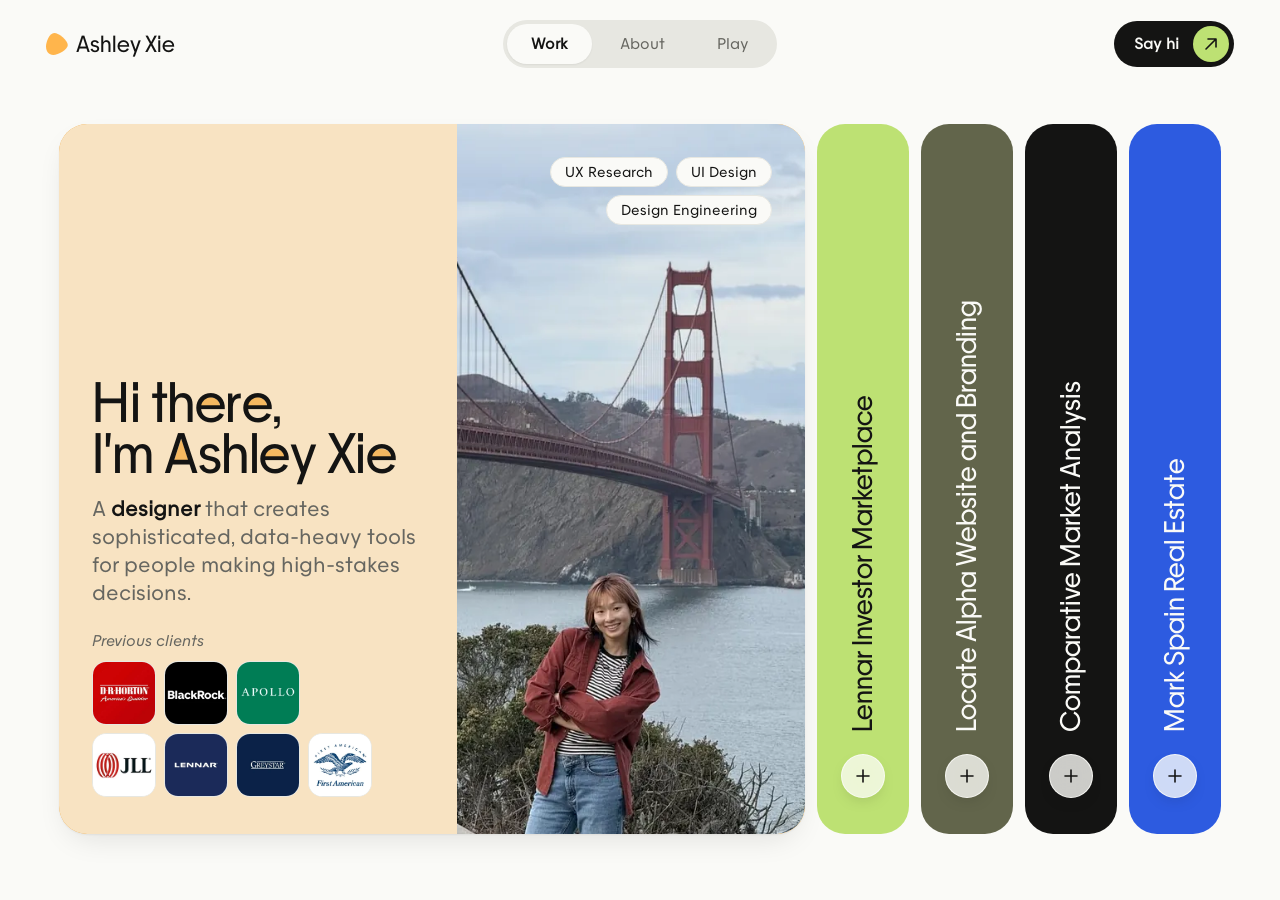
<file: index.html>
<!doctype html>
<html lang="en">
<head>
  <meta charset="utf-8" />
  <meta name="viewport" content="width=device-width, initial-scale=1" />
  <title>Ashley Xie, Designer</title>
  <meta name="description" content="Ashley Xie designs sophisticated, data-heavy tools for people making high-stakes decisions." />
  <link rel="preload" href="fonts/PPFrama-Regular.woff2" as="font" type="font/woff2" crossorigin />
  <link rel="preload" href="fonts/PPFramaText-Regular.woff2" as="font" type="font/woff2" crossorigin />
  <link rel="icon" type="image/svg+xml" href="images/blob.svg" />
  <link rel="icon" type="image/png" sizes="32x32" href="images/favicon-32.png" />
  <link rel="apple-touch-icon" href="images/apple-touch-icon.png" />
  <link rel="stylesheet" href="css/style.css?v=20261125035320" />
  <!-- The loading screen shows once per visit; later page changes skip it so the tab pill can slide -->
  <script>try{if(sessionStorage.getItem('p26-loaded'))document.documentElement.classList.add('no-loader')}catch(e){}</script>
</head>
<body>
  <div class="loader" id="loader" role="status" aria-label="Loading">
    <div class="loader__mark"><img class="loader__blob" src="images/blob.svg" alt="" aria-hidden="true" /><span class="loader__name">Ashley Xie</span></div>
  </div>
  <header class="nav">
    <a class="nav__name" href="./"><img class="nav__star" src="images/blob.svg" alt="" aria-hidden="true" />Ashley Xie</a>
    <nav class="nav__tabs" aria-label="Main">
      <a class="nav__tab is-active" href="./" aria-current="page"><span class="nav__pill" aria-hidden="true"></span><span class="nav__label" style="view-transition-name:nav-work">Work</span></a>
      <a class="nav__tab" href="about/"><span class="nav__label" style="view-transition-name:nav-about">About</span></a>
      <a class="nav__tab" href="play/"><span class="nav__label" style="view-transition-name:nav-play">Play</span></a>
    </nav>
    <a class="nav__cta" href="https://www.linkedin.com/in/ashley-xie/" target="_blank" rel="noopener noreferrer">
      <span>Say hi</span>
      <span class="nav__cta-icon" aria-hidden="true">
        <svg width="18" height="18" viewBox="0 0 18 18" fill="none"><path d="M4 14L14 4M6 4h8v8" stroke="currentColor" stroke-width="1.6" stroke-linecap="round" stroke-linejoin="round"/></svg>
      </span>
    </a>
    <button class="nav__burger" aria-expanded="false" aria-controls="menu" aria-label="Menu">
      <span></span><span></span>
    </button>
    <div class="menu" id="menu" hidden>
      <nav class="menu__links" aria-label="Main">
        <a class="menu__link is-active" href="./" aria-current="page">Work</a>
        <a class="menu__link" href="about/">About</a>
        <a class="menu__link" href="play/">Play</a>
      </nav>
      <a class="menu__cta" href="https://www.linkedin.com/in/ashley-xie/" target="_blank" rel="noopener noreferrer">
        <span>Say hi</span>
        <span class="nav__cta-icon" aria-hidden="true">
          <svg width="18" height="18" viewBox="0 0 18 18" fill="none"><path d="M4 14L14 4M6 4h8v8" stroke="currentColor" stroke-width="1.6" stroke-linecap="round" stroke-linejoin="round"/></svg>
        </span>
      </a>
    </div>
  </header>

  <main>
    <section class="acc" id="work" aria-label="Work">
      <div class="acc__track">

        <article class="strip strip--intro strip--portrait" data-open style="--accent:#F4B860;--on-accent:#141413;--tint:#F8E3C2;--edge:#141413">
          <div class="strip__media"><img class="strip__img" src="images/intro-me-1048.webp" srcset="images/intro-me-700.webp 700w, images/intro-me-1048.webp 1048w" sizes="(max-width: 760px) 100vw, 560px" width="1048" height="1280" fetchpriority="high" alt="Ashley Xie in front of the Golden Gate Bridge" /></div>
          <div class="strip__closed">
            <span class="strip__vt" aria-hidden="true"><span class="strip__vtitle">Introduction</span></span>
            <button class="strip__plus" aria-expanded="true" aria-label="Open 01, Introduction"><span class="strip__pf"></span><svg class="strip__pi" width="16" height="16" viewBox="0 0 16 16"><path d="M8 2v12M2 8h12" stroke="currentColor" stroke-width="1.6" stroke-linecap="round"/></svg></button>
          </div>
          <div class="strip__open">
            <div class="strip__top">
              <ul class="strip__tags">
                <li class="tag" style="--i:0">UX Research</li>
                <li class="tag" style="--i:1">UI Design</li>
                <li class="tag" style="--i:2">Design Engineering</li>
              </ul>
            </div>
            <div class="strip__content">
              <h1 class="strip__title" aria-label="Hi there, I'm Ashley Xie">Hi <span class="nw">th<span class="fill-e">e</span>r<span class="fill-e">e</span>,</span><br>I'm <span class="nw"><span class="fill-A">A</span>shl<span class="fill-e">e</span>y</span> <span class="nw">Xi<span class="fill-e">e</span></span></h1>
              <p class="strip__desc">A <strong>designer</strong> that creates sophisticated, data-heavy tools for people making high-stakes decisions.</p>
              <div class="logos">
                <p class="logos__label">Previous clients</p>
                <ul class="logos__grid" aria-label="Client companies">
                  <li class="logo"><img src="images/logos/drhorton.webp" alt="DR Horton" width="64" height="64" decoding="async" /></li>
                  <li class="logo"><img src="images/logos/blackrock.webp" alt="BlackRock" width="64" height="64" decoding="async" /></li>
                  <li class="logo"><img src="images/logos/apollo.webp" alt="Apollo" width="64" height="64" decoding="async" /></li>
                  <li class="logo"><img src="images/logos/jll.webp" alt="JLL" width="64" height="64" decoding="async" /></li>
                  <li class="logo"><img src="images/logos/lennar.webp" alt="Lennar" width="64" height="64" decoding="async" /></li>
                  <li class="logo"><img src="images/logos/greystar.webp" alt="Greystar" width="64" height="64" decoding="async" /></li>
                  <li class="logo"><img src="images/logos/firstamerican.webp" alt="First American" width="64" height="64" decoding="async" /></li>
                </ul>
              </div>
            </div>
          </div>
        </article>

        <article class="strip strip--shot" id="lennar" style="--accent:#BDE173;--on-accent:#141413;--tint:#E2F0C2;--edge:#141413">
          <div class="strip__media"><div class="strip__frame strip__frame--whole" style="--pos:0% 0%;--zoom:1.45"><video class="strip__img" poster="images/cards/lennar-poster.webp" data-card-mp4="images/cards/lennar.mp4" data-card-mp4-sm="images/cards/lennar-sm.mp4" muted loop playsinline preload="none" aria-hidden="true"></video></div></div>
          <div class="strip__closed">
            <span class="strip__vt" aria-hidden="true"><span class="strip__vtitle">Lennar Investor Marketplace</span></span>
            <button class="strip__plus" aria-expanded="false" aria-label="Open 02, Lennar Investor Marketplace"><span class="strip__pf"></span><svg class="strip__pi" width="16" height="16" viewBox="0 0 16 16"><path d="M8 2v12M2 8h12" stroke="currentColor" stroke-width="1.6" stroke-linecap="round"/></svg></button>
          </div>
          <div class="strip__open">
            <div class="strip__top">
              <ul class="strip__tags">
                <li class="tag" style="--i:0">B2C</li>
                <li class="tag" style="--i:1">Live</li>
              </ul>
            </div>
            <div class="strip__content">
              <h2 class="strip__title">Lennar Investor Marketplace</h2>
              <p class="strip__desc">6,500+ users and about $300M in accumulated offer value on a marketplace for real estate investors.</p>
              <a class="cta" href="lennar/">
                <span>View case study</span>
                <svg width="20" height="20" viewBox="0 0 20 20" fill="none"><path d="M3 10h14M11 4l6 6-6 6" stroke="currentColor" stroke-width="1.7" stroke-linecap="round" stroke-linejoin="round"/></svg>
              </a>
            </div>
          </div>
        </article>

        <article class="strip strip--shot" style="--accent:#62654B;--on-accent:#FAFAF7;--tint:#E2E8CF;--edge:#62654B">
          <div class="strip__media"><div class="strip__frame strip__frame--whole" style="--pos:45% 12%;--zoom:1.25"><video class="strip__img" poster="images/cards/locate-alpha-poster.webp" data-card-mp4="images/cards/locate-alpha.mp4" data-card-mp4-sm="images/cards/locate-alpha-sm.mp4" muted loop playsinline preload="none" aria-hidden="true"></video></div></div>
          <div class="strip__closed">
            <span class="strip__vt" aria-hidden="true"><span class="strip__vtitle">Locate Alpha Website and Branding</span></span>
            <button class="strip__plus" aria-expanded="false" aria-label="Open 03, Locate Alpha Website and Branding"><span class="strip__pf"></span><svg class="strip__pi" width="16" height="16" viewBox="0 0 16 16"><path d="M8 2v12M2 8h12" stroke="currentColor" stroke-width="1.6" stroke-linecap="round"/></svg></button>
          </div>
          <div class="strip__open">
            <div class="strip__top">
              <ul class="strip__tags">
                <li class="tag" style="--i:0">Branding</li>
                <li class="tag" style="--i:1">Web design</li>
              </ul>
            </div>
            <div class="strip__content">
              <h2 class="strip__title">Locate Alpha Website and Branding</h2>
              <p class="strip__desc">Brand storytelling for a real estate analytics startup, now drawing 1,100+ monthly visitors.</p>
              <a class="cta" href="locate-alpha/">
                <span>View case study</span>
                <svg width="20" height="20" viewBox="0 0 20 20" fill="none"><path d="M3 10h14M11 4l6 6-6 6" stroke="currentColor" stroke-width="1.7" stroke-linecap="round" stroke-linejoin="round"/></svg>
              </a>
            </div>
          </div>
        </article>

        <article class="strip strip--shot" style="--accent:#141413;--on-accent:#FAFAF7;--tint:#E8E8E5;--edge:#141413;--fill:#2D5BE0">
          <div class="strip__media"><div class="strip__frame strip__frame--whole" style="--pos:0% 0%;--zoom:1.4"><video class="strip__img" poster="images/cards/cma-poster.webp" data-card-mp4="images/cards/cma.mp4" data-card-mp4-sm="images/cards/cma-sm.mp4" muted loop playsinline preload="none" aria-hidden="true"></video></div></div>
          <div class="strip__closed">
            <span class="strip__vt" aria-hidden="true"><span class="strip__vtitle">Comparative Market Analysis</span></span>
            <button class="strip__plus" aria-expanded="false" aria-label="Open 04, Comparative Market Analysis"><span class="strip__pf"></span><svg class="strip__pi" width="16" height="16" viewBox="0 0 16 16"><path d="M8 2v12M2 8h12" stroke="currentColor" stroke-width="1.6" stroke-linecap="round"/></svg></button>
          </div>
          <div class="strip__open">
            <div class="strip__top">
              <ul class="strip__tags">
                <li class="tag" style="--i:0">B2B</li>
                <li class="tag" style="--i:1">Live</li>
              </ul>
            </div>
            <div class="strip__content">
              <h2 class="strip__title">Comparative Market Analysis</h2>
              <p class="strip__desc">Cleaning up a bloated B2B platform without breaking power users’ muscle memory.</p>
              <a class="cta" href="cma/">
                <span>View case study</span>
                <svg width="20" height="20" viewBox="0 0 20 20" fill="none"><path d="M3 10h14M11 4l6 6-6 6" stroke="currentColor" stroke-width="1.7" stroke-linecap="round" stroke-linejoin="round"/></svg>
              </a>
            </div>
          </div>
        </article>

        <article class="strip strip--shot" style="--accent:#2D5BE0;--on-accent:#FAFAF7;--tint:#DCE6FC;--edge:#2D5BE0">
          <div class="strip__media"><div class="strip__frame strip__frame--whole" style="--pos:0% 0%;--zoom:1.4"><video class="strip__img" poster="images/cards/mark-spain-poster.webp" data-card-mp4="images/cards/mark-spain.mp4" data-card-mp4-sm="images/cards/mark-spain-sm.mp4" muted loop playsinline preload="none" aria-hidden="true"></video></div></div>
          <div class="strip__closed">
            <span class="strip__vt" aria-hidden="true"><span class="strip__vtitle">Mark Spain Real Estate</span></span>
            <button class="strip__plus" aria-expanded="false" aria-label="Open 05, Mark Spain Real Estate"><span class="strip__pf"></span><svg class="strip__pi" width="16" height="16" viewBox="0 0 16 16"><path d="M8 2v12M2 8h12" stroke="currentColor" stroke-width="1.6" stroke-linecap="round"/></svg></button>
          </div>
          <div class="strip__open">
            <div class="strip__top">
              <ul class="strip__tags">
                <li class="tag" style="--i:0">B2B</li>
              </ul>
            </div>
            <div class="strip__content">
              <h2 class="strip__title">Mark Spain Real Estate</h2>
              <p class="strip__desc">A closed B2B marketplace built to carry 50,000+ listings.</p>
              <a class="cta" href="mark-spain/">
                <span>View case study</span>
                <svg width="20" height="20" viewBox="0 0 20 20" fill="none"><path d="M3 10h14M11 4l6 6-6 6" stroke="currentColor" stroke-width="1.7" stroke-linecap="round" stroke-linejoin="round"/></svg>
              </a>
            </div>
          </div>
        </article>

      </div>
    </section>
  </main>

  <script src="js/main.js?v=20261125035320"></script>
</body>
</html>
</file>
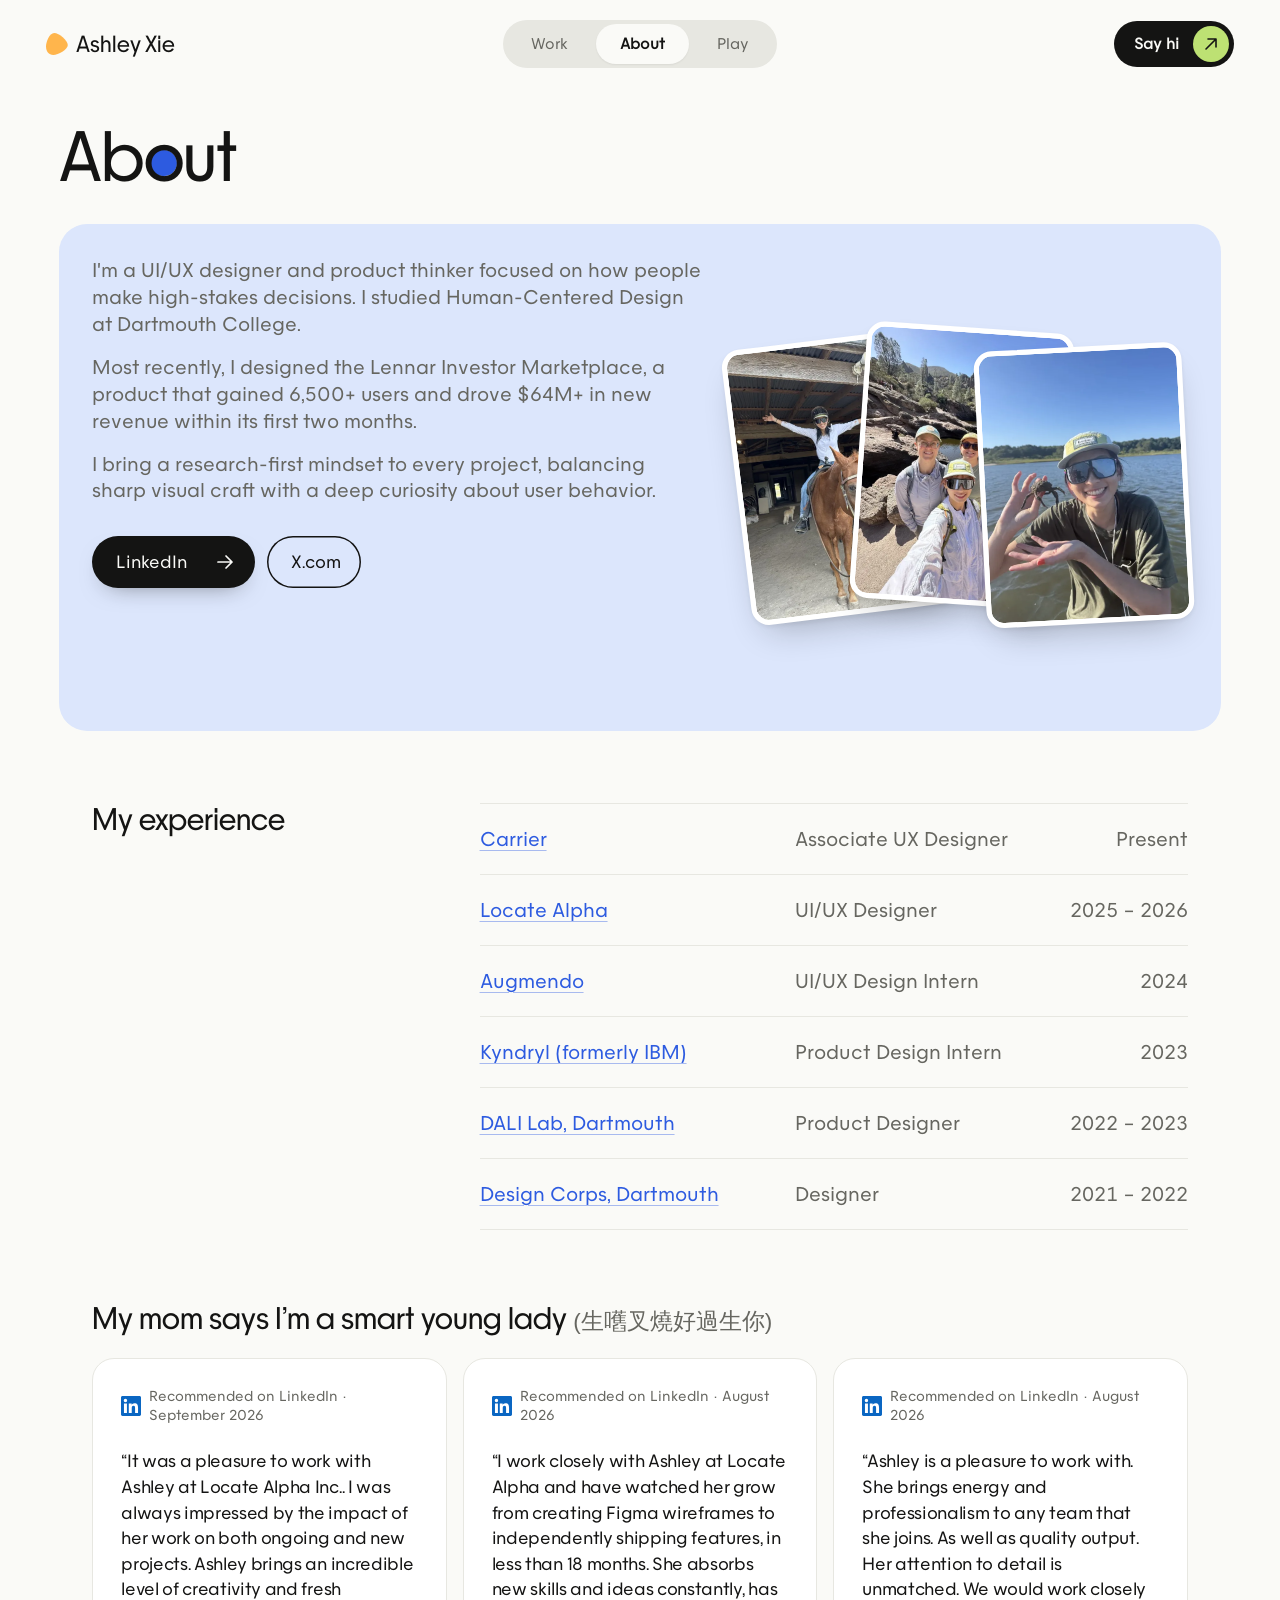
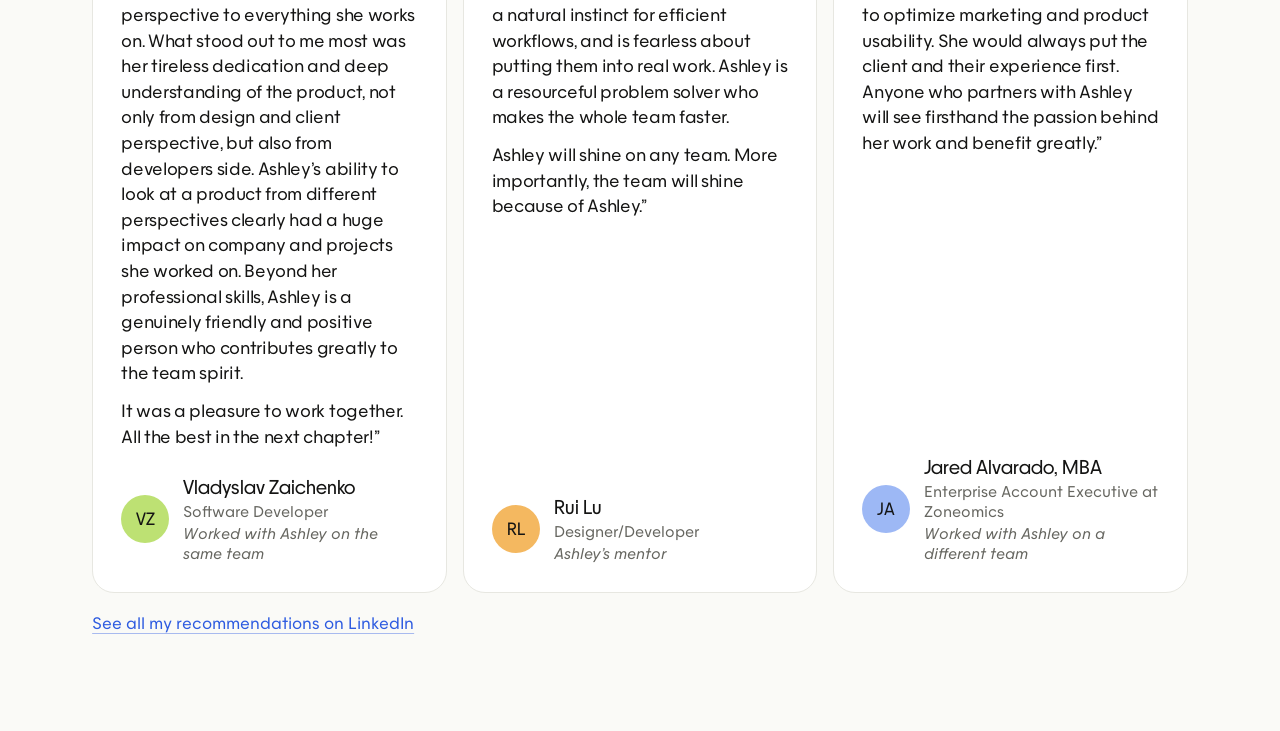
<file: about/index.html>
<!doctype html>
<html lang="en">
<head>
  <meta charset="utf-8" />
  <meta name="viewport" content="width=device-width, initial-scale=1" />
  <title>About, Ashley Xie</title>
  <meta name="description" content="Ashley Xie is a UI/UX designer and product thinker focused on how people make high-stakes decisions." />
  <link rel="preload" href="../fonts/PPFrama-Regular.woff2" as="font" type="font/woff2" crossorigin />
  <link rel="preload" href="../fonts/PPFramaText-Regular.woff2" as="font" type="font/woff2" crossorigin />
  <link rel="icon" type="image/svg+xml" href="../images/blob.svg" />
  <link rel="icon" type="image/png" sizes="32x32" href="../images/favicon-32.png" />
  <link rel="apple-touch-icon" href="../images/apple-touch-icon.png" />
  <link rel="stylesheet" href="../css/style.css?v=20261125035320" />
  <!-- The loading screen shows once per visit; later page changes skip it so the tab pill can slide -->
  <script>try{if(sessionStorage.getItem('p26-loaded'))document.documentElement.classList.add('no-loader')}catch(e){}</script>
</head>
<body>
  <div class="loader" id="loader" role="status" aria-label="Loading">
    <div class="loader__mark"><img class="loader__blob" src="../images/blob.svg" alt="" aria-hidden="true" /><span class="loader__name">Ashley Xie</span></div>
  </div>
  <header class="nav">
    <a class="nav__name" href="../"><img class="nav__star" src="../images/blob.svg" alt="" aria-hidden="true" />Ashley Xie</a>
    <nav class="nav__tabs" aria-label="Main">
      <a class="nav__tab" href="../"><span class="nav__label" style="view-transition-name:nav-work">Work</span></a>
      <a class="nav__tab is-active" href="./" aria-current="page"><span class="nav__pill" aria-hidden="true"></span><span class="nav__label" style="view-transition-name:nav-about">About</span></a>
      <a class="nav__tab" href="../play/"><span class="nav__label" style="view-transition-name:nav-play">Play</span></a>
    </nav>
    <a class="nav__cta" href="https://www.linkedin.com/in/ashley-xie/" target="_blank" rel="noopener noreferrer">
      <span>Say hi</span>
      <span class="nav__cta-icon" aria-hidden="true">
        <svg width="18" height="18" viewBox="0 0 18 18" fill="none"><path d="M4 14L14 4M6 4h8v8" stroke="currentColor" stroke-width="1.6" stroke-linecap="round" stroke-linejoin="round"/></svg>
      </span>
    </a>
    <button class="nav__burger" aria-expanded="false" aria-controls="menu" aria-label="Menu">
      <span></span><span></span>
    </button>
    <div class="menu" id="menu" hidden>
      <nav class="menu__links" aria-label="Main">
        <a class="menu__link" href="../">Work</a>
        <a class="menu__link is-active" href="./" aria-current="page">About</a>
        <a class="menu__link" href="../play/">Play</a>
      </nav>
      <a class="menu__cta" href="https://www.linkedin.com/in/ashley-xie/" target="_blank" rel="noopener noreferrer">
        <span>Say hi</span>
        <span class="nav__cta-icon" aria-hidden="true">
          <svg width="18" height="18" viewBox="0 0 18 18" fill="none"><path d="M4 14L14 4M6 4h8v8" stroke="currentColor" stroke-width="1.6" stroke-linecap="round" stroke-linejoin="round"/></svg>
        </span>
      </a>
    </div>
  </header>

  <main class="about">
    <h1 class="about__title" aria-label="About">Ab<span class="fill-o">o</span>ut</h1>
    <section class="about__card" aria-label="Bio">
      <div class="about__bio">
        <p class="about__text">I'm a UI/UX designer and product thinker focused on how people make high-stakes decisions. I studied Human-Centered Design at Dartmouth College.</p>
        <p class="about__text">Most recently, I designed the Lennar Investor Marketplace, a product that gained 6,500+ users and drove $64M+ in new revenue within its first two months.</p>
        <p class="about__text">I bring a research-first mindset to every project, balancing sharp visual craft with a deep curiosity about user behavior.</p>
        <div class="about__actions">
          <a class="cta" href="https://www.linkedin.com/in/ashley-xie/" target="_blank" rel="noopener noreferrer">
            <span>LinkedIn</span>
            <svg width="20" height="20" viewBox="0 0 20 20" fill="none"><path d="M3 10h14M11 4l6 6-6 6" stroke="currentColor" stroke-width="1.7" stroke-linecap="round" stroke-linejoin="round"/></svg>
          </a>
          <a class="cta cta--ghost" href="https://x.com/ashleyjxie" target="_blank" rel="noopener noreferrer"><span>X.com</span></a>
        </div>
      </div>
      <div class="about__fan">
        <figure class="about__snap about__snap--1"><img src="../images/about/photo1.webp" width="600" height="800" fetchpriority="high" alt="Ashley on horseback in a barn, arms out" /></figure>
        <figure class="about__snap about__snap--2"><img src="../images/about/photo3.webp" width="600" height="800" decoding="async" alt="Ashley taking a hiking selfie with two friends" /></figure>
        <figure class="about__snap about__snap--3"><img src="../images/about/photo4.webp" width="600" height="800" decoding="async" alt="Ashley in sunglasses holding up a small crab by a lake" /></figure>
      </div>
    </section>


    <section class="exp" aria-label="My experience">
      <div class="exp__intro">
        <h2 class="exp__blurb">My experience</h2>
      </div>
      <ul class="exp__list">
        <li class="exp__row"><a class="exp__company" href="https://www.carrier.com/" target="_blank" rel="noopener noreferrer">Carrier</a><span class="exp__role">Associate UX Designer</span><span class="exp__date">Present</span></li>
        <li class="exp__row"><a class="exp__company" href="https://locatealpha.com/" target="_blank" rel="noopener noreferrer">Locate Alpha</a><span class="exp__role">UI/UX Designer</span><span class="exp__date">2025 – 2026</span></li>
        <li class="exp__row"><a class="exp__company" href="https://augmendo.com/" target="_blank" rel="noopener noreferrer">Augmendo</a><span class="exp__role">UI/UX Design Intern</span><span class="exp__date">2024</span></li>
        <li class="exp__row"><a class="exp__company" href="https://www.kyndryl.com/" target="_blank" rel="noopener noreferrer">Kyndryl (formerly IBM)</a><span class="exp__role">Product Design Intern</span><span class="exp__date">2023</span></li>
        <li class="exp__row"><a class="exp__company" href="https://dali.dartmouth.edu/" target="_blank" rel="noopener noreferrer">DALI Lab, Dartmouth</a><span class="exp__role">Product Designer</span><span class="exp__date">2022 – 2023</span></li>
        <li class="exp__row"><a class="exp__company" href="https://home.dartmouth.edu/news/2024/03/design-corps-teams-tackle-dartmouth-projects" target="_blank" rel="noopener noreferrer">Design Corps, Dartmouth</a><span class="exp__role">Designer</span><span class="exp__date">2021 – 2022</span></li>
      </ul>
    </section>
    <section class="recs" aria-labelledby="recs-h">
      <h2 class="recs__h" id="recs-h">My mom says I’m a smart young lady <span class="recs__yue" lang="yue-Hant">(生嚿叉燒好過生你)</span></h2>
      <ul class="recs__list">
        <li class="recs__card">
          <p class="recs__src"><svg class="recs__li" viewBox="0 0 24 24" width="20" height="20" aria-hidden="true"><path fill="#0A66C2" d="M20.45 20.45h-3.56v-5.57c0-1.33-.02-3.04-1.85-3.04-1.85 0-2.14 1.45-2.14 2.94v5.67H9.35V9h3.41v1.56h.05c.48-.9 1.64-1.85 3.37-1.85 3.6 0 4.27 2.37 4.27 5.46v6.28zM5.34 7.43a2.06 2.06 0 1 1 0-4.13 2.06 2.06 0 0 1 0 4.13zM7.12 20.45H3.56V9h3.56v11.45zM22.22 0H1.77C.79 0 0 .77 0 1.73v20.54C0 23.23.79 24 1.77 24h20.45c.98 0 1.78-.77 1.78-1.73V1.73C24 .77 23.2 0 22.22 0z"/></svg><span>Recommended on LinkedIn · September 2026</span></p>
          <blockquote class="recs__quote"><p>It was a pleasure to work with Ashley at Locate Alpha Inc.. I was always impressed by the impact of her work on both ongoing and new projects. Ashley brings an incredible level of creativity and fresh perspective to everything she works on. What stood out to me most was her tireless dedication and deep understanding of the product, not only from design and client perspective, but also from developers side. Ashley’s ability to look at a product from different perspectives clearly had a huge impact on company and projects she worked on. Beyond her professional skills, Ashley is a genuinely friendly and positive person who contributes greatly to the team spirit.</p><p>It was a pleasure to work together. All the best in the next chapter!</p></blockquote>
          <div class="recs__who"><span class="recs__avatar" style="--av:#BDE173" aria-hidden="true">VZ</span><span><strong class="recs__name">Vladyslav Zaichenko</strong><span class="recs__role">Software Developer</span><span class="recs__rel">Worked with Ashley on the same team</span></span></div>
        </li>
        <li class="recs__card">
          <p class="recs__src"><svg class="recs__li" viewBox="0 0 24 24" width="20" height="20" aria-hidden="true"><path fill="#0A66C2" d="M20.45 20.45h-3.56v-5.57c0-1.33-.02-3.04-1.85-3.04-1.85 0-2.14 1.45-2.14 2.94v5.67H9.35V9h3.41v1.56h.05c.48-.9 1.64-1.85 3.37-1.85 3.6 0 4.27 2.37 4.27 5.46v6.28zM5.34 7.43a2.06 2.06 0 1 1 0-4.13 2.06 2.06 0 0 1 0 4.13zM7.12 20.45H3.56V9h3.56v11.45zM22.22 0H1.77C.79 0 0 .77 0 1.73v20.54C0 23.23.79 24 1.77 24h20.45c.98 0 1.78-.77 1.78-1.73V1.73C24 .77 23.2 0 22.22 0z"/></svg><span>Recommended on LinkedIn · August 2026</span></p>
          <blockquote class="recs__quote"><p>I work closely with Ashley at Locate Alpha and have watched her grow from creating Figma wireframes to independently shipping features, in less than 18 months. She absorbs new skills and ideas constantly, has a natural instinct for efficient workflows, and is fearless about putting them into real work. Ashley is a resourceful problem solver who makes the whole team faster.</p><p>Ashley will shine on any team. More importantly, the team will shine because of Ashley.</p></blockquote>
          <div class="recs__who"><span class="recs__avatar" style="--av:#F4B860" aria-hidden="true">RL</span><span><strong class="recs__name">Rui Lu</strong><span class="recs__role">Designer/Developer</span><span class="recs__rel">Ashley’s mentor</span></span></div>
        </li>
        <li class="recs__card">
          <p class="recs__src"><svg class="recs__li" viewBox="0 0 24 24" width="20" height="20" aria-hidden="true"><path fill="#0A66C2" d="M20.45 20.45h-3.56v-5.57c0-1.33-.02-3.04-1.85-3.04-1.85 0-2.14 1.45-2.14 2.94v5.67H9.35V9h3.41v1.56h.05c.48-.9 1.64-1.85 3.37-1.85 3.6 0 4.27 2.37 4.27 5.46v6.28zM5.34 7.43a2.06 2.06 0 1 1 0-4.13 2.06 2.06 0 0 1 0 4.13zM7.12 20.45H3.56V9h3.56v11.45zM22.22 0H1.77C.79 0 0 .77 0 1.73v20.54C0 23.23.79 24 1.77 24h20.45c.98 0 1.78-.77 1.78-1.73V1.73C24 .77 23.2 0 22.22 0z"/></svg><span>Recommended on LinkedIn · August 2026</span></p>
          <blockquote class="recs__quote"><p>Ashley is a pleasure to work with. She brings energy and professionalism to any team that she joins. As well as quality output. Her attention to detail is unmatched. We would work closely to optimize marketing and product usability. She would always put the client and their experience first. Anyone who partners with Ashley will see firsthand the passion behind her work and benefit greatly.</p></blockquote>
          <div class="recs__who"><span class="recs__avatar" style="--av:#9DB8F5" aria-hidden="true">JA</span><span><strong class="recs__name">Jared Alvarado, MBA</strong><span class="recs__role">Enterprise Account Executive at Zoneomics</span><span class="recs__rel">Worked with Ashley on a different team</span></span></div>
        </li>
      </ul>
      <a class="recs__more" href="https://www.linkedin.com/in/ashley-xie/details/recommendations/" target="_blank" rel="noopener noreferrer">See all my recommendations on LinkedIn</a>
    </section>
  </main>

  <script src="../js/main.js?v=20261125035320"></script>
</body>
</html>
</file>
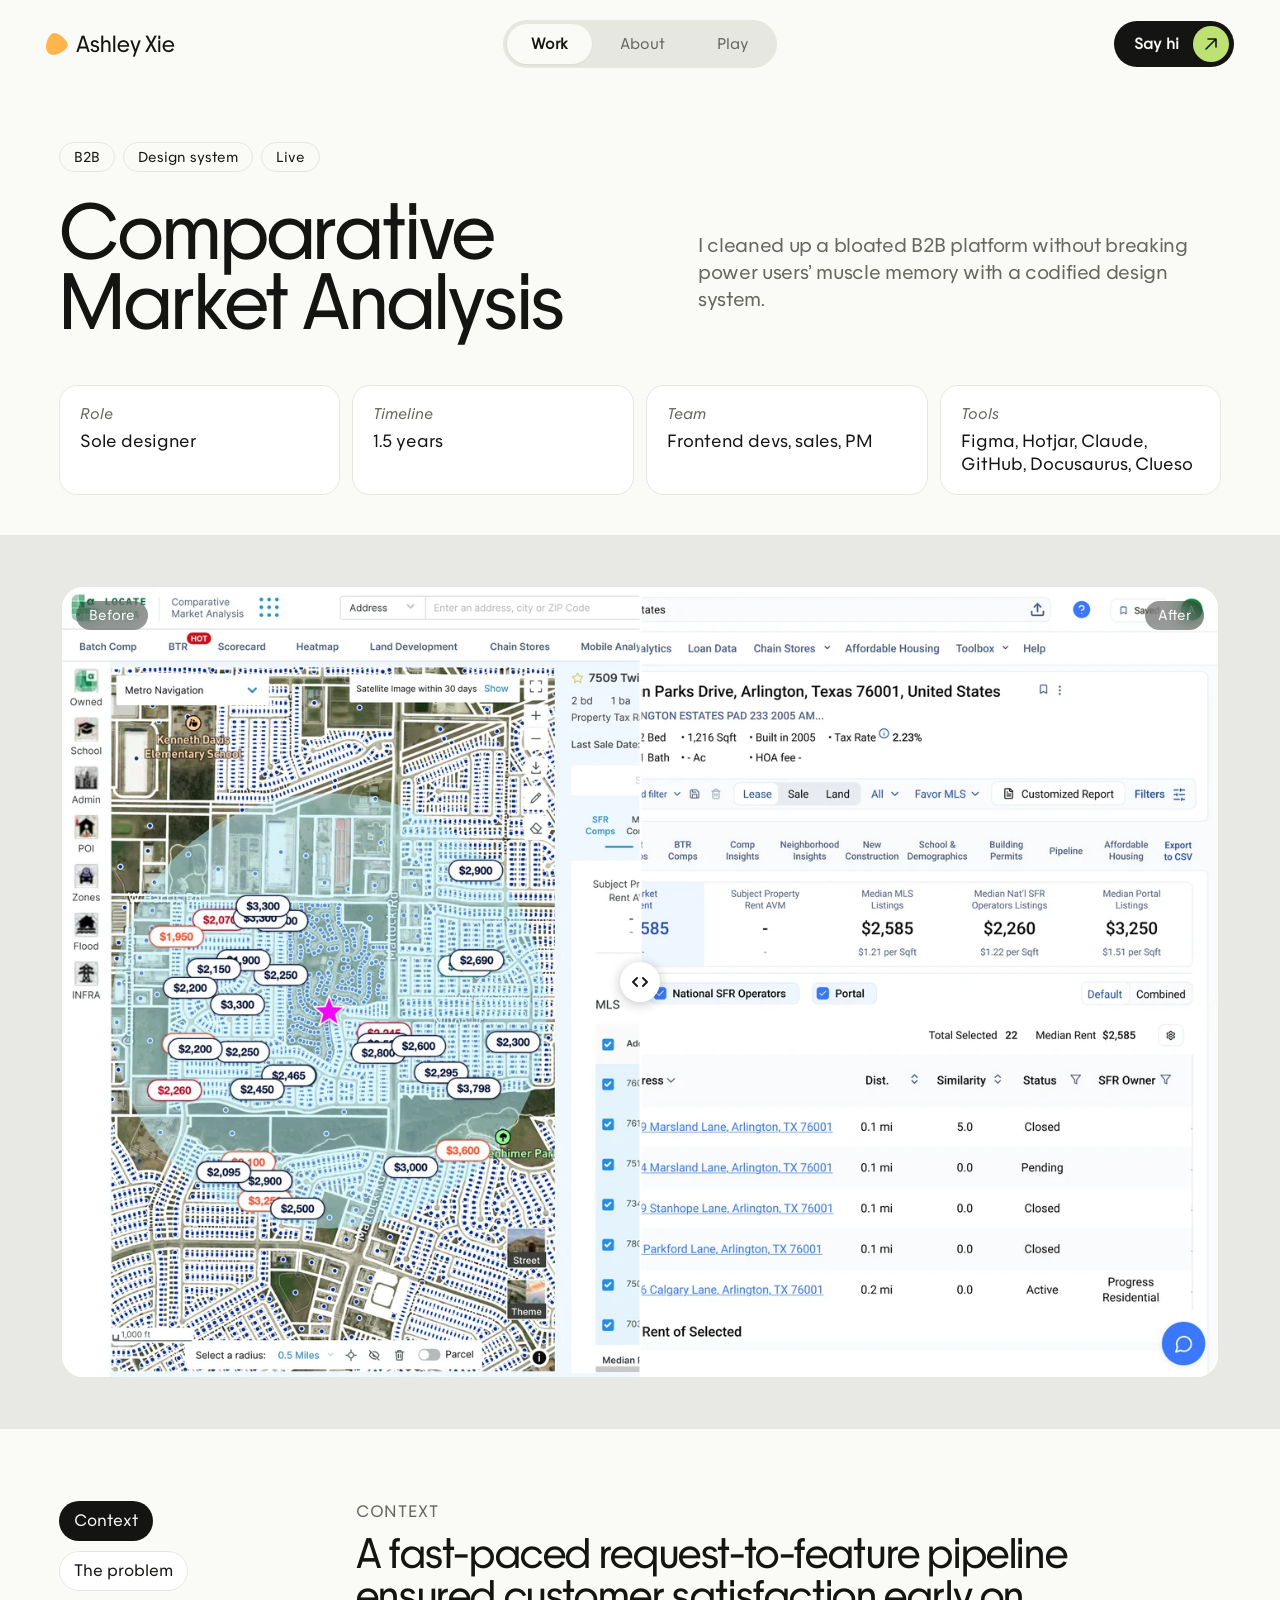
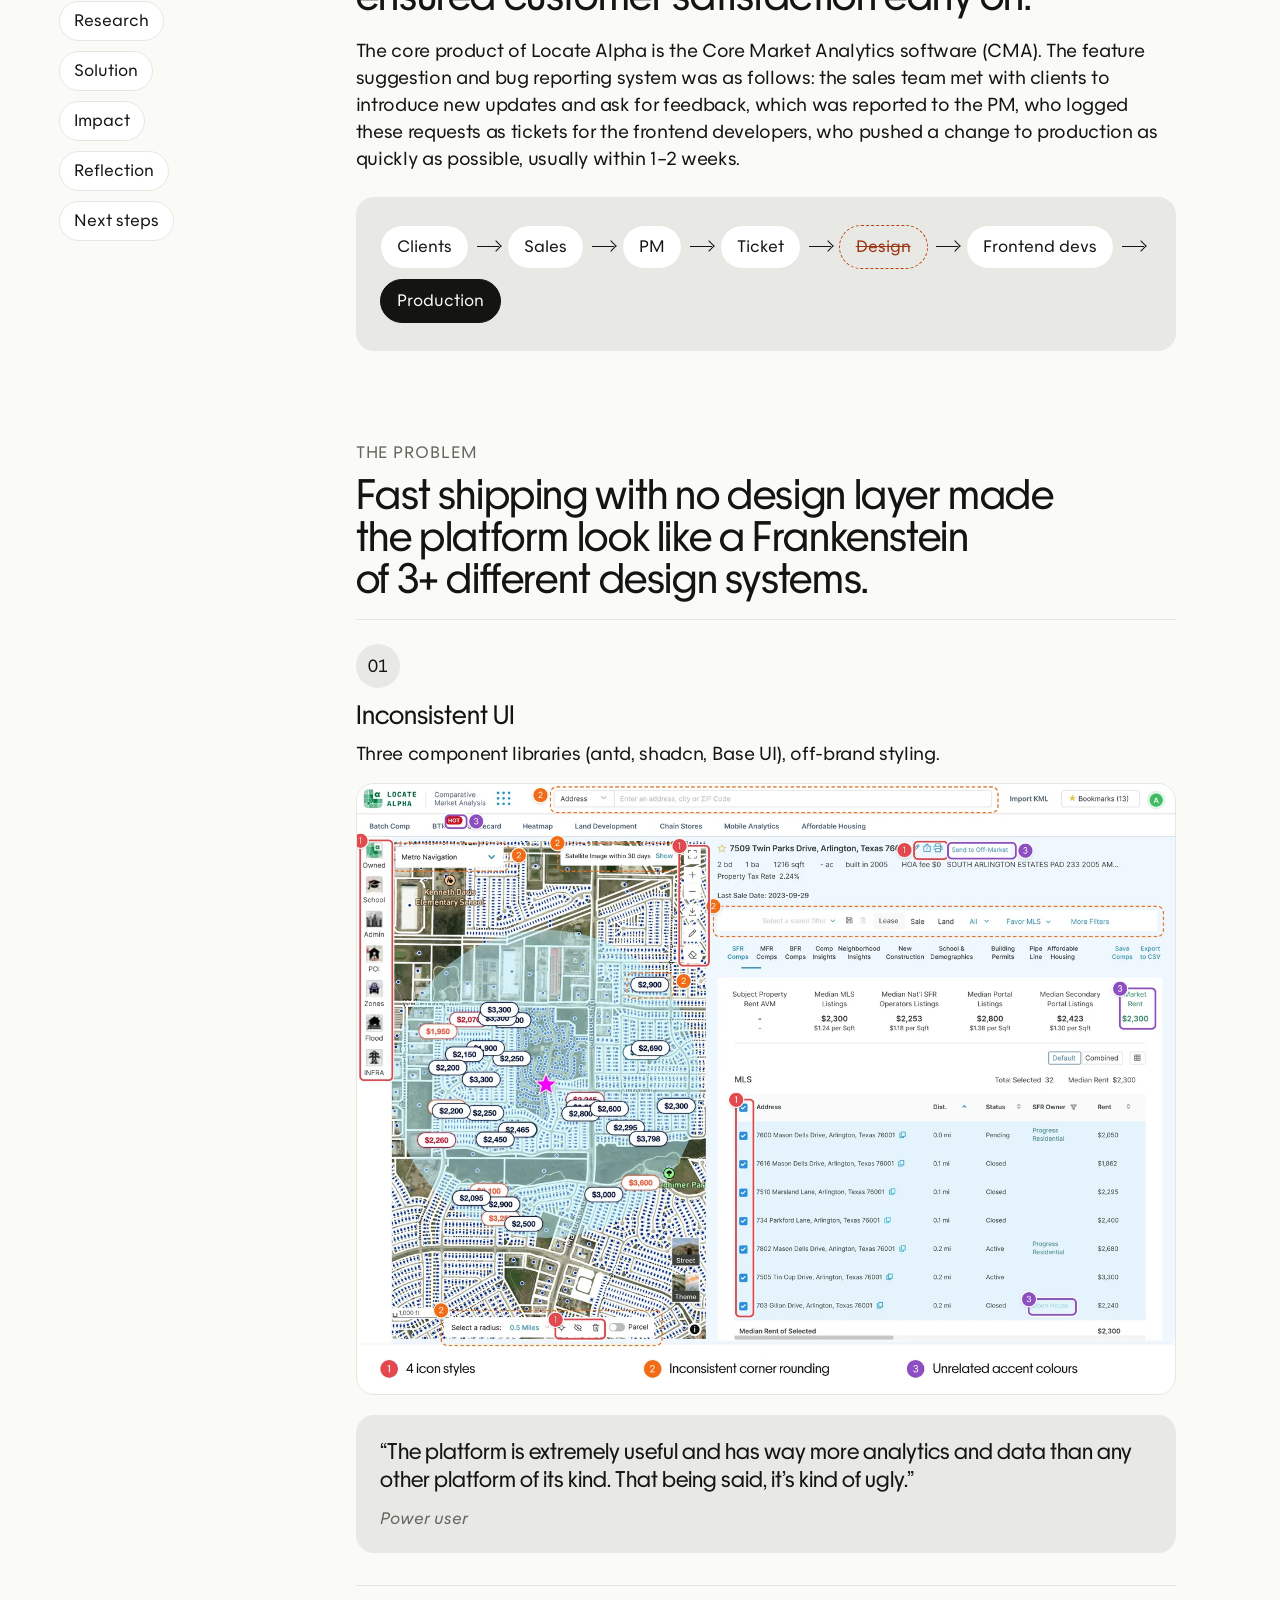
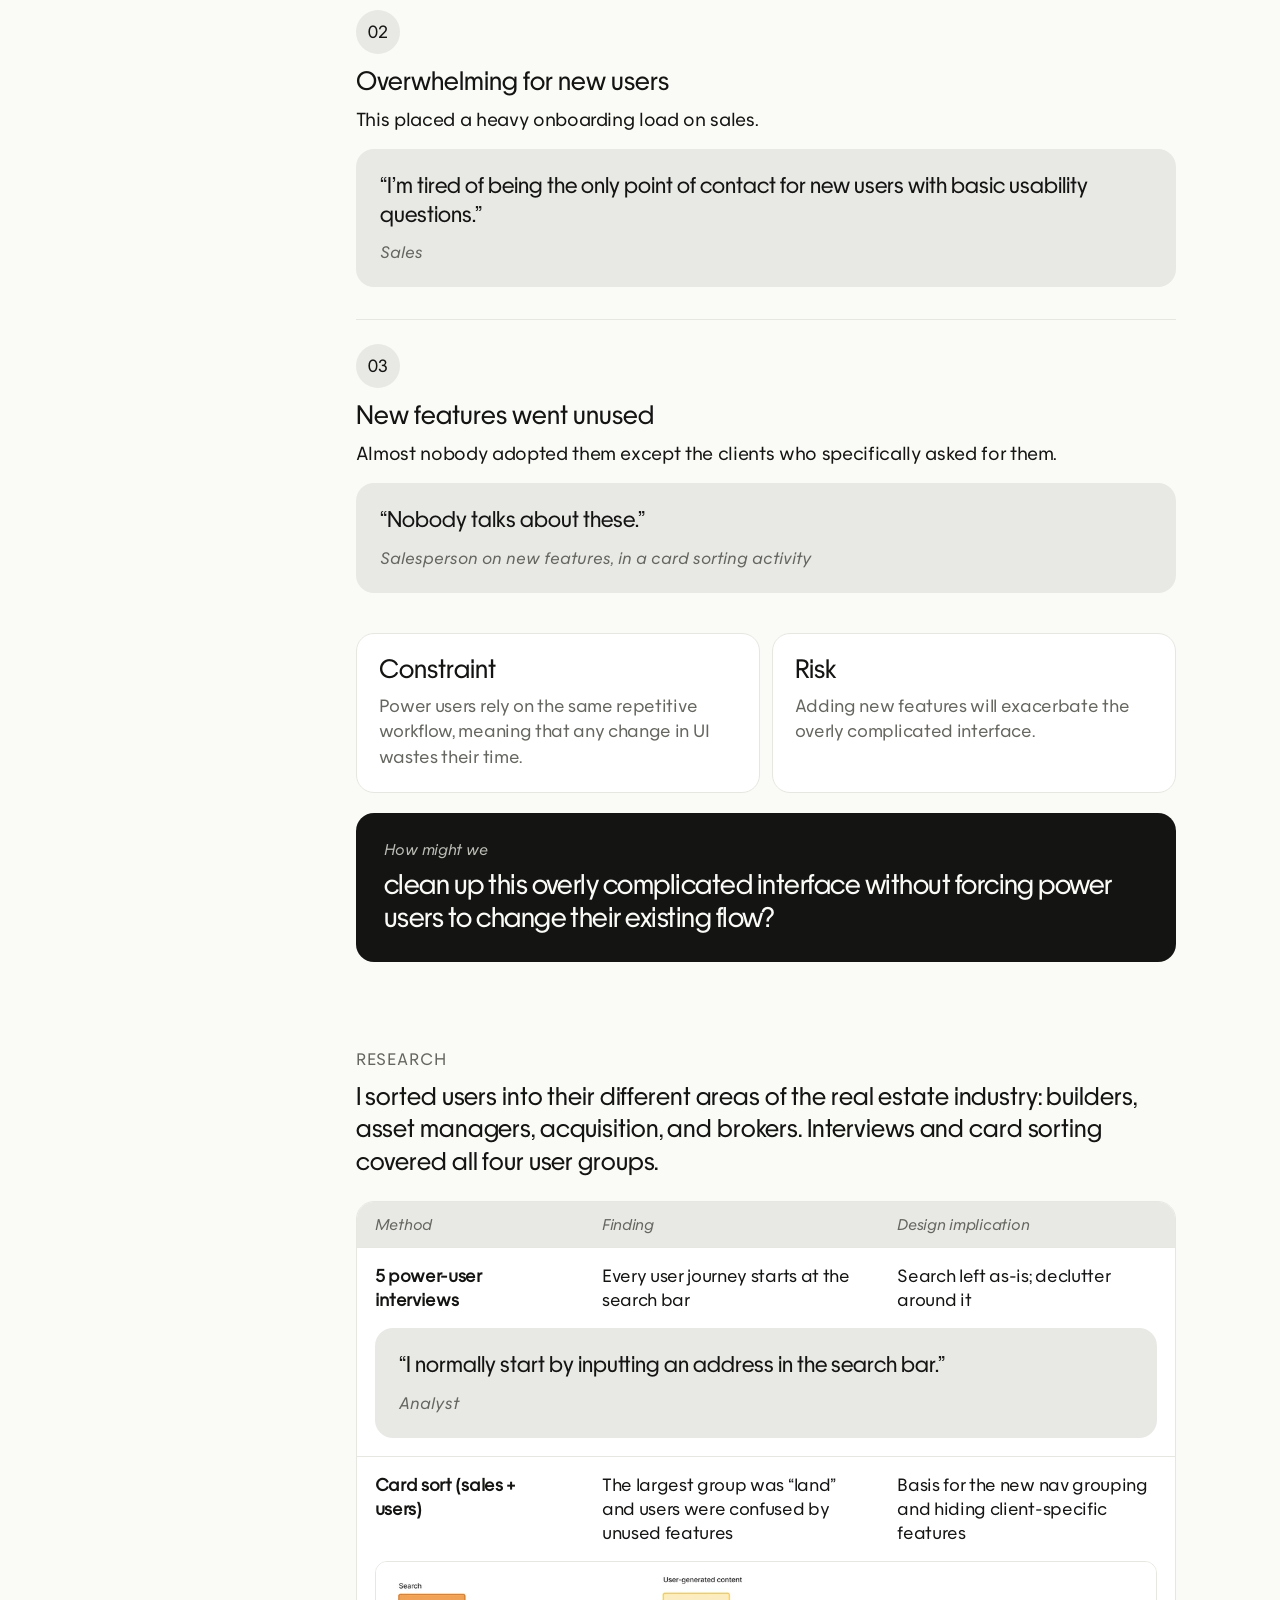
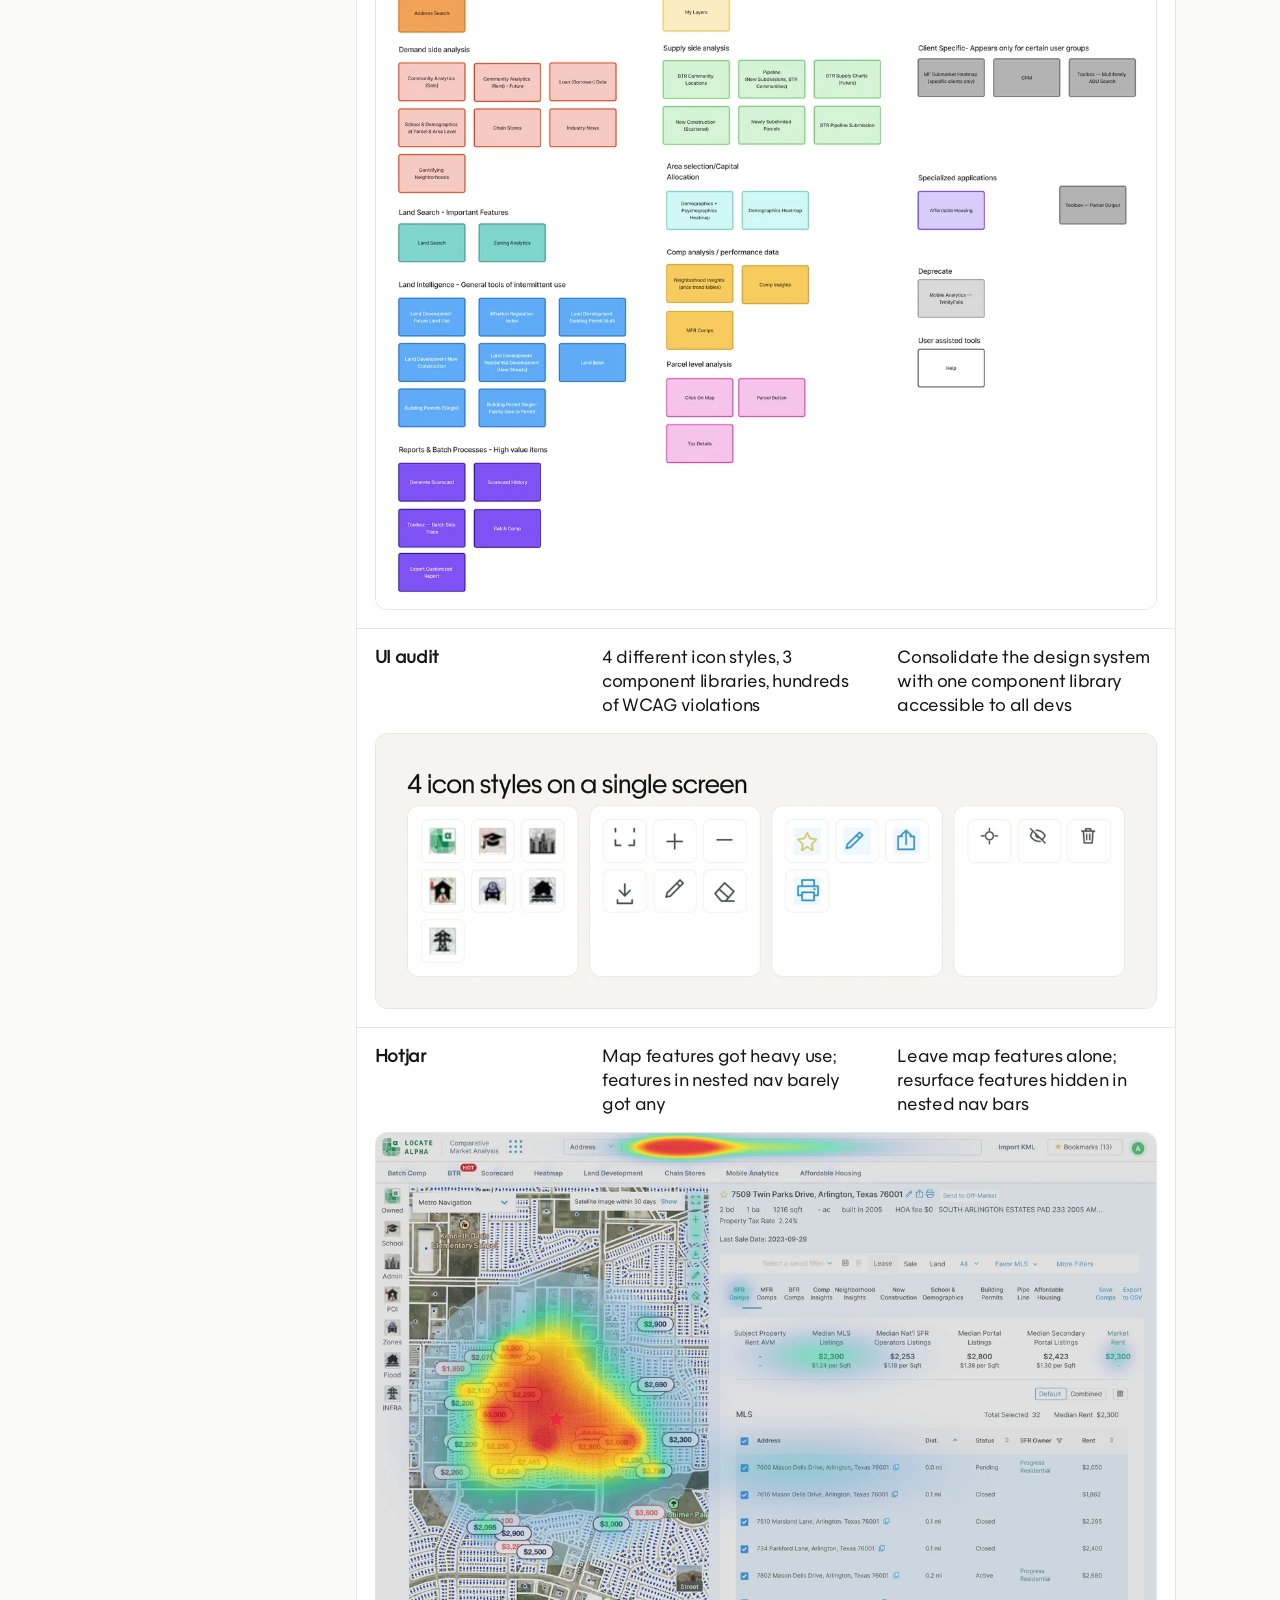
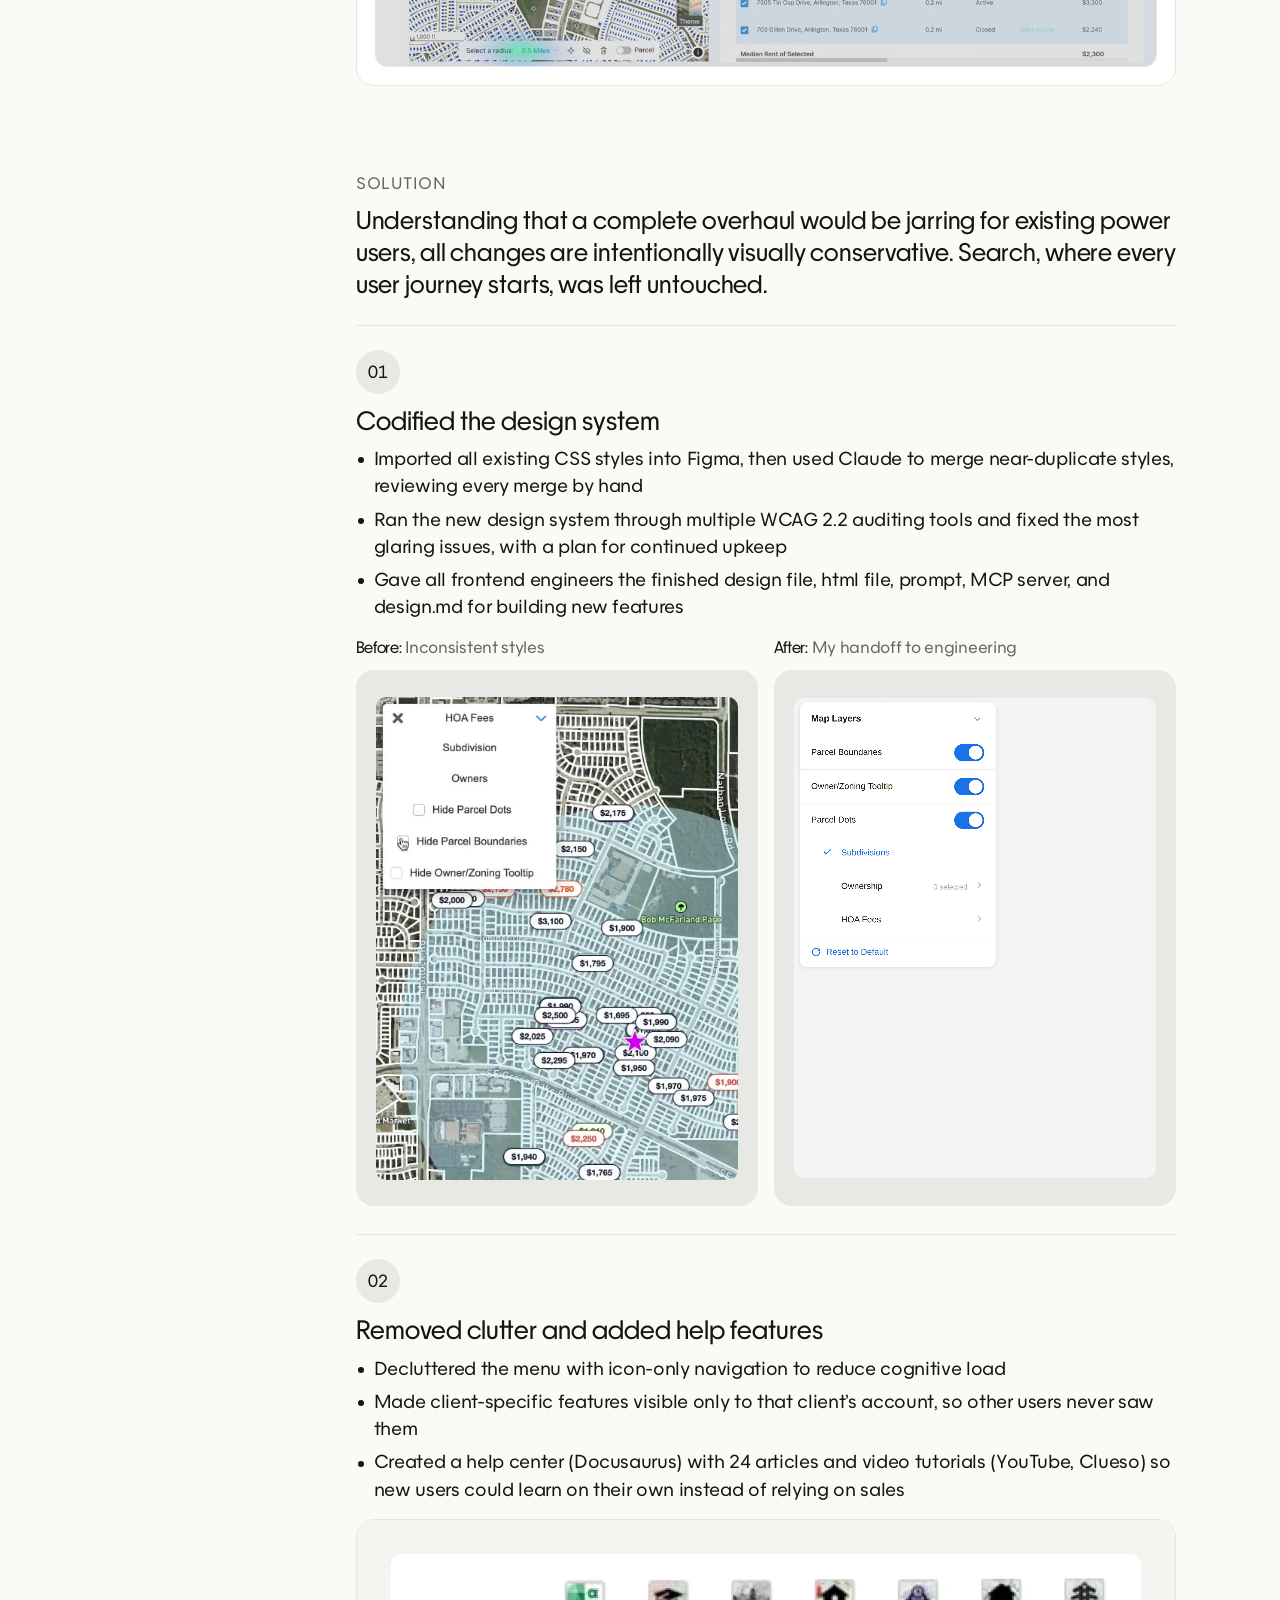
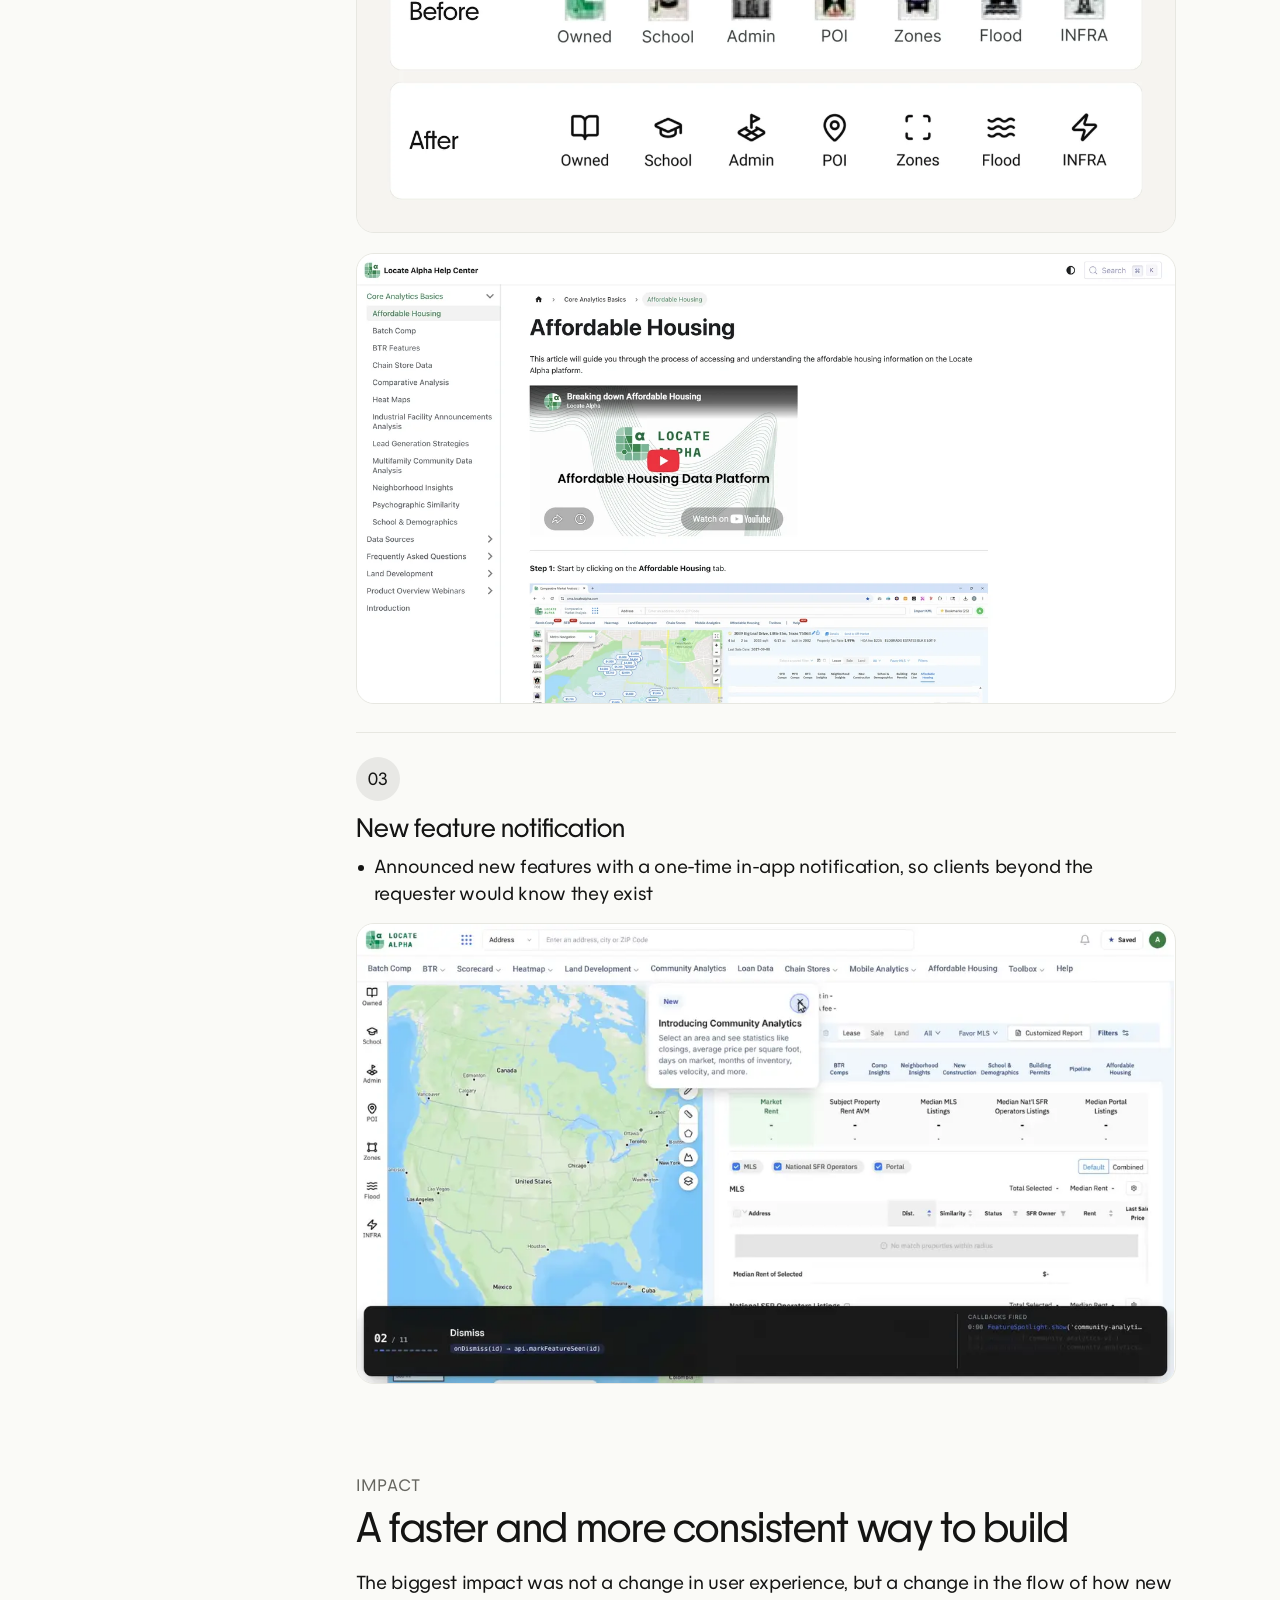
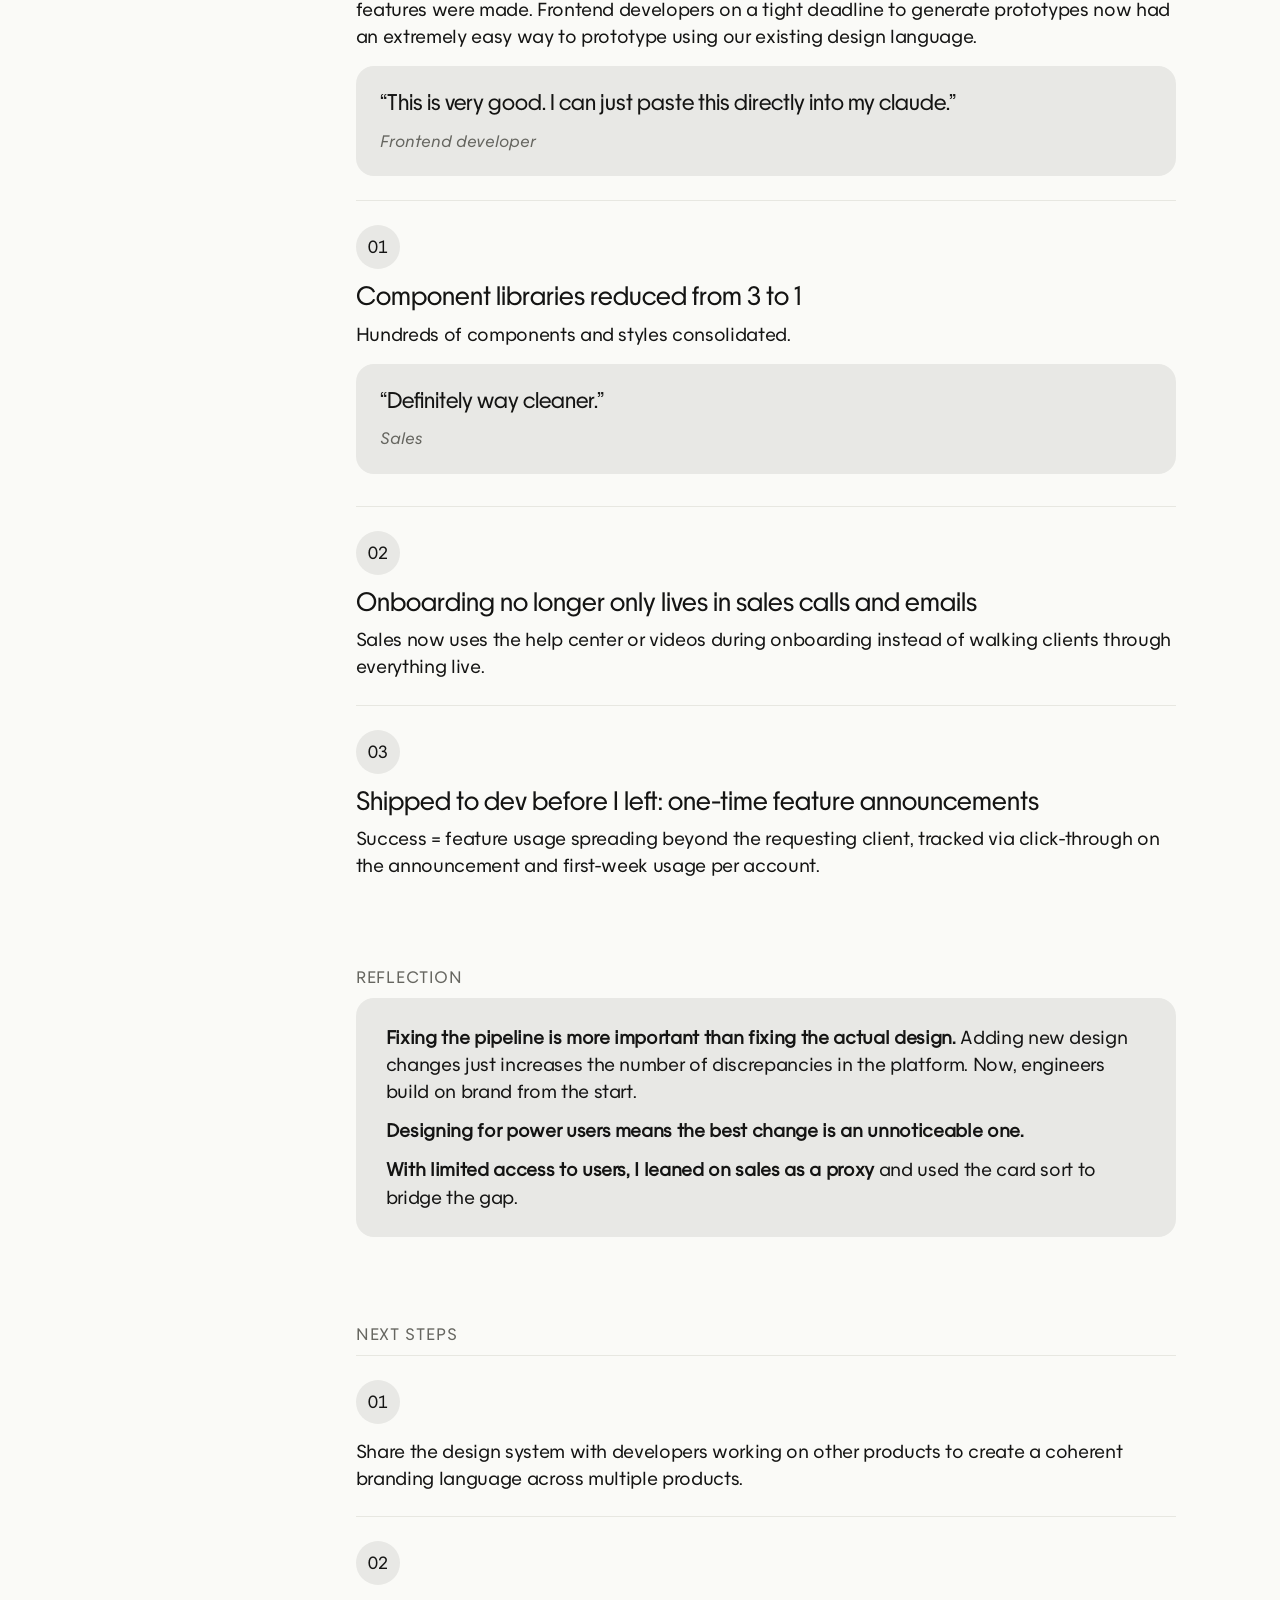
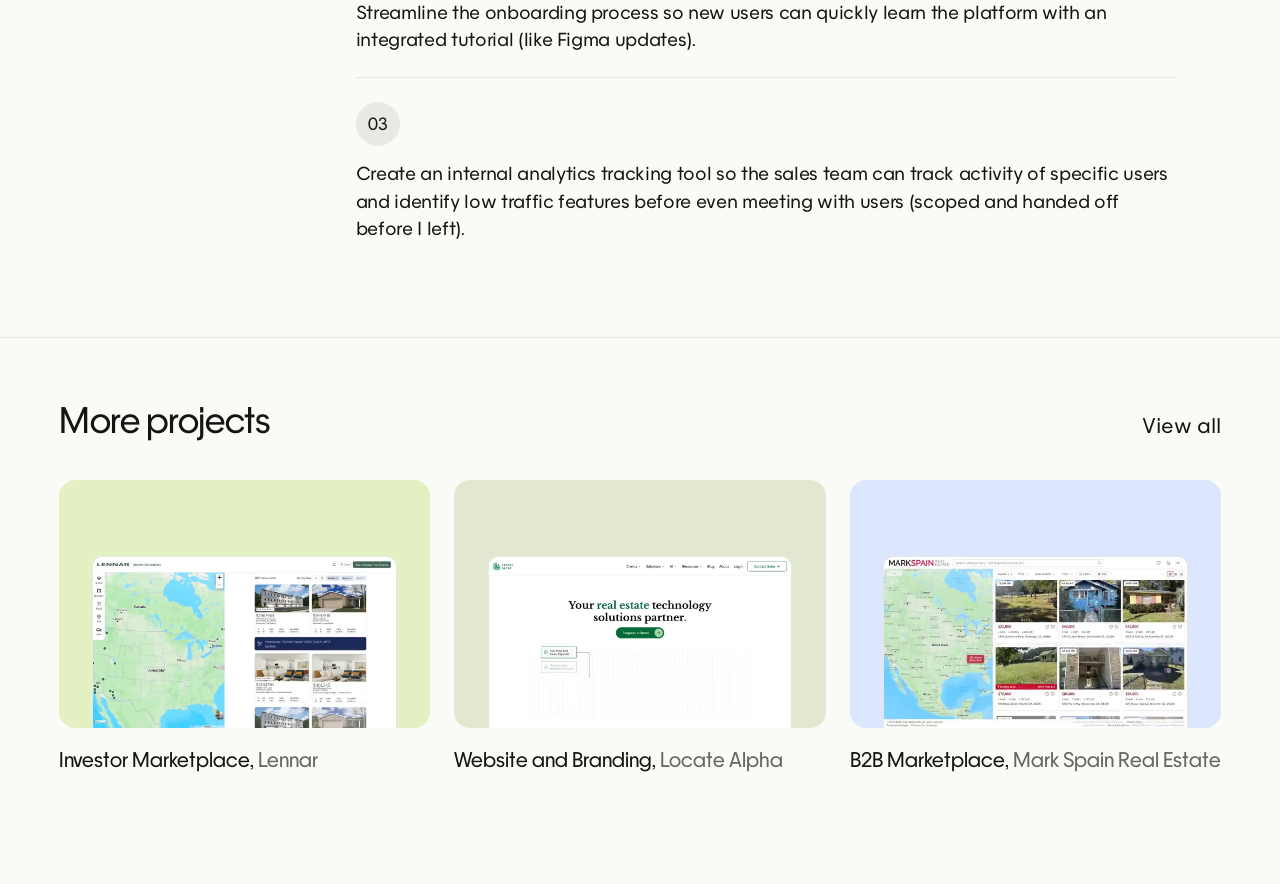
<file: cma/index.html>
<!doctype html>
<html lang="en">
<head>
  <meta charset="utf-8" />
  <meta name="viewport" content="width=device-width, initial-scale=1" />
  <title>Comparative Market Analysis, Ashley Xie</title>
  <meta name="description" content="Case study: cleaning up a bloated B2B real estate analytics platform without breaking power users' muscle memory. Three component libraries cut to one." />
  <link rel="preload" href="../fonts/PPFrama-Regular.woff2" as="font" type="font/woff2" crossorigin />
  <link rel="preload" href="../fonts/PPFramaText-Regular.woff2" as="font" type="font/woff2" crossorigin />
  <link rel="icon" type="image/svg+xml" href="../images/blob.svg" />
  <link rel="icon" type="image/png" sizes="32x32" href="../images/favicon-32.png" />
  <link rel="apple-touch-icon" href="../images/apple-touch-icon.png" />
  <link rel="stylesheet" href="../css/style.css?v=20261125035320" />
  <!-- The loading screen shows once per visit; later page changes skip it so the tab pill can slide -->
  <script>try{if(sessionStorage.getItem('p26-loaded'))document.documentElement.classList.add('no-loader')}catch(e){}</script>
</head>
<body class="cs-page" style="--cs-accent:#141413;--cs-tint:#E8E8E5;--cs-on:#FAFAF7">
  <div class="loader" id="loader" role="status" aria-label="Loading">
    <div class="loader__mark"><img class="loader__blob" src="../images/blob.svg" alt="" aria-hidden="true" /><span class="loader__name">Ashley Xie</span></div>
  </div>
  <header class="nav">
    <a class="nav__name" href="../"><img class="nav__star" src="../images/blob.svg" alt="" aria-hidden="true" />Ashley Xie</a>
    <nav class="nav__tabs" aria-label="Main">
      <a class="nav__tab is-active" href="../"><span class="nav__pill" aria-hidden="true"></span><span class="nav__label" style="view-transition-name:nav-work">Work</span></a>
      <a class="nav__tab" href="../about/"><span class="nav__label" style="view-transition-name:nav-about">About</span></a>
      <a class="nav__tab" href="../play/"><span class="nav__label" style="view-transition-name:nav-play">Play</span></a>
    </nav>
    <a class="nav__cta" href="https://www.linkedin.com/in/ashley-xie/" target="_blank" rel="noopener noreferrer">
      <span>Say hi</span>
      <span class="nav__cta-icon" aria-hidden="true">
        <svg width="18" height="18" viewBox="0 0 18 18" fill="none"><path d="M4 14L14 4M6 4h8v8" stroke="currentColor" stroke-width="1.6" stroke-linecap="round" stroke-linejoin="round"/></svg>
      </span>
    </a>
    <button class="nav__burger" aria-expanded="false" aria-controls="menu" aria-label="Menu">
      <span></span><span></span>
    </button>
    <div class="menu" id="menu" hidden>
      <nav class="menu__links" aria-label="Main">
        <a class="menu__link is-active" href="../">Work</a>
        <a class="menu__link" href="../about/">About</a>
        <a class="menu__link" href="../play/">Play</a>
      </nav>
      <a class="menu__cta" href="https://www.linkedin.com/in/ashley-xie/" target="_blank" rel="noopener noreferrer">
        <span>Say hi</span>
        <span class="nav__cta-icon" aria-hidden="true">
          <svg width="18" height="18" viewBox="0 0 18 18" fill="none"><path d="M4 14L14 4M6 4h8v8" stroke="currentColor" stroke-width="1.6" stroke-linecap="round" stroke-linejoin="round"/></svg>
        </span>
      </a>
    </div>
  </header>

  <main class="cs">
    <section class="cs-hero" aria-labelledby="cs-title">
      <div class="cs-hero__left">
        <ul class="strip__tags cs-tags"><li class="tag">B2B</li><li class="tag">Design system</li><li class="tag">Live</li></ul>
        <h1 class="cs-hero__title" id="cs-title">Comparative Market Analysis</h1>
      </div>
      <div class="cs-hero__right">
        <p>I cleaned up a bloated B2B platform without breaking power users’ muscle memory with a codified design system.</p>
      </div>
    </section>

    <dl class="cs-meta">
      <div><dt>Role</dt><dd>Sole designer</dd></div>
      <div><dt>Timeline</dt><dd>1.5 years</dd></div>
      <div><dt>Team</dt><dd>Frontend devs, sales, PM</dd></div>
      <div><dt>Tools</dt><dd>Figma, Hotjar, Claude, GitHub, Docusaurus, Clueso</dd></div>
    </dl>
  </main>

  <figure class="cs-bleed cs-bleed--frame">
    <div class="cmp" style="aspect-ratio: 2800 / 1914" role="slider" tabindex="0" aria-label="Before and after: drag to compare" aria-valuemin="0" aria-valuemax="100" aria-valuenow="50">
      <img class="cmp-img" src="../images/cma-case/after-1400.webp?v=791e8a06" srcset="../images/cma-case/after-1400.webp?v=791e8a06 1400w, ../images/cma-case/after-2800.webp?v=52279c0a 2800w" sizes="(max-width: 1528px) calc(100vw - 9.2vw), 1400px" width="2800" height="1914" alt="After: the cleaned up Comparative Market Analysis screen, with an icon sidebar, consistent controls and a clearer results table" draggable="false" fetchpriority="high" />
      <div class="cmp-before"><img class="cmp-img" src="../images/cma-case/before-1400.webp?v=384f05e3" srcset="../images/cma-case/before-1400.webp?v=384f05e3 1400w, ../images/cma-case/before-2800.webp?v=a7648245 2800w" sizes="(max-width: 1528px) calc(100vw - 9.2vw), 1400px" width="2800" height="1914" alt="Before: the original Comparative Market Analysis screen, with a satellite map of rent comps beside a dense table of listings" draggable="false" fetchpriority="high" /></div>
      <span class="cmp-tag">Before</span><span class="cmp-tag cmp-right">After</span>
      <svg class="cmp-line" aria-hidden="true"><path d=""></path></svg>
      <span class="cmp-grip"><span class="cmp-knob"><svg width="16" height="10" viewBox="0 0 16 10" aria-hidden="true"><path d="M5 1 1 5l4 4M11 1l4 4-4 4" fill="none" stroke="currentColor" stroke-width="1.8" stroke-linecap="round" stroke-linejoin="round"></path></svg></span></span>
    </div>
  </figure>

  <div class="cs cs-body">
    <nav class="cs-nav" aria-label="Sections">
      <ul>
          <li><a class="cs-nav__link" href="#context">Context</a></li>
          <li><a class="cs-nav__link" href="#problem">The problem</a></li>
          <li><a class="cs-nav__link" href="#research">Research</a></li>
          <li><a class="cs-nav__link" href="#solution">Solution</a></li>
          <li><a class="cs-nav__link" href="#impact">Impact</a></li>
          <li><a class="cs-nav__link" href="#reflection">Reflection</a></li>
          <li><a class="cs-nav__link" href="#next-steps">Next steps</a></li>
      </ul>
    </nav>
    <div class="cs-sections">

        <section class="cs-section" id="context">
          <h2>Context</h2>
          <h3>A fast-paced request-to-feature pipeline ensured customer satisfaction early on.</h3>
          <p>The core product of Locate Alpha is the Core Market Analytics software (CMA). The feature suggestion and bug reporting system was as follows: the sales team met with clients to introduce new updates and ask for feedback, which was reported to the PM, who logged these requests as tickets for the frontend developers, who pushed a change to production as quickly as possible, usually within 1–2 weeks.</p>
          <figure class="cs-fig">
            <div class="cs-flow" role="img" aria-label="Flow: client feedback goes to sales, then the PM, then a ticket, then frontend developers, then production. There is no design step between ticket and production.">
              <div class="cs-flow__step">Clients</div><span class="cs-flow__arrow" aria-hidden="true"></span>
              <div class="cs-flow__step">Sales</div><span class="cs-flow__arrow" aria-hidden="true"></span>
              <div class="cs-flow__step">PM</div><span class="cs-flow__arrow" aria-hidden="true"></span>
              <div class="cs-flow__step">Ticket</div><span class="cs-flow__arrow" aria-hidden="true"></span>
              <div class="cs-flow__step cs-flow__step--missing">Design</div><span class="cs-flow__arrow" aria-hidden="true"></span>
              <div class="cs-flow__step">Frontend devs</div><span class="cs-flow__arrow" aria-hidden="true"></span>
              <div class="cs-flow__step cs-flow__step--end">Production</div>
            </div>
          </figure>
        </section>

        <section class="cs-section" id="problem">
          <h2>The problem</h2>
          <h3>Fast shipping with no design layer made the platform look like a Frankenstein of 3+ different design systems.</h3>
          <div class="cs-point">
            <p class="cs-step__num">01</p>
            <h4>Inconsistent UI</h4>
            <p>Three component libraries (antd, shadcn, Base UI), off-brand styling.</p>
          <figure class="cs-fig"><img src="../images/cma-case/annotated-1400.webp?v=fb94ae91" srcset="../images/cma-case/annotated-1400.webp?v=fb94ae91 1400w, ../images/cma-case/annotated-2800.webp?v=62d03b24 2800w" sizes="(max-width: 900px) 100vw, 860px" width="2800" height="2086" loading="lazy" alt="The original screen with numbered callouts: 1, four different icon styles; 2, inconsistent corner rounding; 3, unrelated accent colours"></figure>
          <blockquote class="cs-quote cs-quote--voice"><p>The platform is extremely useful and has way more analytics and data than any other platform of its kind. That being said, it’s kind of ugly.</p><cite>Power user</cite></blockquote>
          </div>
          <div class="cs-point">
            <p class="cs-step__num">02</p>
            <h4>Overwhelming for new users</h4>
            <p>This placed a heavy onboarding load on sales.</p>
          <blockquote class="cs-quote cs-quote--voice"><p>I’m tired of being the only point of contact for new users with basic usability questions.</p><cite>Sales</cite></blockquote>
          </div>
          <div class="cs-point">
            <p class="cs-step__num">03</p>
            <h4>New features went unused</h4>
            <p>Almost nobody adopted them except the clients who specifically asked for them.</p>
          <blockquote class="cs-quote cs-quote--voice"><p>Nobody talks about these.</p><cite>Salesperson on new features, in a card sorting activity</cite></blockquote>
          </div>
          <div class="cs-cards">
            <div class="cs-card"><h4>Constraint</h4><p>Power users rely on the same repetitive workflow, meaning that any change in UI wastes their time.</p></div>
            <div class="cs-card"><h4>Risk</h4><p>Adding new features will exacerbate the overly complicated interface.</p></div>
          </div>
          <blockquote class="cs-quote cs-hmw"><p class="cs-hmw__label">How might we</p><p>clean up this overly complicated interface without forcing power users to change their existing flow?</p></blockquote>
        </section>

        <section class="cs-section" id="research">
          <h2>Research</h2>
          <p class="cs-lead">I sorted users into their different areas of the real estate industry: builders, asset managers, acquisition, and brokers. Interviews and card sorting covered all four user groups.</p>
          <div class="cs-table" role="table" aria-label="Research methods, findings and design implications">
            <div class="cs-table__row cs-table__head" role="row"><span role="columnheader">Method</span><span role="columnheader">Finding</span><span role="columnheader">Design implication</span></div>
            <div class="cs-table__row" role="row"><span role="cell" data-h="Method"><strong>5 power-user interviews</strong></span><span role="cell" data-h="Finding">Every user journey starts at the search bar</span><span role="cell" data-h="Design implication">Search left as-is; declutter around it</span><blockquote class="cs-quote cs-quote--voice cs-table__voice"><p>I normally start by inputting an address in the search bar.</p><cite>Analyst</cite></blockquote></div>
            <div class="cs-table__row" role="row"><span role="cell" data-h="Method"><strong>Card sort (sales + users)</strong></span><span role="cell" data-h="Finding">The largest group was “land” and users were confused by unused features</span><span role="cell" data-h="Design implication">Basis for the new nav grouping and hiding client-specific features</span><a class="cs-table__media" href="../images/cma-case/card-sort-2190.webp?v=26cd4503" target="_blank" rel="noopener"><img src="../images/cma-case/card-sort-1200.webp?v=865bfb9e" srcset="../images/cma-case/card-sort-1200.webp?v=865bfb9e 1200w, ../images/cma-case/card-sort-2190.webp?v=26cd4503 2190w" sizes="(max-width: 900px) 100vw, 860px" width="2190" height="1818" loading="lazy" alt="Card sort result: platform features grouped into categories such as search, demand side analysis, land search, supply side analysis, reports, and client specific tools"></a></div>
            <div class="cs-table__row" role="row"><span role="cell" data-h="Method"><strong>UI audit</strong></span><span role="cell" data-h="Finding">4 different icon styles, 3 component libraries, hundreds of WCAG violations</span><span role="cell" data-h="Design implication">Consolidate the design system with one component library accessible to all devs</span><figure class="cs-table__media cs-table__fig"><a href="../images/cma-case/ui-audit-2800.webp?v=a8b66f51" target="_blank" rel="noopener"><img src="../images/cma-case/ui-audit-1200.webp?v=fc8dfb17" srcset="../images/cma-case/ui-audit-1200.webp?v=fc8dfb17 1200w, ../images/cma-case/ui-audit-2800.webp?v=a8b66f51 2800w" sizes="(max-width: 900px) 100vw, 860px" width="2800" height="982" loading="lazy" alt="Four groups of icons cropped from the original screen: raster illustrations, thin grey outline, coloured outline and heavy dark outline"></a></figure></div>
            <div class="cs-table__row" role="row"><span role="cell" data-h="Method"><strong>Hotjar</strong></span><span role="cell" data-h="Finding">Map features got heavy use; features in nested nav barely got any</span><span role="cell" data-h="Design implication">Leave map features alone; resurface features hidden in nested nav bars</span><figure class="cs-table__media cs-table__fig"><a href="../images/cma-case/hotjar-2800.webp?v=2792bcba" target="_blank" rel="noopener"><img src="../images/cma-case/hotjar-1200.webp?v=3c0ffce2" srcset="../images/cma-case/hotjar-1200.webp?v=3c0ffce2 1200w, ../images/cma-case/hotjar-2800.webp?v=2792bcba 2800w" sizes="(max-width: 900px) 100vw, 860px" width="2800" height="1914" loading="lazy" alt="Heatmap over the original screen: hottest on the search bar and the map around the property, cold on the top navigation menus"></a></figure></div>
          </div>
        </section>

        <section class="cs-section" id="solution">
          <h2>Solution</h2>
          <p class="cs-lead">Understanding that a complete overhaul would be jarring for existing power users, all changes are intentionally visually conservative. Search, where every user journey starts, was left untouched.</p>
          <div class="cs-point">
            <p class="cs-step__num">01</p>
            <h4>Codified the design system</h4>
            <ul class="cs-list cs-list--plain">
              <li>Imported all existing CSS styles into Figma, then used Claude to merge near-duplicate styles, reviewing every merge by hand</li>
              <li>Ran the new design system through multiple WCAG 2.2 auditing tools and fixed the most glaring issues, with a plan for continued upkeep</li>
              <li>Gave all frontend engineers the finished design file, html file, prompt, MCP server, and design.md for building new features</li>
            </ul>
          <figure class="cs-fig cs-ba">
            <div class="cs-ba__item"><p class="cs-ba__label"><strong>Before:</strong> Inconsistent styles</p><div class="cs-ba__media"><video muted loop playsinline preload="none" poster="../images/cma-case/before-poster.webp?v=86face38" data-src-mp4="../images/cma-case/before.mp4?v=6871dec3" width="962" height="1284" aria-label="Screen recording of the original map menu"></video></div></div>
            <div class="cs-ba__item"><p class="cs-ba__label"><strong>After:</strong> My handoff to engineering</p><div class="cs-ba__media"><video muted loop playsinline preload="none" poster="../images/cma-case/after-poster.webp?v=ae72334c" data-src-webm="../images/cma-case/after.webm?v=c92e36d2" data-src-mp4="../images/cma-case/after.mp4?v=2ab817da" width="1882" height="2494" aria-label="Screen recording of the redesigned Map Layers menu"></video></div></div>
          </figure>
          </div>
          <div class="cs-point">
            <p class="cs-step__num">02</p>
            <h4>Removed clutter and added help features</h4>
            <ul class="cs-list cs-list--plain">
              <li>Decluttered the menu with icon-only navigation to reduce cognitive load</li>
              <li>Made client-specific features visible only to that client’s account, so other users never saw them</li>
              <li>Created a help center (Docusaurus) with 24 articles and video tutorials (YouTube, Clueso) so new users could learn on their own instead of relying on sales</li>
            </ul>
          <figure class="cs-fig"><img src="../images/cma-case/menu-icons-1400.webp?v=95313a49" srcset="../images/cma-case/menu-icons-1400.webp?v=95313a49 1400w, ../images/cma-case/menu-icons-2800.webp?v=72084b68 2800w" sizes="(max-width: 900px) 100vw, 860px" width="2800" height="1068" loading="lazy" alt="Side menu before and after: seven raster illustration icons in mixed colours replaced by one matching set of line icons for Owned, School, Admin, POI, Zones, Flood and INFRA"></figure>
          <figure class="cs-fig"><img src="../images/cma-case/help-center-1400.webp?v=0fae0405" srcset="../images/cma-case/help-center-1400.webp?v=0fae0405 1400w, ../images/cma-case/help-center-2800.webp?v=14747b08 2800w" sizes="(max-width: 900px) 100vw, 860px" width="3420" height="1878" loading="lazy" alt="Locate Alpha Help Center article on Affordable Housing, with a sidebar of feature guides, an embedded video tutorial and step by step instructions"></figure>
          </div>
          <div class="cs-point">
            <p class="cs-step__num">03</p>
            <h4>New feature notification</h4>
            <ul class="cs-list cs-list--plain">
              <li>Announced new features with a one-time in-app notification, so clients beyond the requester would know they exist</li>
            </ul>
          <figure class="cs-fig"><div class="cs-video"><video muted loop playsinline preload="none" poster="../images/cma-case/feature-announce-poster.webp?v=c4132412" data-src-mp4="../images/cma-case/feature-announce.mp4?v=e6367426" width="1120" height="630" aria-label="Screen recording of a one-time in-app announcement introducing a new feature"></video></div></figure>
          </div>
        </section>

        <section class="cs-section" id="impact">
          <h2>Impact</h2>
          <h3>A faster and more consistent way to build</h3>
          <p>The biggest impact was not a change in user experience, but a change in the flow of how new features were made. Frontend developers on a tight deadline to generate prototypes now had an extremely easy way to prototype using our existing design language.</p>
          <blockquote class="cs-quote cs-quote--voice"><p>This is very good. I can just paste this directly into my claude.</p><cite>Frontend developer</cite></blockquote>
          <div class="cs-point">
            <p class="cs-step__num">01</p>
            <h4>Component libraries reduced from 3 to 1</h4>
            <p>Hundreds of components and styles consolidated.</p>
          <blockquote class="cs-quote cs-quote--voice"><p>Definitely way cleaner.</p><cite>Sales</cite></blockquote>
          </div>
          <div class="cs-point">
            <p class="cs-step__num">02</p>
            <h4>Onboarding no longer only lives in sales calls and emails</h4>
            <p>Sales now uses the help center or videos during onboarding instead of walking clients through everything live.</p>
          </div>
          <div class="cs-point">
            <p class="cs-step__num">03</p>
            <h4>Shipped to dev before I left: one-time feature announcements</h4>
            <p>Success = feature usage spreading beyond the requesting client, tracked via click-through on the announcement and first-week usage per account.</p>
          </div>
        </section>

        <section class="cs-section" id="reflection">
          <h2>Reflection</h2>
          <div class="cs-box"><ul class="cs-list">
            <li><strong>Fixing the pipeline is more important than fixing the actual design.</strong> Adding new design changes just increases the number of discrepancies in the platform. Now, engineers build on brand from the start.</li>
            <li><strong>Designing for power users means the best change is an unnoticeable one.</strong></li>
            <li><strong>With limited access to users, I leaned on sales as a proxy</strong> and used the card sort to bridge the gap.</li>
          </ul></div>
        </section>

        <section class="cs-section" id="next-steps">
          <h2>Next steps</h2>
          <div class="cs-point">
            <p class="cs-step__num">01</p>
            <p>Share the design system with developers working on other products to create a coherent branding language across multiple products.</p>
          </div>
          <div class="cs-point">
            <p class="cs-step__num">02</p>
            <p>Streamline the onboarding process so new users can quickly learn the platform with an integrated tutorial (like Figma updates).</p>
          </div>
          <div class="cs-point">
            <p class="cs-step__num">03</p>
            <p>Create an internal analytics tracking tool so the sales team can track activity of specific users and identify low traffic features before even meeting with users (scoped and handed off before I left).</p>
          </div>
        </section>

    </div>
  </div>

  <section class="cs cs-more" aria-labelledby="more-h">
    <div class="cs-more__head">
      <h2 class="cs-more__h" id="more-h">More projects</h2>
      <a class="cs-more__all" href="../#work">View all</a>
    </div>
    <div class="cs-more__grid">
      <a class="cs-more__card" href="../lennar/">
        <span class="cs-more__img" style="--tint:#E2F0C2"><img src="../images/cards/lennar-poster.webp" loading="lazy" alt="" /></span>
        <span class="cs-more__title">Investor Marketplace, <span class="cs-more__client">Lennar</span></span>
      </a>
      <a class="cs-more__card" href="../locate-alpha/">
        <span class="cs-more__img" style="--tint:#E2E8CF"><img src="../images/cards/locate-alpha-poster.webp" loading="lazy" alt="" /></span>
        <span class="cs-more__title">Website and Branding, <span class="cs-more__client">Locate Alpha</span></span>
      </a>
      <a class="cs-more__card" href="../mark-spain/">
        <span class="cs-more__img" style="--tint:#DCE6FC"><img src="../images/cards/mark-spain-poster.webp" loading="lazy" alt="" /></span>
        <span class="cs-more__title">B2B Marketplace, <span class="cs-more__client">Mark Spain Real Estate</span></span>
      </a>
    </div>
  </section>

  <script src="../js/main.js?v=20261125035320"></script>
</body>
</html>
</file>
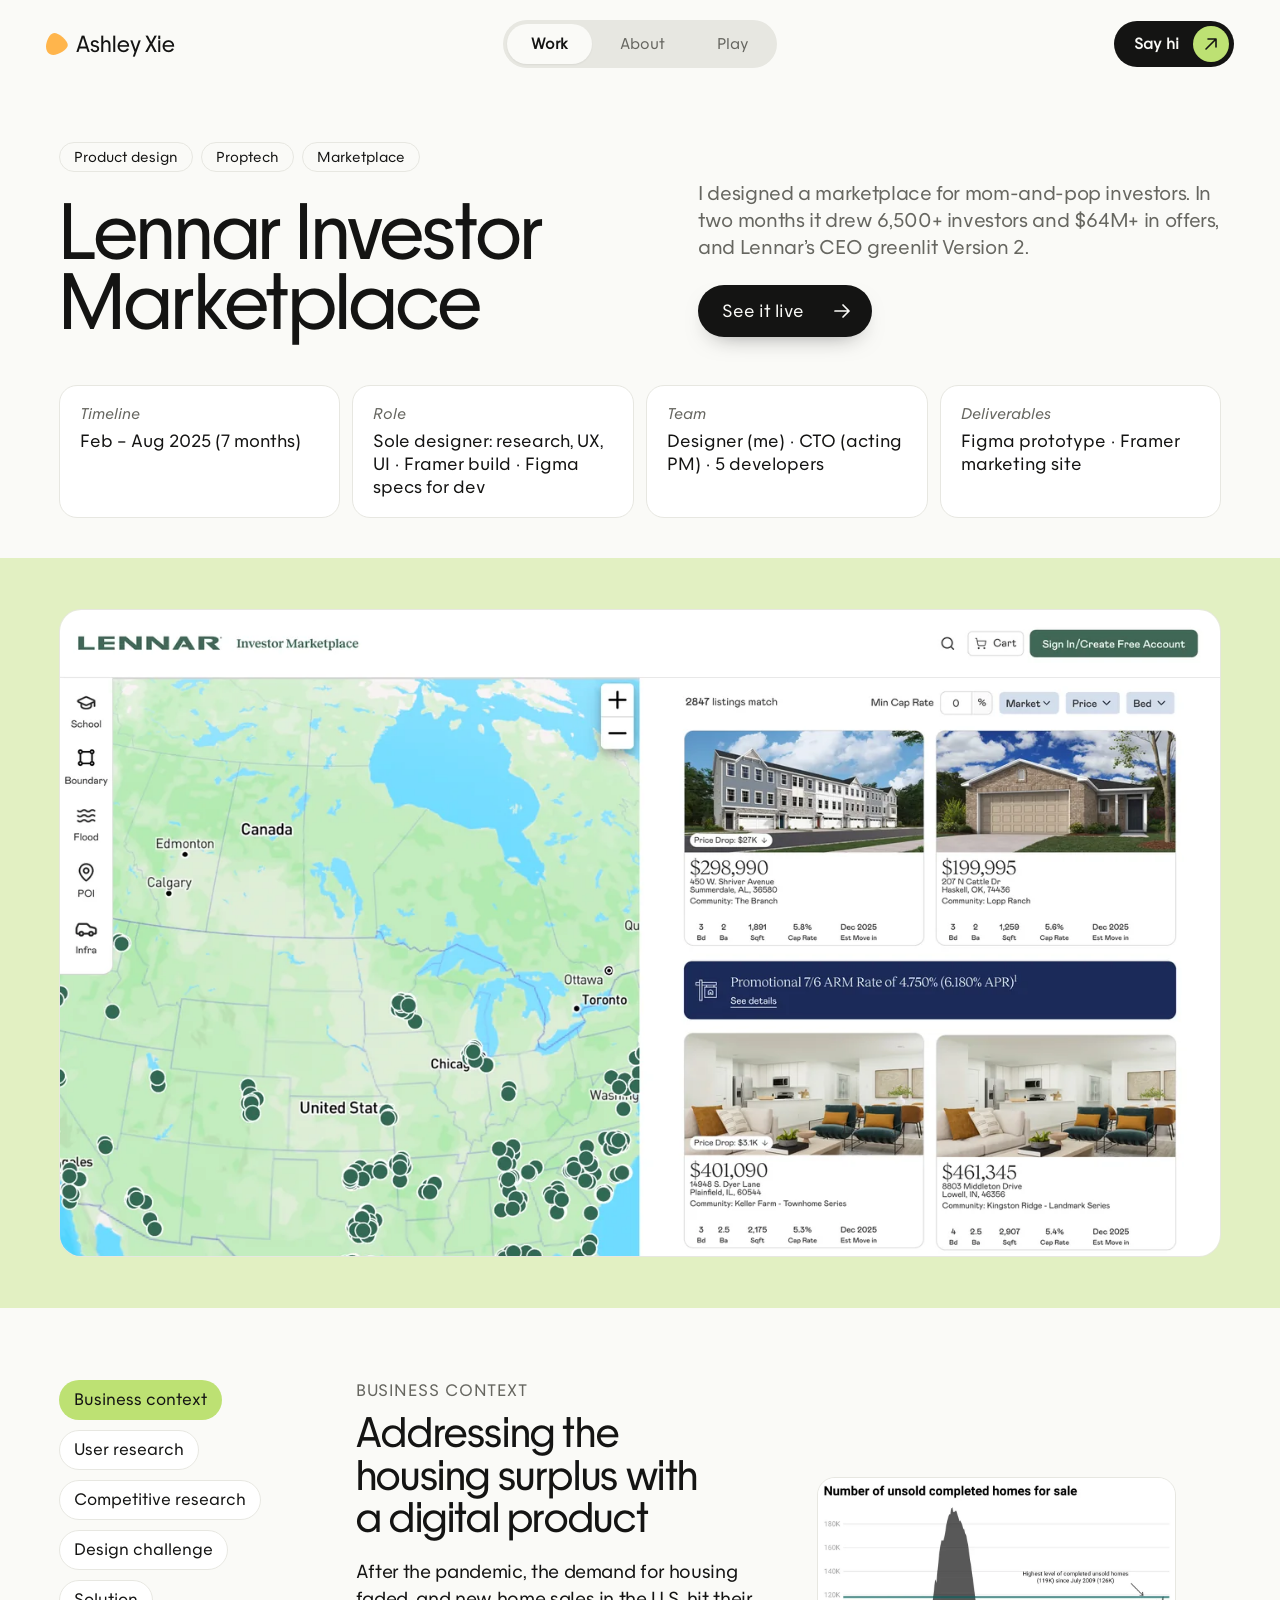
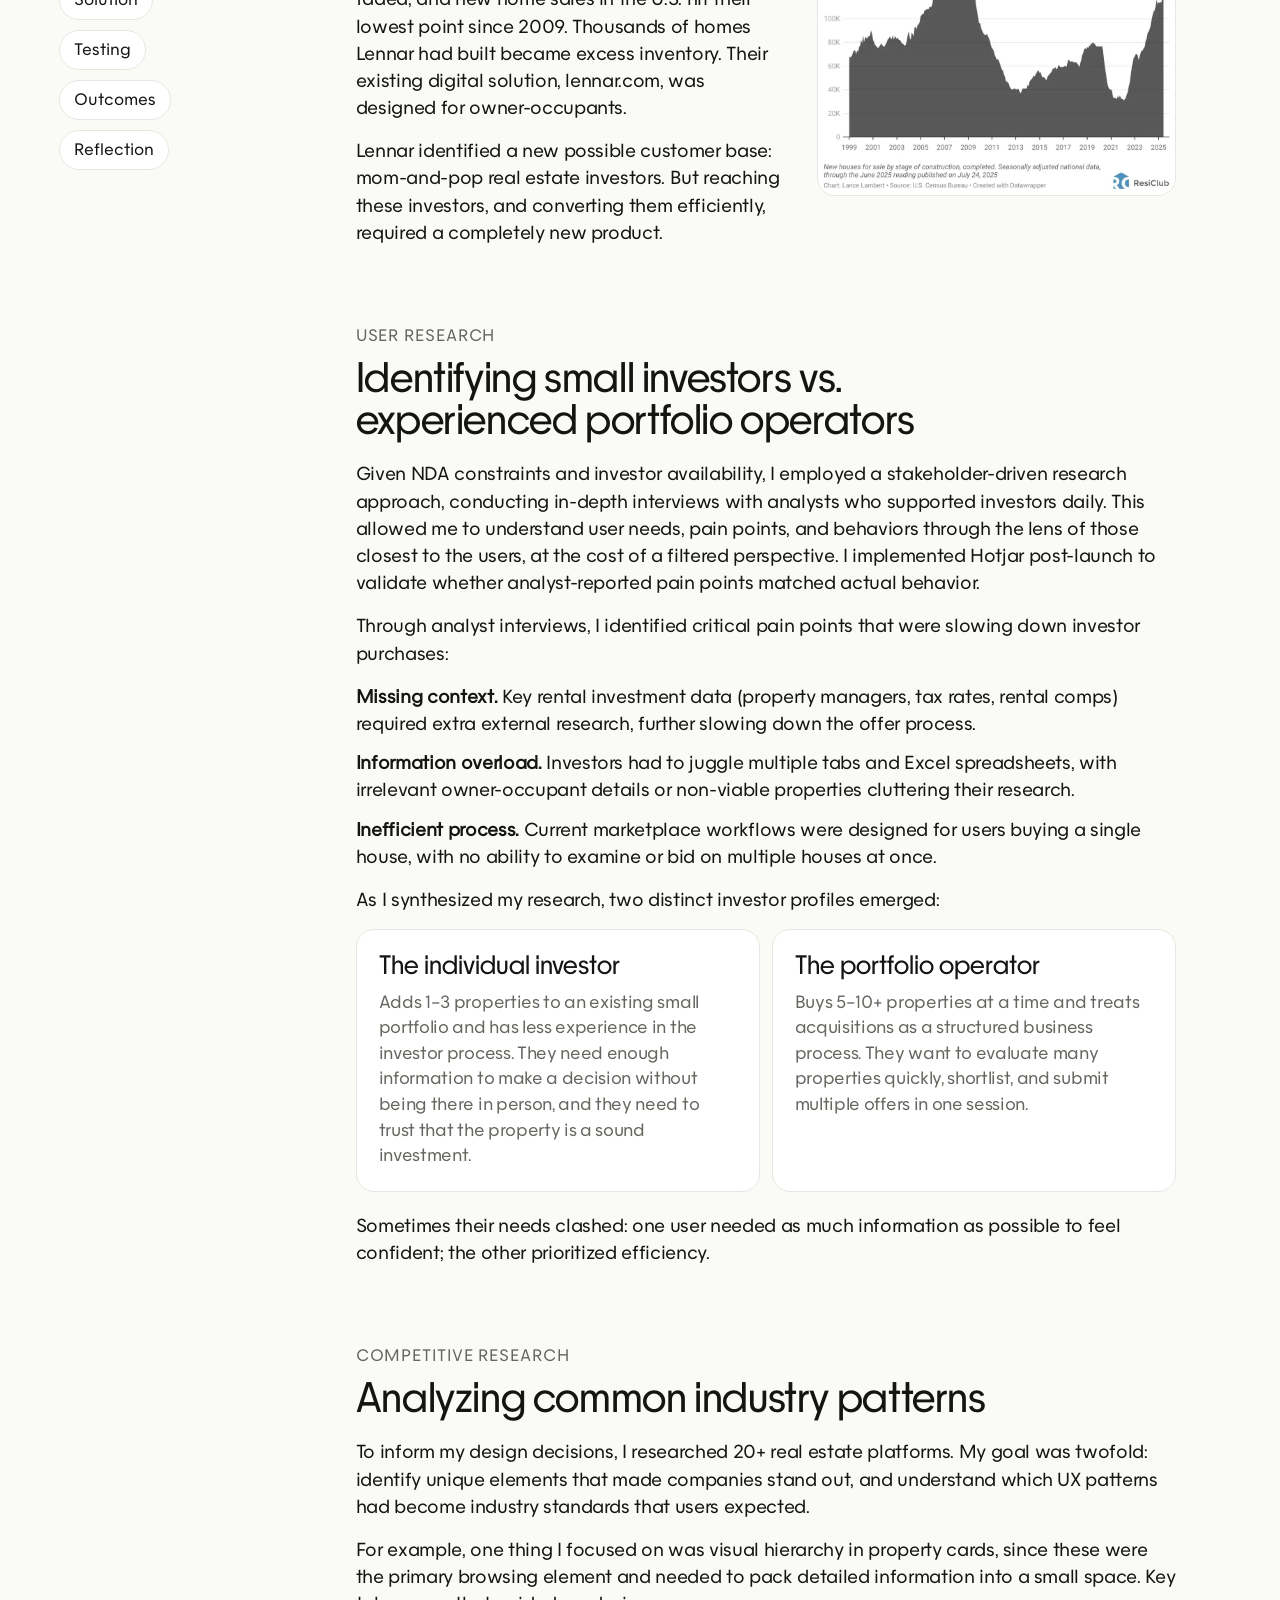
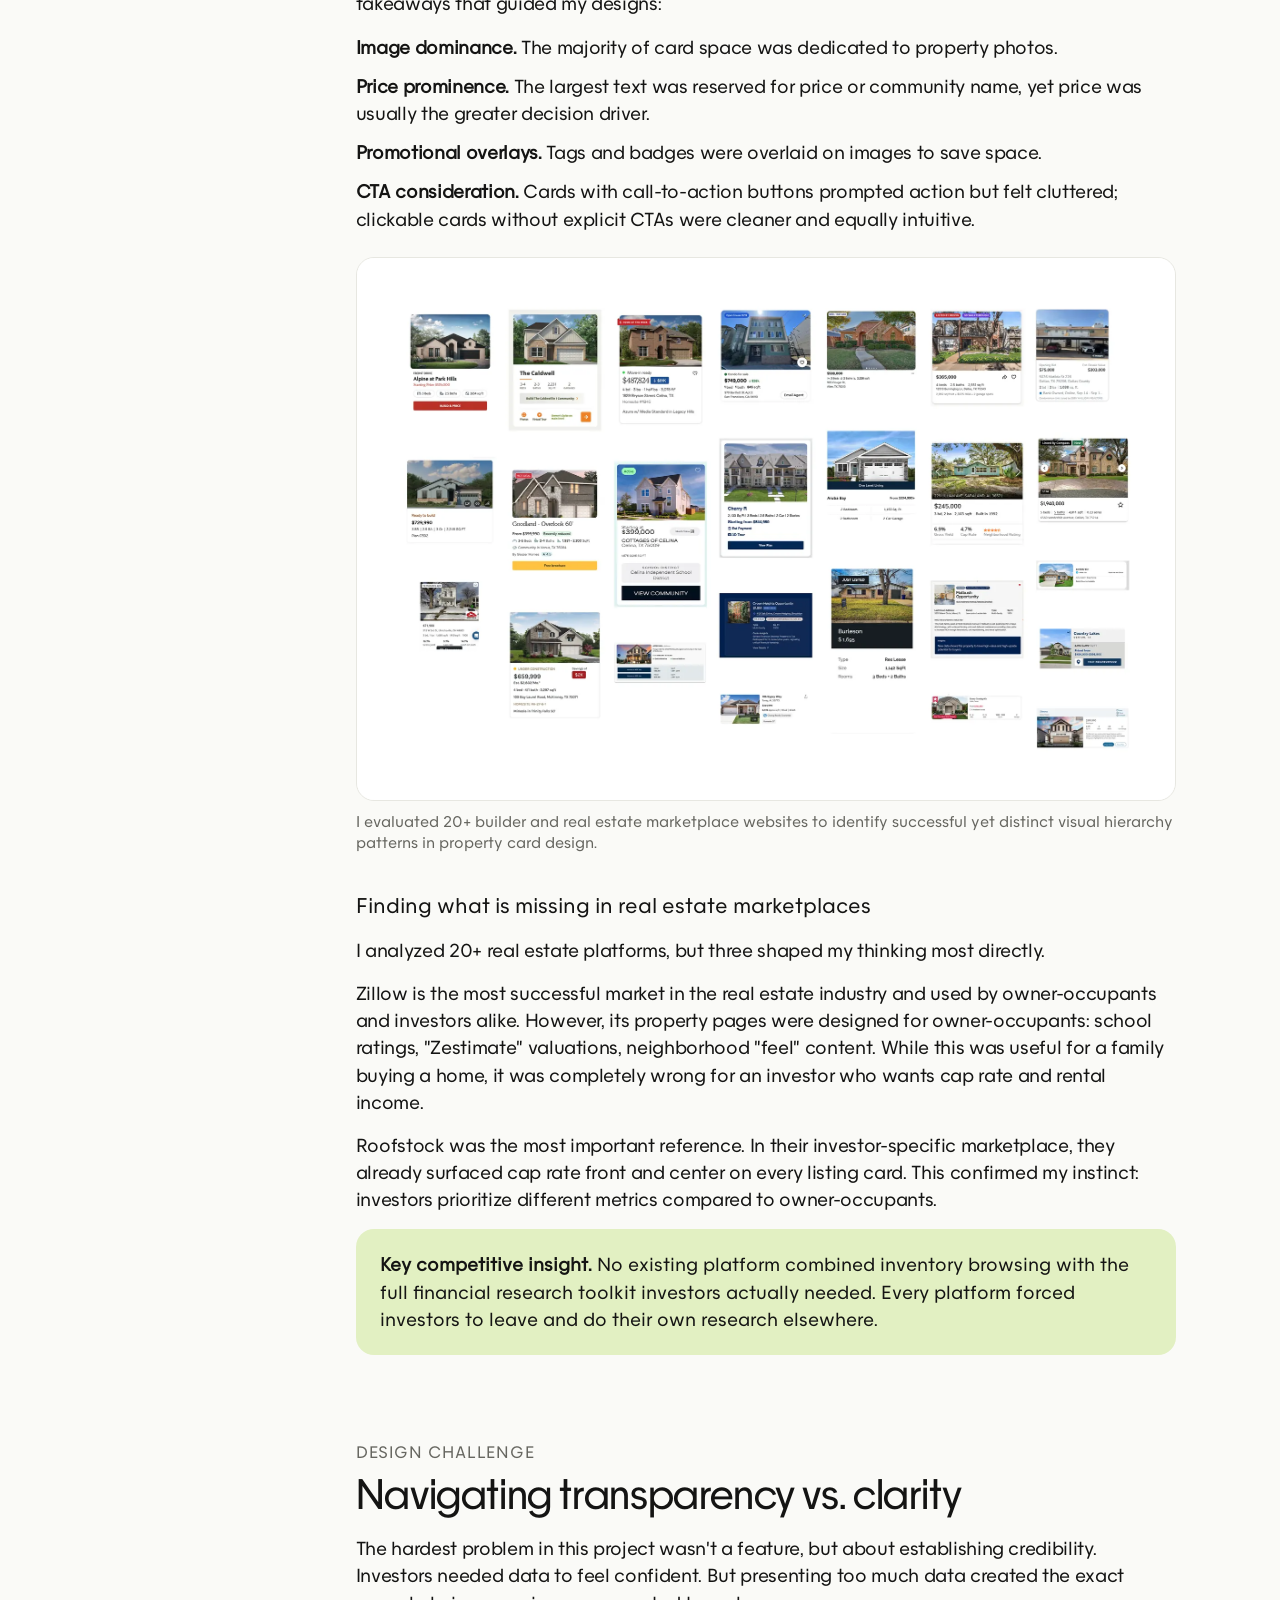
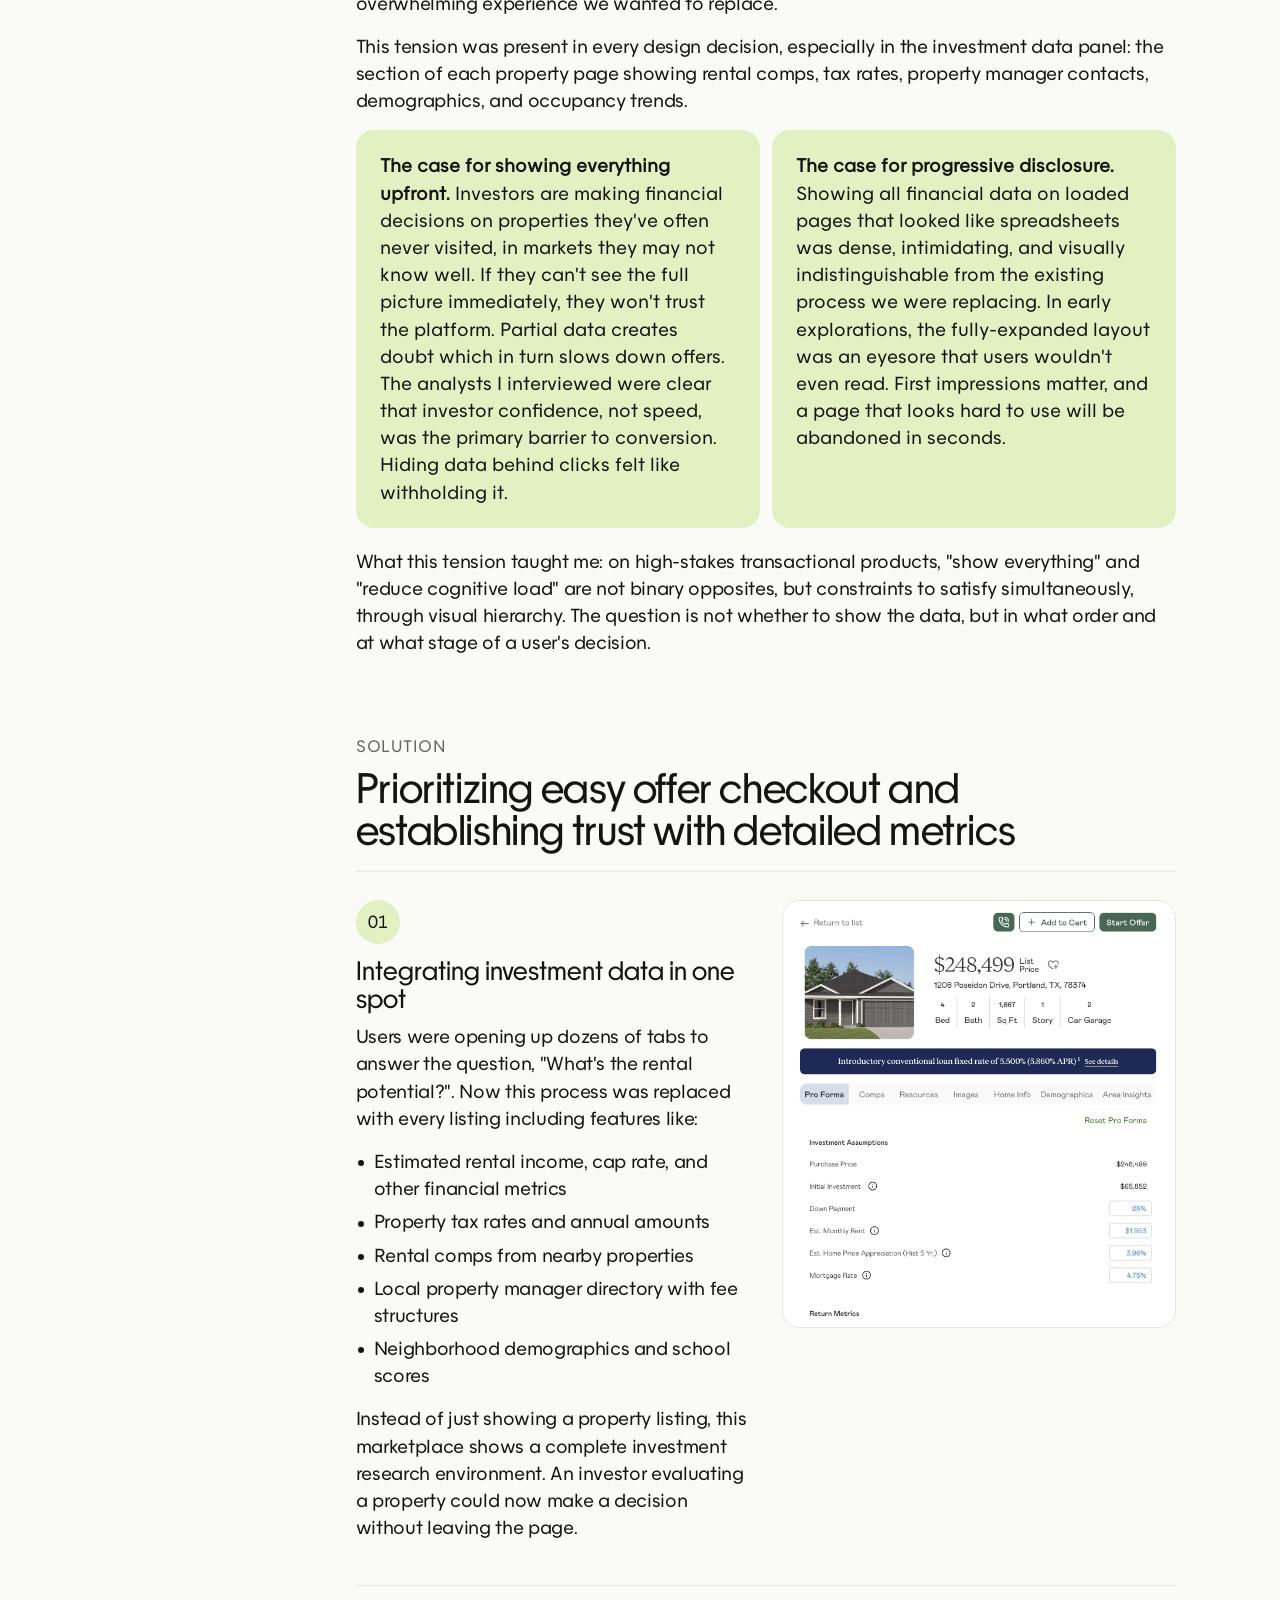
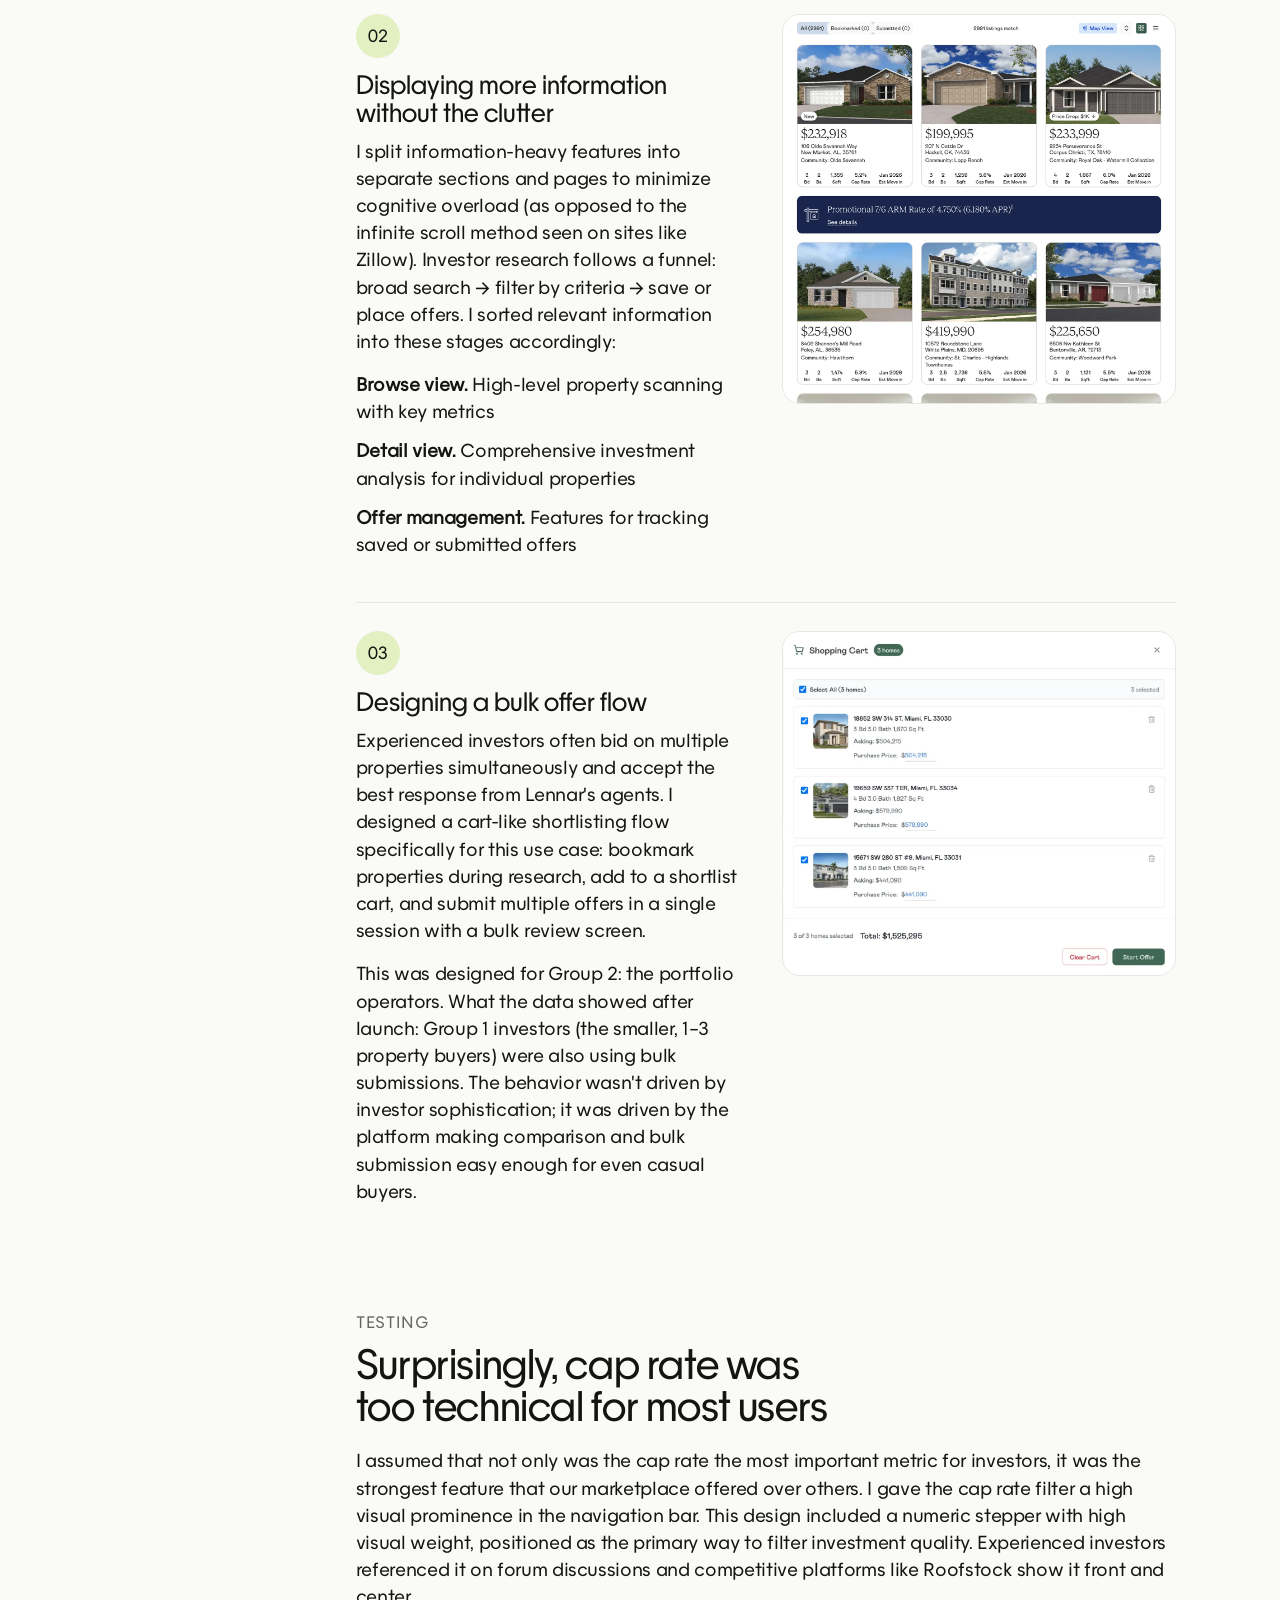
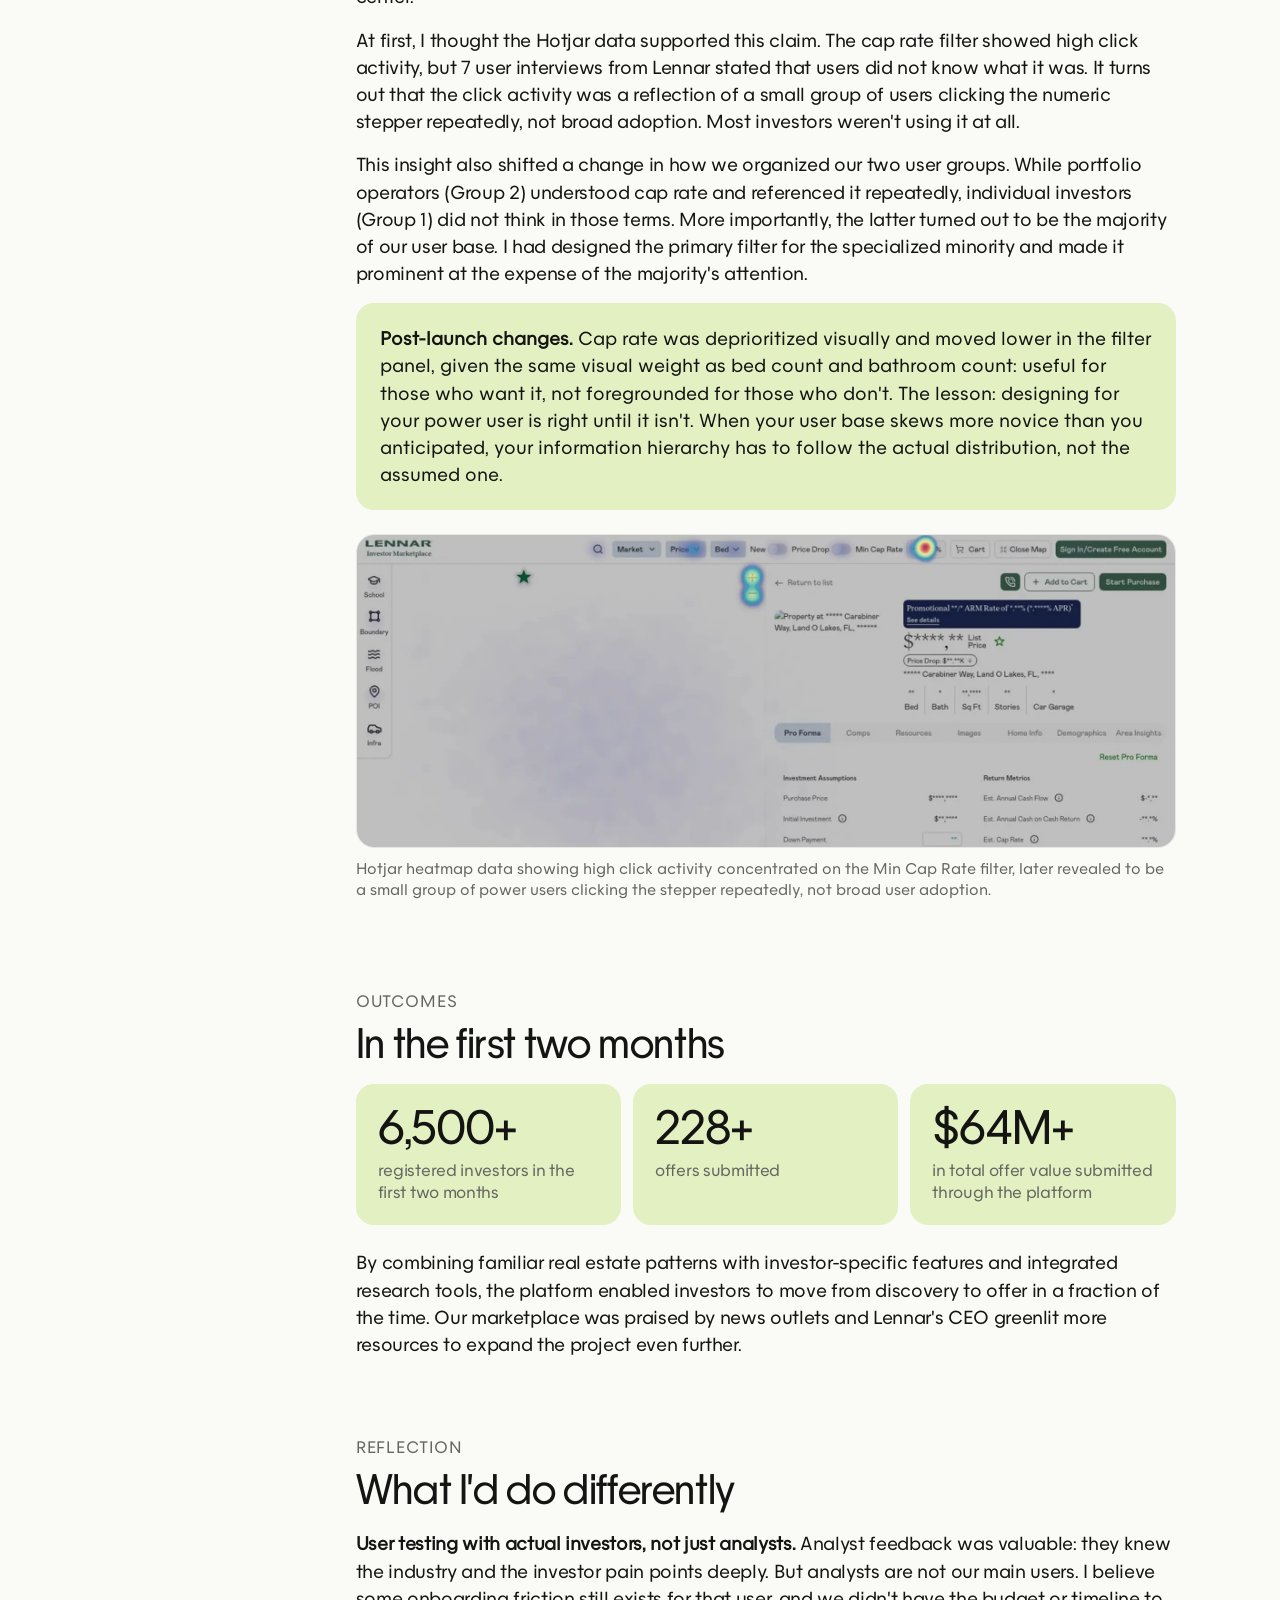
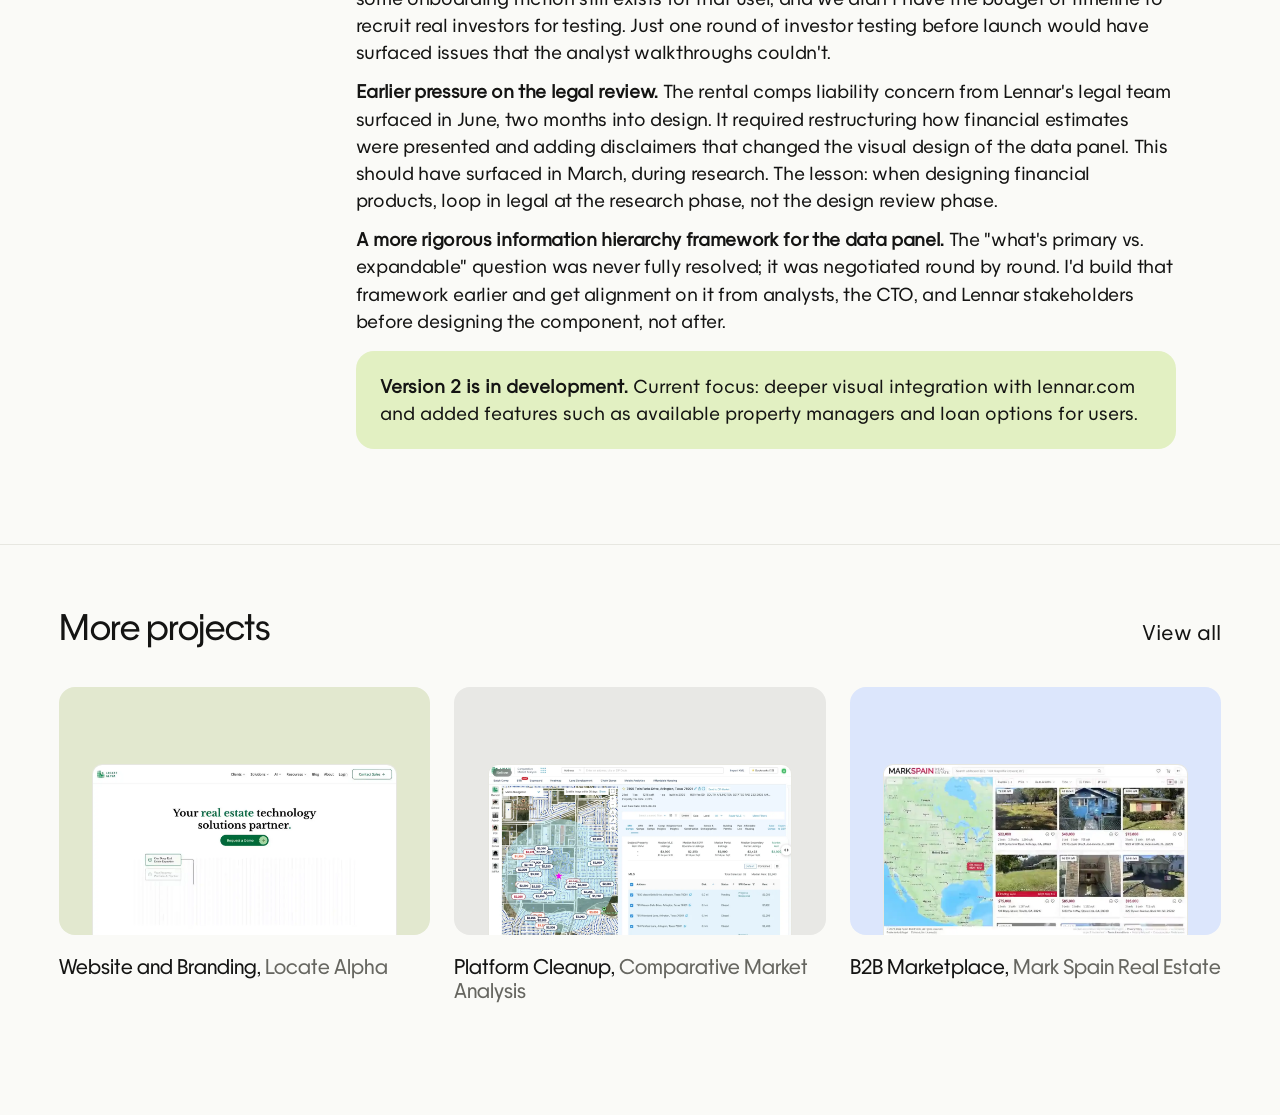
<file: lennar/index.html>
<!doctype html>
<html lang="en">
<head>
  <meta charset="utf-8" />
  <meta name="viewport" content="width=device-width, initial-scale=1" />
  <title>Lennar Investor Marketplace, Ashley Xie</title>
  <meta name="description" content="Case study: designing a marketplace for real estate investors for Lennar. 6,500+ registered investors in two months." />
  <link rel="preload" href="../fonts/PPFrama-Regular.woff2" as="font" type="font/woff2" crossorigin />
  <link rel="preload" href="../fonts/PPFramaText-Regular.woff2" as="font" type="font/woff2" crossorigin />
  <link rel="icon" type="image/svg+xml" href="../images/blob.svg" />
  <link rel="icon" type="image/png" sizes="32x32" href="../images/favicon-32.png" />
  <link rel="apple-touch-icon" href="../images/apple-touch-icon.png" />
  <link rel="stylesheet" href="../css/style.css?v=20261125035320" />
  <!-- The loading screen shows once per visit; later page changes skip it so the tab pill can slide -->
  <script>try{if(sessionStorage.getItem('p26-loaded'))document.documentElement.classList.add('no-loader')}catch(e){}</script>
</head>
<body class="cs-page" style="--cs-accent:#BDE173;--cs-tint:#E2F0C2">
  <div class="loader" id="loader" role="status" aria-label="Loading">
    <div class="loader__mark"><img class="loader__blob" src="../images/blob.svg" alt="" aria-hidden="true" /><span class="loader__name">Ashley Xie</span></div>
  </div>
  <header class="nav">
    <a class="nav__name" href="../"><img class="nav__star" src="../images/blob.svg" alt="" aria-hidden="true" />Ashley Xie</a>
    <nav class="nav__tabs" aria-label="Main">
      <a class="nav__tab is-active" href="../"><span class="nav__pill" aria-hidden="true"></span><span class="nav__label" style="view-transition-name:nav-work">Work</span></a>
      <a class="nav__tab" href="../about/"><span class="nav__label" style="view-transition-name:nav-about">About</span></a>
      <a class="nav__tab" href="../play/"><span class="nav__label" style="view-transition-name:nav-play">Play</span></a>
    </nav>
    <a class="nav__cta" href="https://www.linkedin.com/in/ashley-xie/" target="_blank" rel="noopener noreferrer">
      <span>Say hi</span>
      <span class="nav__cta-icon" aria-hidden="true">
        <svg width="18" height="18" viewBox="0 0 18 18" fill="none"><path d="M4 14L14 4M6 4h8v8" stroke="currentColor" stroke-width="1.6" stroke-linecap="round" stroke-linejoin="round"/></svg>
      </span>
    </a>
    <button class="nav__burger" aria-expanded="false" aria-controls="menu" aria-label="Menu">
      <span></span><span></span>
    </button>
    <div class="menu" id="menu" hidden>
      <nav class="menu__links" aria-label="Main">
        <a class="menu__link is-active" href="../">Work</a>
        <a class="menu__link" href="../about/">About</a>
        <a class="menu__link" href="../play/">Play</a>
      </nav>
      <a class="menu__cta" href="https://www.linkedin.com/in/ashley-xie/" target="_blank" rel="noopener noreferrer">
        <span>Say hi</span>
        <span class="nav__cta-icon" aria-hidden="true">
          <svg width="18" height="18" viewBox="0 0 18 18" fill="none"><path d="M4 14L14 4M6 4h8v8" stroke="currentColor" stroke-width="1.6" stroke-linecap="round" stroke-linejoin="round"/></svg>
        </span>
      </a>
    </div>
  </header>

  <main class="cs">
    <section class="cs-hero" aria-labelledby="cs-title">
      <div class="cs-hero__left">
        <ul class="strip__tags cs-tags"><li class="tag">Product design</li><li class="tag">Proptech</li><li class="tag">Marketplace</li></ul>
        <h1 class="cs-hero__title" id="cs-title">Lennar Investor Marketplace</h1>
      </div>
      <div class="cs-hero__right">
        <p>I designed a marketplace for mom-and-pop investors. In two months it drew 6,500+ investors and $64M+ in offers, and Lennar’s CEO greenlit Version 2.</p>
        <a class="cta" href="https://investor-marketplace.lennar.com/portal/" target="_blank" rel="noopener noreferrer"><span>See it live</span><svg width="20" height="20" viewBox="0 0 20 20" fill="none"><path d="M3 10h14M11 4l6 6-6 6" stroke="currentColor" stroke-width="1.7" stroke-linecap="round" stroke-linejoin="round"/></svg></a>
      </div>
    </section>

    <dl class="cs-meta">
      <div><dt>Timeline</dt><dd>Feb – Aug 2025 (7 months)</dd></div>
      <div><dt>Role</dt><dd>Sole designer: research, UX, UI · Framer build · Figma specs for dev</dd></div>
      <div><dt>Team</dt><dd>Designer (me) · CTO (acting PM) · 5 developers</dd></div>
      <div><dt>Deliverables</dt><dd>Figma prototype · Framer marketing site</dd></div>
    </dl>
  </main>

  <figure class="cs-bleed cs-bleed--frame">
    <img src="../images/lennar/hero-1400.webp" srcset="../images/lennar/hero-1400.webp 1400w, ../images/lennar/hero-2800.webp 2800w" sizes="(max-width: 1528px) calc(100vw - 9.2vw), 1400px" width="2800" height="1812" style="aspect-ratio: 2800 / 1812" fetchpriority="high" alt="Lennar Investor Marketplace browse view: a map of listings across the U.S. beside property cards with price, cap rate and move-in date" />
  </figure>

  <div class="cs cs-body">
    <nav class="cs-nav" aria-label="Sections">
      <ul>
          <li><a class="cs-nav__link" href="#business-context">Business context</a></li>
          <li><a class="cs-nav__link" href="#user-research">User research</a></li>
          <li><a class="cs-nav__link" href="#competitive-research">Competitive research</a></li>
          <li><a class="cs-nav__link" href="#design-challenge">Design challenge</a></li>
          <li><a class="cs-nav__link" href="#solution">Solution</a></li>
          <li><a class="cs-nav__link" href="#testing">Testing</a></li>
          <li><a class="cs-nav__link" href="#outcomes">Outcomes</a></li>
          <li><a class="cs-nav__link" href="#reflection">Reflection</a></li>
      </ul>
    </nav>
    <div class="cs-sections">

        <section class="cs-section" id="business-context">
          <h2>Business context</h2>
          <div class="cs-split">
            <div>
              <h3>Addressing the housing surplus with a digital product</h3>
              <p>After the pandemic, the demand for housing faded, and new home sales in the U.S. hit their lowest point since 2009. Thousands of homes Lennar had built became excess inventory. Their existing digital solution, lennar.com, was designed for owner-occupants.</p>
              <p>Lennar identified a new possible customer base: mom-and-pop real estate investors. But reaching these investors, and converting them efficiently, required a completely new product.</p>
            </div>
          <figure class="cs-fig ">
            <img src="../images/lennar/housing-chart.webp" width="1024" height="912" loading="lazy" decoding="async" alt="Chart showing number of unsold completed homes for sale reaching highest level since 2009" />
          </figure>
          </div>
        </section>

        <section class="cs-section" id="user-research">
          <h2>User research</h2>
          <h3>Identifying small investors vs. experienced portfolio operators</h3>
          <p>Given NDA constraints and investor availability, I employed a stakeholder-driven research approach, conducting in-depth interviews with analysts who supported investors daily. This allowed me to understand user needs, pain points, and behaviors through the lens of those closest to the users, at the cost of a filtered perspective. I implemented Hotjar post-launch to validate whether analyst-reported pain points matched actual behavior.</p>
          <p>Through analyst interviews, I identified critical pain points that were slowing down investor purchases:</p>
          <ul class="cs-list">
            <li><strong>Missing context.</strong> Key rental investment data (property managers, tax rates, rental comps) required extra external research, further slowing down the offer process.</li>
            <li><strong>Information overload.</strong> Investors had to juggle multiple tabs and Excel spreadsheets, with irrelevant owner-occupant details or non-viable properties cluttering their research.</li>
            <li><strong>Inefficient process.</strong> Current marketplace workflows were designed for users buying a single house, with no ability to examine or bid on multiple houses at once.</li>
          </ul>
          <p>As I synthesized my research, two distinct investor profiles emerged:</p>
          <div class="cs-cards">
            <div class="cs-card"><h4>The individual investor</h4><p>Adds 1–3 properties to an existing small portfolio and has less experience in the investor process. They need enough information to make a decision without being there in person, and they need to trust that the property is a sound investment.</p></div>
            <div class="cs-card"><h4>The portfolio operator</h4><p>Buys 5–10+ properties at a time and treats acquisitions as a structured business process. They want to evaluate many properties quickly, shortlist, and submit multiple offers in one session.</p></div>
          </div>
          <p>Sometimes their needs clashed: one user needed as much information as possible to feel confident; the other prioritized efficiency.</p>
        </section>

        <section class="cs-section" id="competitive-research">
          <h2>Competitive research</h2>
          <h3>Analyzing common industry patterns</h3>
          <p>To inform my design decisions, I researched 20+ real estate platforms. My goal was twofold: identify unique elements that made companies stand out, and understand which UX patterns had become industry standards that users expected.</p>
          <p>For example, one thing I focused on was visual hierarchy in property cards, since these were the primary browsing element and needed to pack detailed information into a small space. Key takeaways that guided my designs:</p>
          <ul class="cs-list">
            <li><strong>Image dominance.</strong> The majority of card space was dedicated to property photos.</li>
            <li><strong>Price prominence.</strong> The largest text was reserved for price or community name, yet price was usually the greater decision driver.</li>
            <li><strong>Promotional overlays.</strong> Tags and badges were overlaid on images to save space.</li>
            <li><strong>CTA consideration.</strong> Cards with call-to-action buttons prompted action but felt cluttered; clickable cards without explicit CTAs were cleaner and equally intuitive.</li>
          </ul>
          <figure class="cs-fig ">
            <img src="../images/lennar/competitive.webp" width="1800" height="1193" loading="lazy" decoding="async" alt="Competitive research across 20+ builder and real estate marketplace websites" />
            <figcaption>I evaluated 20+ builder and real estate marketplace websites to identify successful yet distinct visual hierarchy patterns in property card design.</figcaption>
          </figure>
          <h3>Finding what is missing in real estate marketplaces</h3>
          <p>I analyzed 20+ real estate platforms, but three shaped my thinking most directly.</p>
          <p>Zillow is the most successful market in the real estate industry and used by owner-occupants and investors alike. However, its property pages were designed for owner-occupants: school ratings, "Zestimate" valuations, neighborhood "feel" content. While this was useful for a family buying a home, it was completely wrong for an investor who wants cap rate and rental income.</p>
          <p>Roofstock was the most important reference. In their investor-specific marketplace, they already surfaced cap rate front and center on every listing card. This confirmed my instinct: investors prioritize different metrics compared to owner-occupants.</p>
          <blockquote class="cs-quote"><strong>Key competitive insight.</strong> No existing platform combined inventory browsing with the full financial research toolkit investors actually needed. Every platform forced investors to leave and do their own research elsewhere.</blockquote>
        </section>

        <section class="cs-section" id="design-challenge">
          <h2>Design challenge</h2>
          <h3>Navigating transparency vs. clarity</h3>
          <p>The hardest problem in this project wasn't a feature, but about establishing credibility. Investors needed data to feel confident. But presenting too much data created the exact overwhelming experience we wanted to replace.</p>
          <p>This tension was present in every design decision, especially in the investment data panel: the section of each property page showing rental comps, tax rates, property manager contacts, demographics, and occupancy trends.</p>
          <div class="cs-cards">
            <blockquote class="cs-quote"><strong>The case for showing everything upfront.</strong> Investors are making financial decisions on properties they've often never visited, in markets they may not know well. If they can't see the full picture immediately, they won't trust the platform. Partial data creates doubt which in turn slows down offers. The analysts I interviewed were clear that investor confidence, not speed, was the primary barrier to conversion. Hiding data behind clicks felt like withholding it.</blockquote>
            <blockquote class="cs-quote"><strong>The case for progressive disclosure.</strong> Showing all financial data on loaded pages that looked like spreadsheets was dense, intimidating, and visually indistinguishable from the existing process we were replacing. In early explorations, the fully-expanded layout was an eyesore that users wouldn't even read. First impressions matter, and a page that looks hard to use will be abandoned in seconds.</blockquote>
          </div>
          <p>What this tension taught me: on high-stakes transactional products, "show everything" and "reduce cognitive load" are not binary opposites, but constraints to satisfy simultaneously, through visual hierarchy. The question is not whether to show the data, but in what order and at what stage of a user's decision.</p>
        </section>

        <section class="cs-section" id="solution">
          <h2>Solution</h2>
          <h3>Prioritizing easy offer checkout and establishing trust with detailed metrics</h3>
          <div class="cs-step">
            <div>
              <p class="cs-step__num">01</p>
              <h4>Integrating investment data in one spot</h4>
              <p>Users were opening up dozens of tabs to answer the question, "What's the rental potential?". Now this process was replaced with every listing including features like:</p>
              <ul class="cs-list cs-list--plain">
                <li>Estimated rental income, cap rate, and other financial metrics</li>
                <li>Property tax rates and annual amounts</li>
                <li>Rental comps from nearby properties</li>
                <li>Local property manager directory with fee structures</li>
                <li>Neighborhood demographics and school scores</li>
              </ul>
              <p>Instead of just showing a property listing, this marketplace shows a complete investment research environment. An investor evaluating a property could now make a decision without leaving the page.</p>
            </div>
          <figure class="cs-fig ">
            <img src="../images/lennar/step-01.webp" width="1338" height="1454" loading="lazy" decoding="async" alt="Property page with investment data in one panel" />
          </figure>
          </div>
          <div class="cs-step">
            <div>
              <p class="cs-step__num">02</p>
              <h4>Displaying more information without the clutter</h4>
              <p>I split information-heavy features into separate sections and pages to minimize cognitive overload (as opposed to the infinite scroll method seen on sites like Zillow). Investor research follows a funnel: broad search → filter by criteria → save or place offers. I sorted relevant information into these stages accordingly:</p>
              <ul class="cs-list">
                <li><strong>Browse view.</strong> High-level property scanning with key metrics</li>
                <li><strong>Detail view.</strong> Comprehensive investment analysis for individual properties</li>
                <li><strong>Offer management.</strong> Features for tracking saved or submitted offers</li>
              </ul>
            </div>
          <figure class="cs-fig ">
            <img src="../images/lennar/step-02.webp" width="1400" height="1385" loading="lazy" decoding="async" alt="Browse, detail and offer views" />
          </figure>
          </div>
          <div class="cs-step">
            <div>
              <p class="cs-step__num">03</p>
              <h4>Designing a bulk offer flow</h4>
              <p>Experienced investors often bid on multiple properties simultaneously and accept the best response from Lennar's agents. I designed a cart-like shortlisting flow specifically for this use case: bookmark properties during research, add to a shortlist cart, and submit multiple offers in a single session with a bulk review screen.</p>
              <p>This was designed for Group 2: the portfolio operators. What the data showed after launch: Group 1 investors (the smaller, 1–3 property buyers) were also using bulk submissions. The behavior wasn't driven by investor sophistication; it was driven by the platform making comparison and bulk submission easy enough for even casual buyers.</p>
            </div>
          <figure class="cs-fig ">
            <img src="../images/lennar/step-03.webp" width="1262" height="1105" loading="lazy" decoding="async" alt="Bulk offer review screen" />
          </figure>
          </div>
        </section>

        <section class="cs-section" id="testing">
          <h2>Testing</h2>
          <h3>Surprisingly, cap rate was too technical for most users</h3>
          <p>I assumed that not only was the cap rate the most important metric for investors, it was the strongest feature that our marketplace offered over others. I gave the cap rate filter a high visual prominence in the navigation bar. This design included a numeric stepper with high visual weight, positioned as the primary way to filter investment quality. Experienced investors referenced it on forum discussions and competitive platforms like Roofstock show it front and center.</p>
          <p>At first, I thought the Hotjar data supported this claim. The cap rate filter showed high click activity, but 7 user interviews from Lennar stated that users did not know what it was. It turns out that the click activity was a reflection of a small group of users clicking the numeric stepper repeatedly, not broad adoption. Most investors weren't using it at all.</p>
          <p>This insight also shifted a change in how we organized our two user groups. While portfolio operators (Group 2) understood cap rate and referenced it repeatedly, individual investors (Group 1) did not think in those terms. More importantly, the latter turned out to be the majority of our user base. I had designed the primary filter for the specialized minority and made it prominent at the expense of the majority's attention.</p>
          <blockquote class="cs-quote"><strong>Post-launch changes.</strong> Cap rate was deprioritized visually and moved lower in the filter panel, given the same visual weight as bed count and bathroom count: useful for those who want it, not foregrounded for those who don't. The lesson: designing for your power user is right until it isn't. When your user base skews more novice than you anticipated, your information hierarchy has to follow the actual distribution, not the assumed one.</blockquote>
          <figure class="cs-fig ">
            <img src="../images/lennar/hotjar.webp" width="1800" height="686" loading="lazy" decoding="async" alt="Hotjar heatmap showing concentrated click activity on the Min Cap Rate filter" />
            <figcaption>Hotjar heatmap data showing high click activity concentrated on the Min Cap Rate filter, later revealed to be a small group of power users clicking the stepper repeatedly, not broad user adoption.</figcaption>
          </figure>
        </section>

        <section class="cs-section" id="outcomes">
          <h2>Outcomes</h2>
          <h3>In the first two months</h3>
          <div class="cs-stats">
            <div><p class="cs-stats__num">6,500+</p><p>registered investors in the first two months</p></div>
            <div><p class="cs-stats__num">228+</p><p>offers submitted</p></div>
            <div><p class="cs-stats__num">$64M+</p><p>in total offer value submitted through the platform</p></div>
          </div>
          <p>By combining familiar real estate patterns with investor-specific features and integrated research tools, the platform enabled investors to move from discovery to offer in a fraction of the time. Our marketplace was praised by news outlets and Lennar's CEO greenlit more resources to expand the project even further.</p>
        </section>

        <section class="cs-section" id="reflection">
          <h2>Reflection</h2>
          <h3>What I'd do differently</h3>
          <ul class="cs-list">
            <li><strong>User testing with actual investors, not just analysts.</strong> Analyst feedback was valuable: they knew the industry and the investor pain points deeply. But analysts are not our main users. I believe some onboarding friction still exists for that user, and we didn't have the budget or timeline to recruit real investors for testing. Just one round of investor testing before launch would have surfaced issues that the analyst walkthroughs couldn't.</li>
            <li><strong>Earlier pressure on the legal review.</strong> The rental comps liability concern from Lennar's legal team surfaced in June, two months into design. It required restructuring how financial estimates were presented and adding disclaimers that changed the visual design of the data panel. This should have surfaced in March, during research. The lesson: when designing financial products, loop in legal at the research phase, not the design review phase.</li>
            <li><strong>A more rigorous information hierarchy framework for the data panel.</strong> The "what's primary vs. expandable" question was never fully resolved; it was negotiated round by round. I'd build that framework earlier and get alignment on it from analysts, the CTO, and Lennar stakeholders before designing the component, not after.</li>
          </ul>
          <blockquote class="cs-quote"><strong>Version 2 is in development.</strong> Current focus: deeper visual integration with lennar.com and added features such as available property managers and loan options for users.</blockquote>
        </section>

    </div>
  </div>

  <section class="cs cs-more" aria-labelledby="more-h">
    <div class="cs-more__head">
      <h2 class="cs-more__h" id="more-h">More projects</h2>
      <a class="cs-more__all" href="../#work">View all</a>
    </div>
    <div class="cs-more__grid">
      <a class="cs-more__card" href="../locate-alpha/">
        <span class="cs-more__img" style="--tint:#E2E8CF"><img src="../images/cards/locate-alpha-poster.webp" loading="lazy" alt="" /></span>
        <span class="cs-more__title">Website and Branding, <span class="cs-more__client">Locate Alpha</span></span>
      </a>
      <a class="cs-more__card" href="../cma/">
        <span class="cs-more__img" style="--tint:#E8E8E5"><img src="../images/cards/cma-poster.webp" loading="lazy" alt="" /></span>
        <span class="cs-more__title">Platform Cleanup, <span class="cs-more__client">Comparative Market Analysis</span></span>
      </a>
      <a class="cs-more__card" href="../mark-spain/">
        <span class="cs-more__img" style="--tint:#DCE6FC"><img src="../images/cards/mark-spain-poster.webp" loading="lazy" alt="" /></span>
        <span class="cs-more__title">B2B Marketplace, <span class="cs-more__client">Mark Spain Real Estate</span></span>
      </a>
    </div>
  </section>

  <script src="../js/main.js?v=20261125035320"></script>
</body>
</html>
</file>
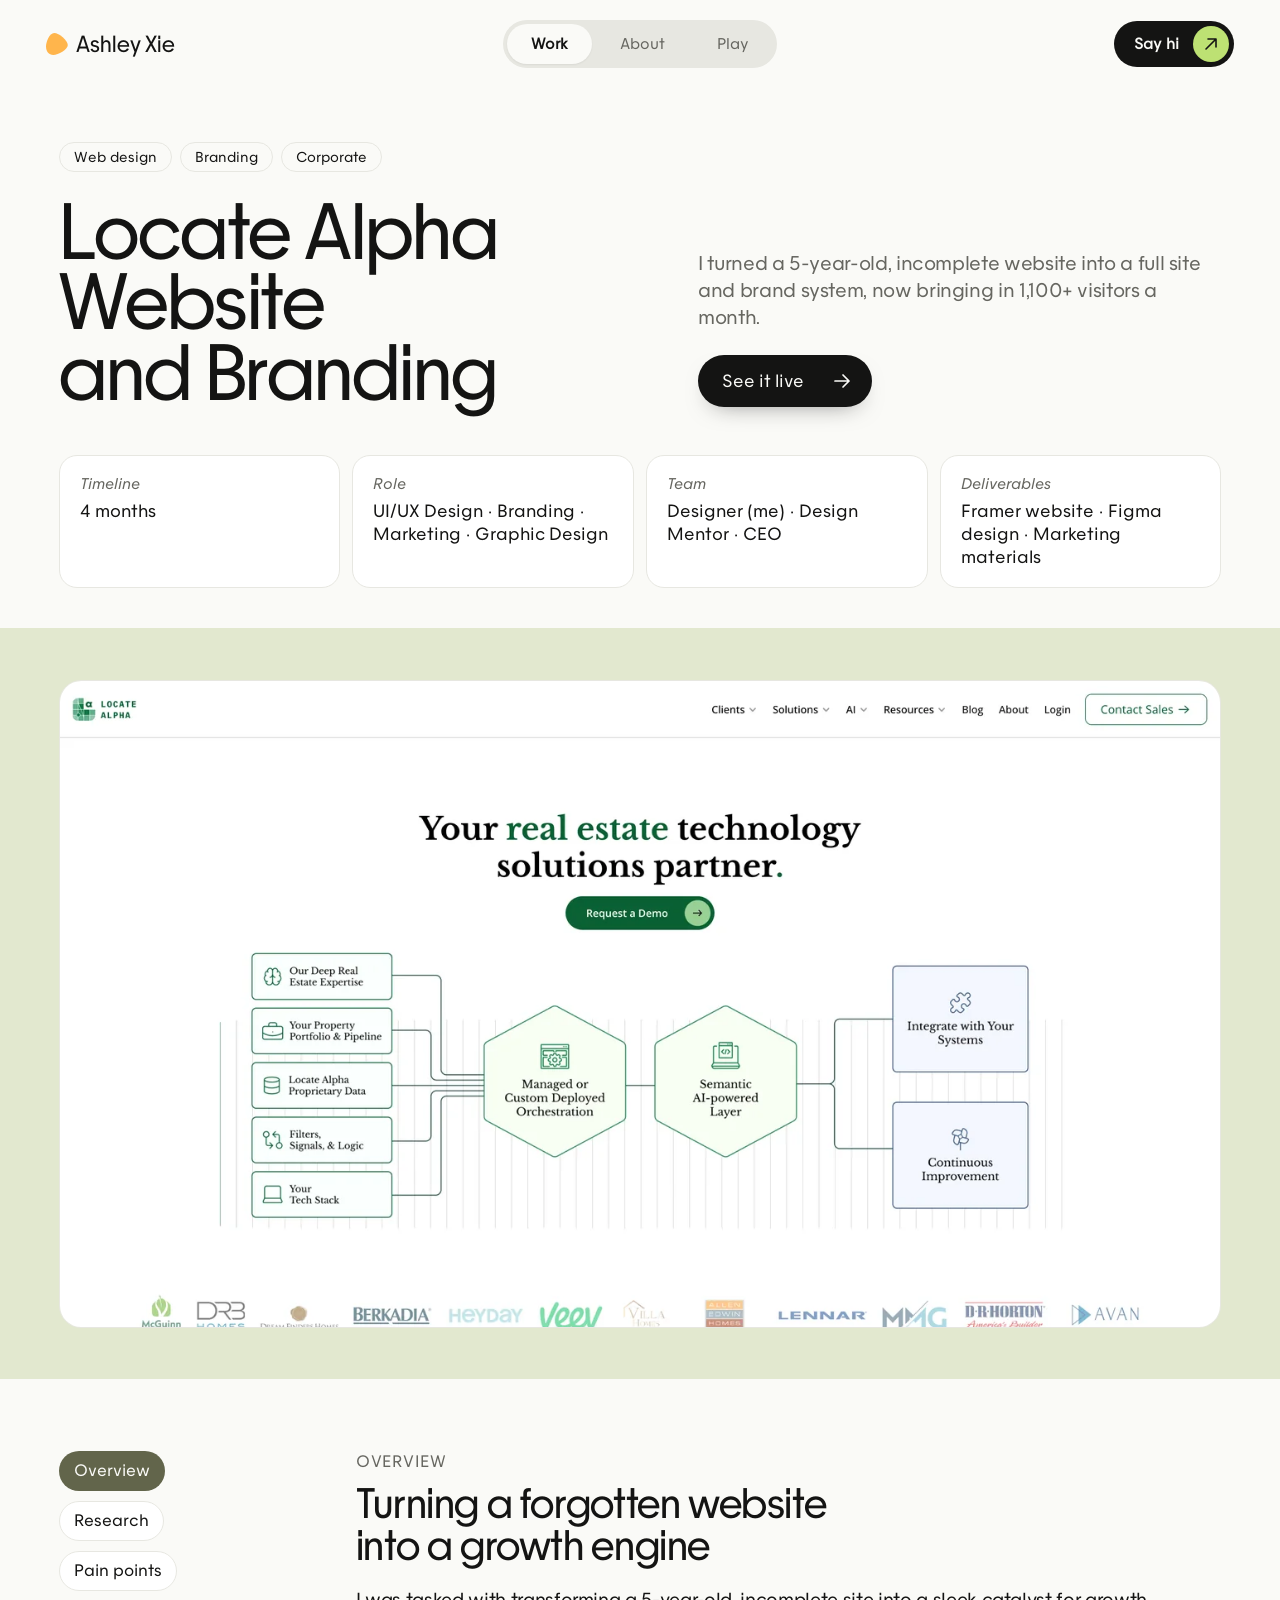
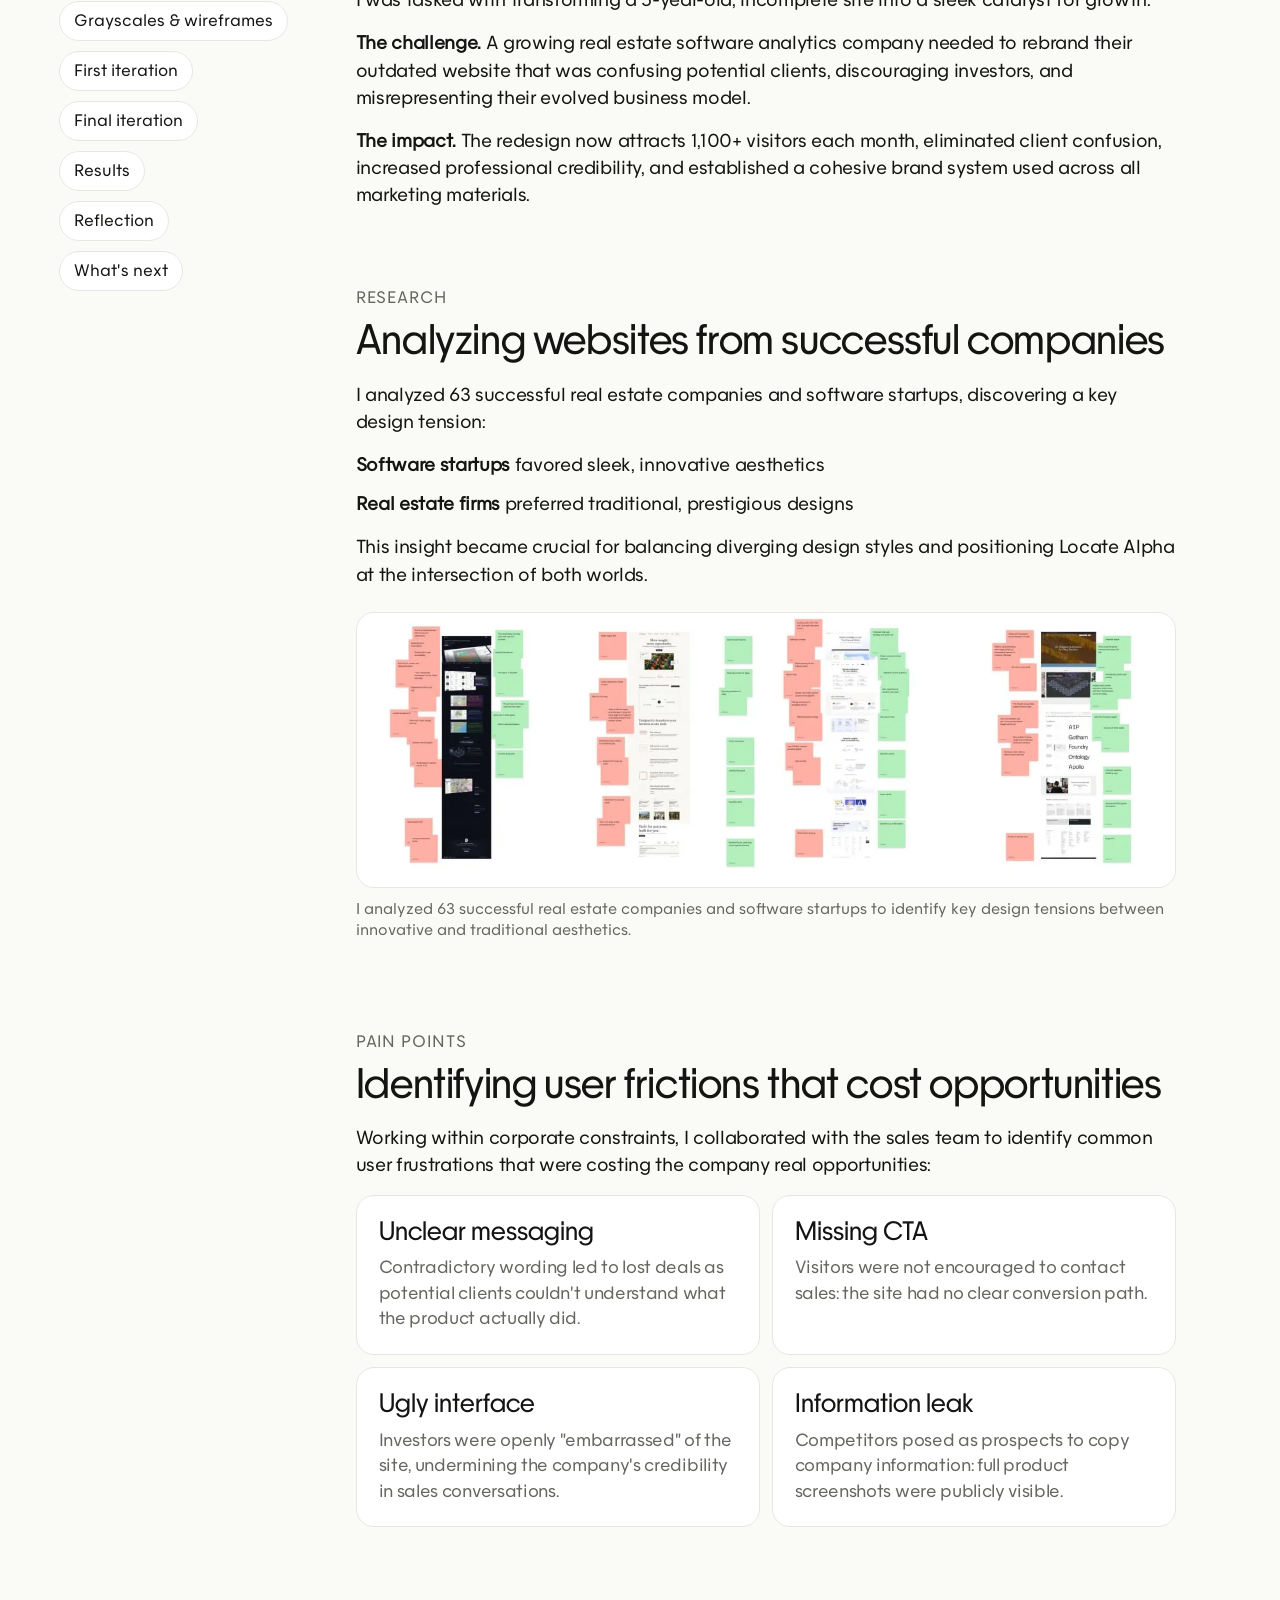
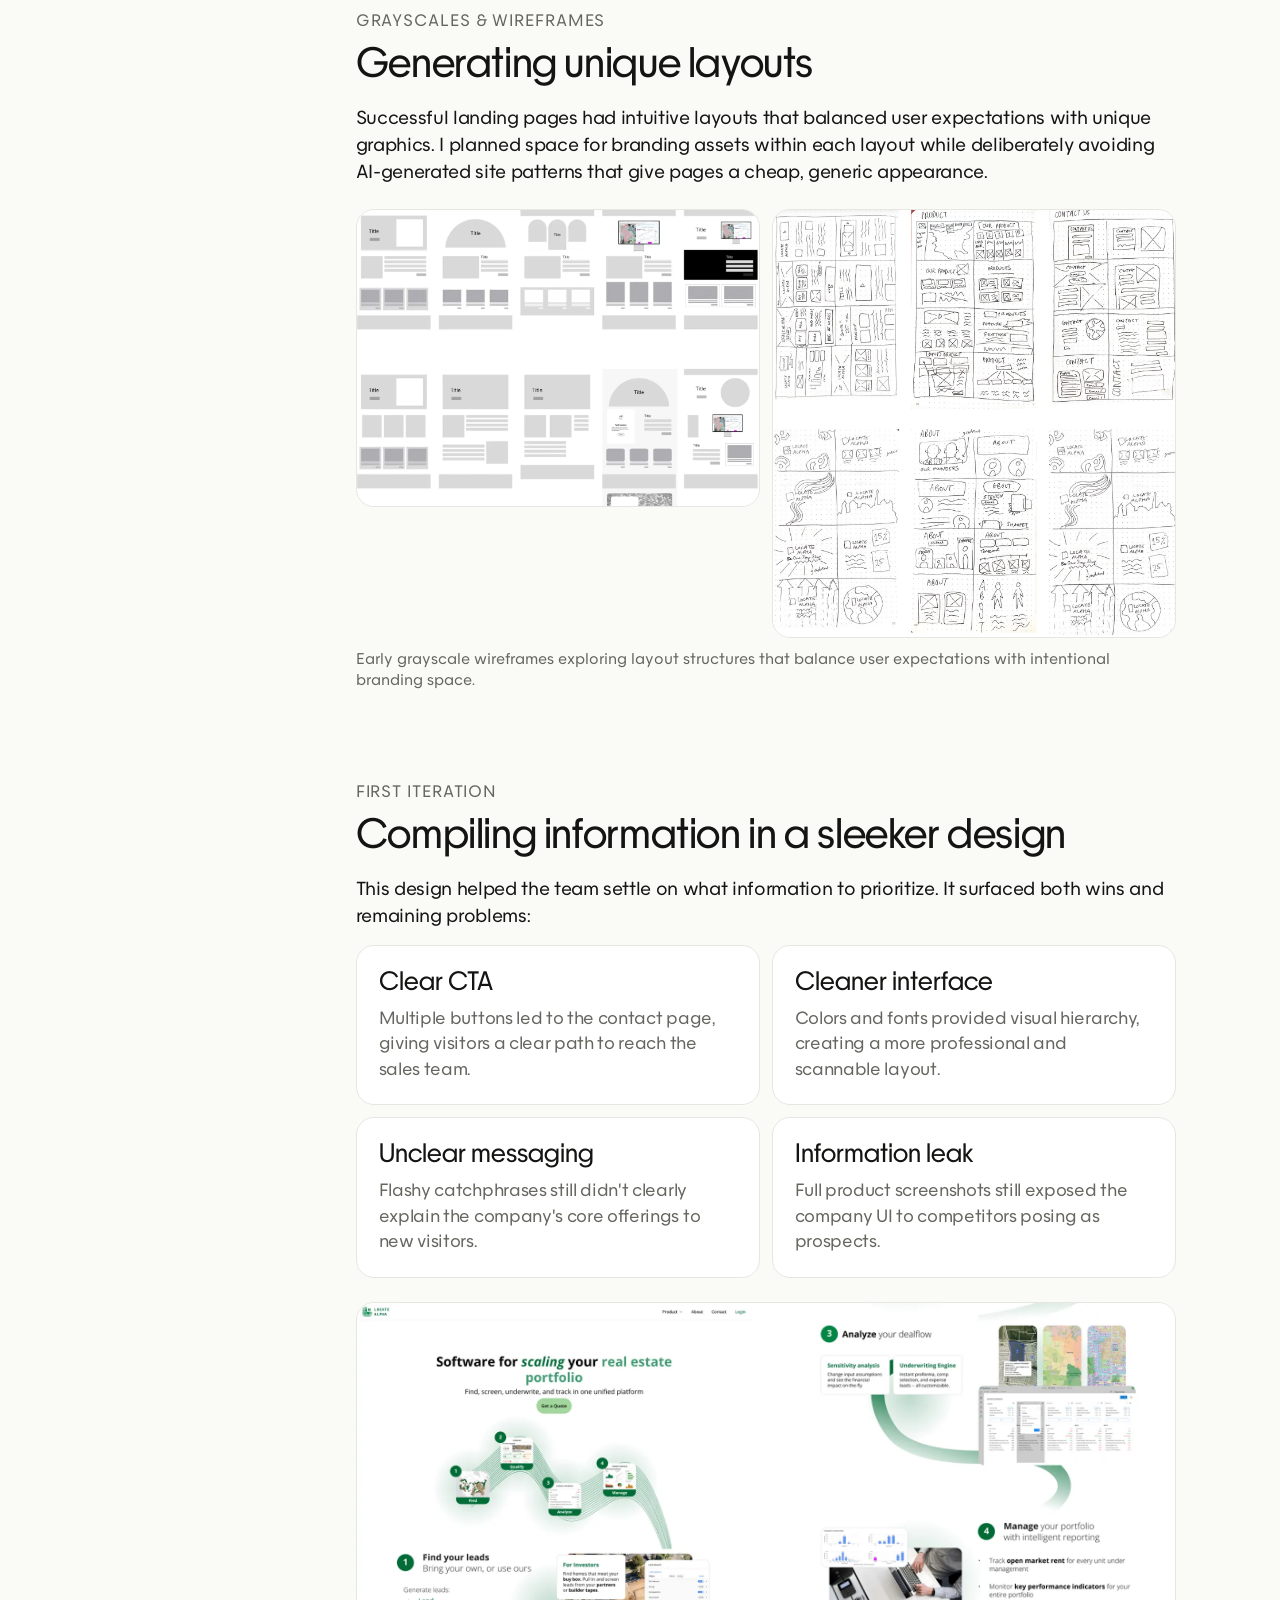
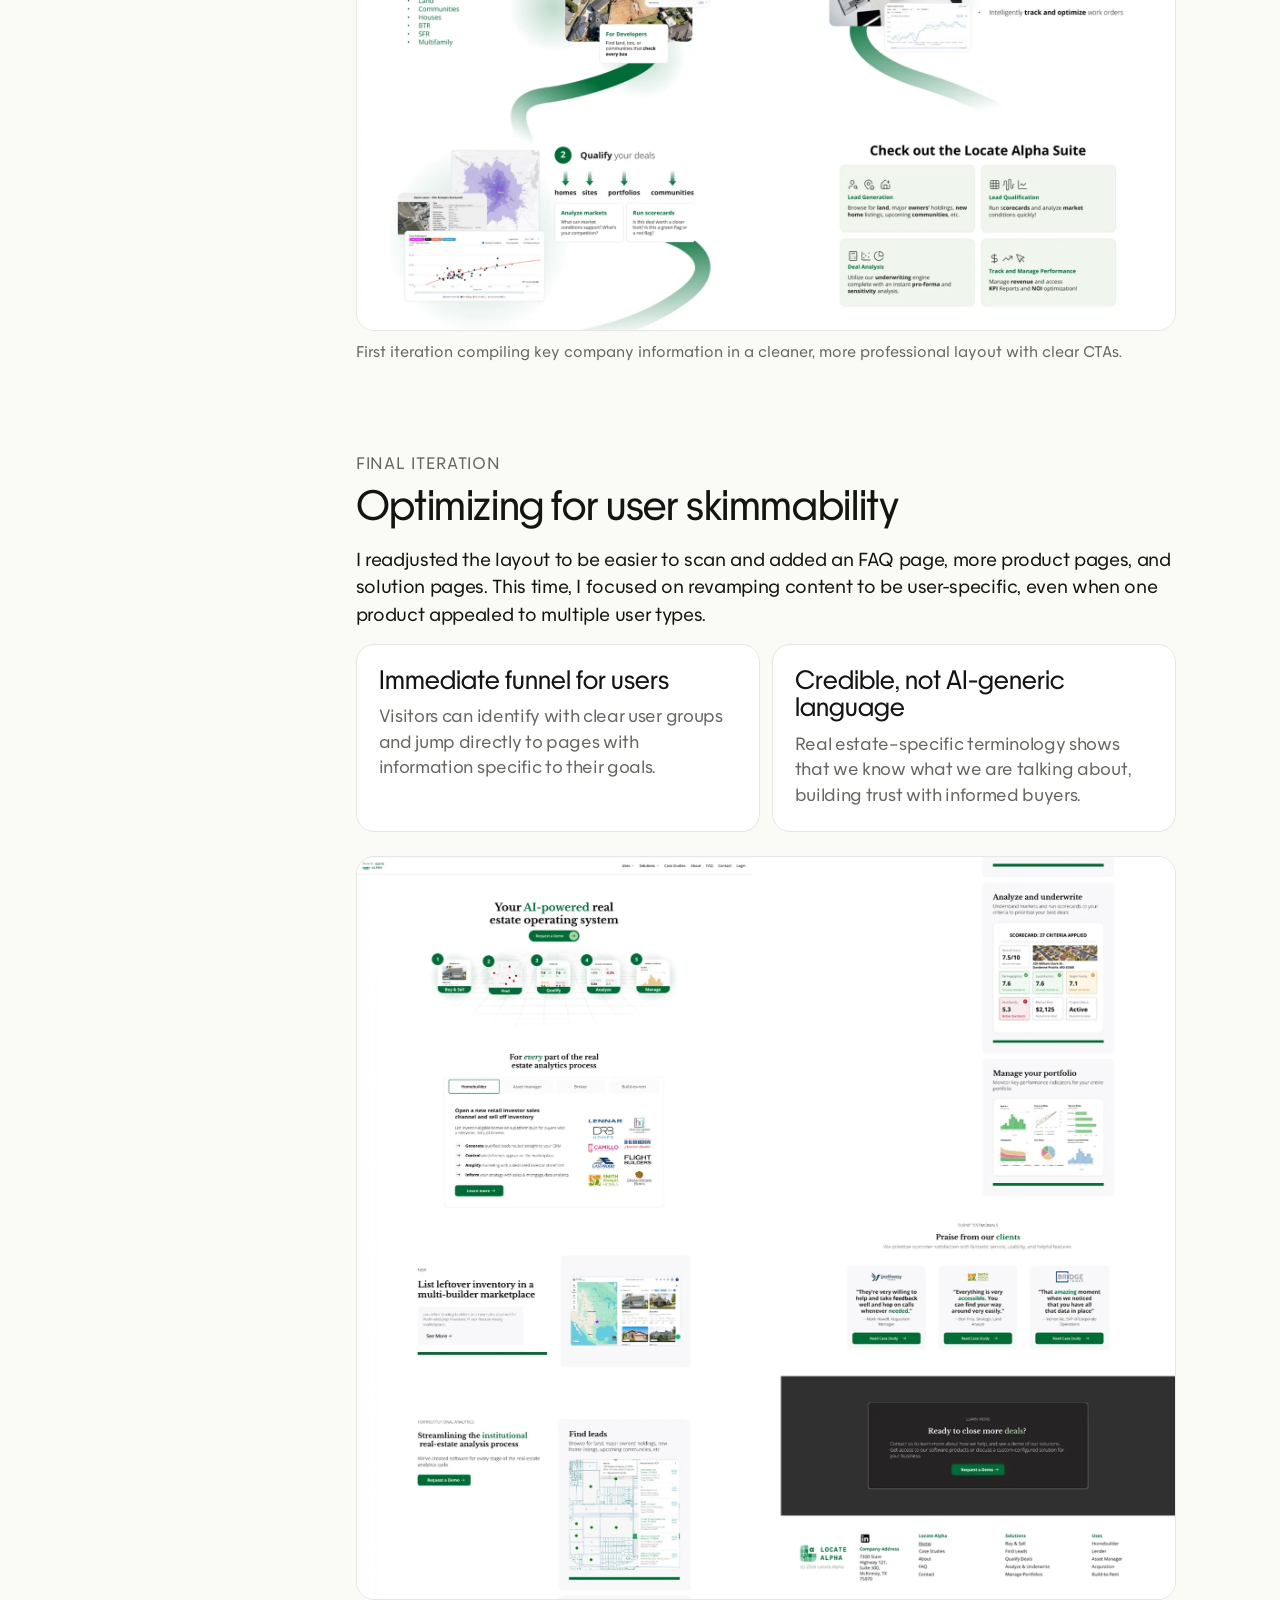
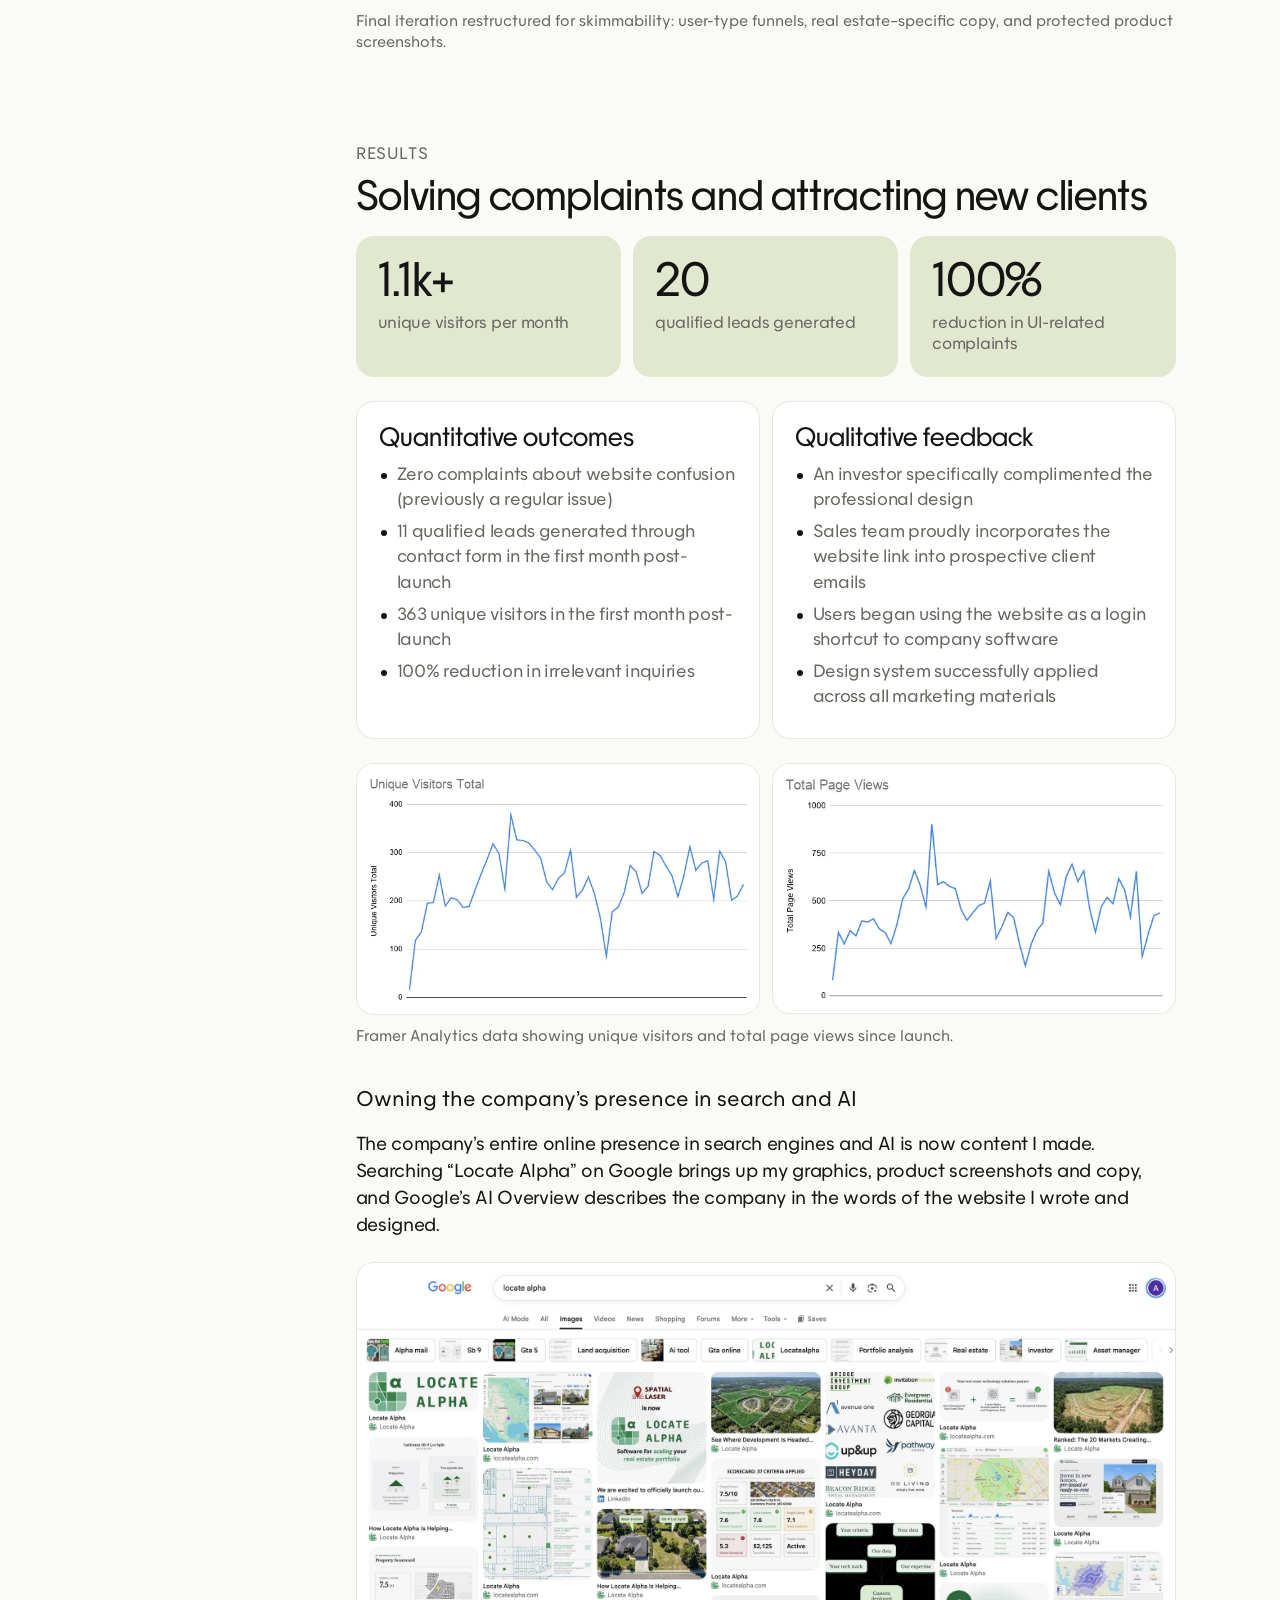
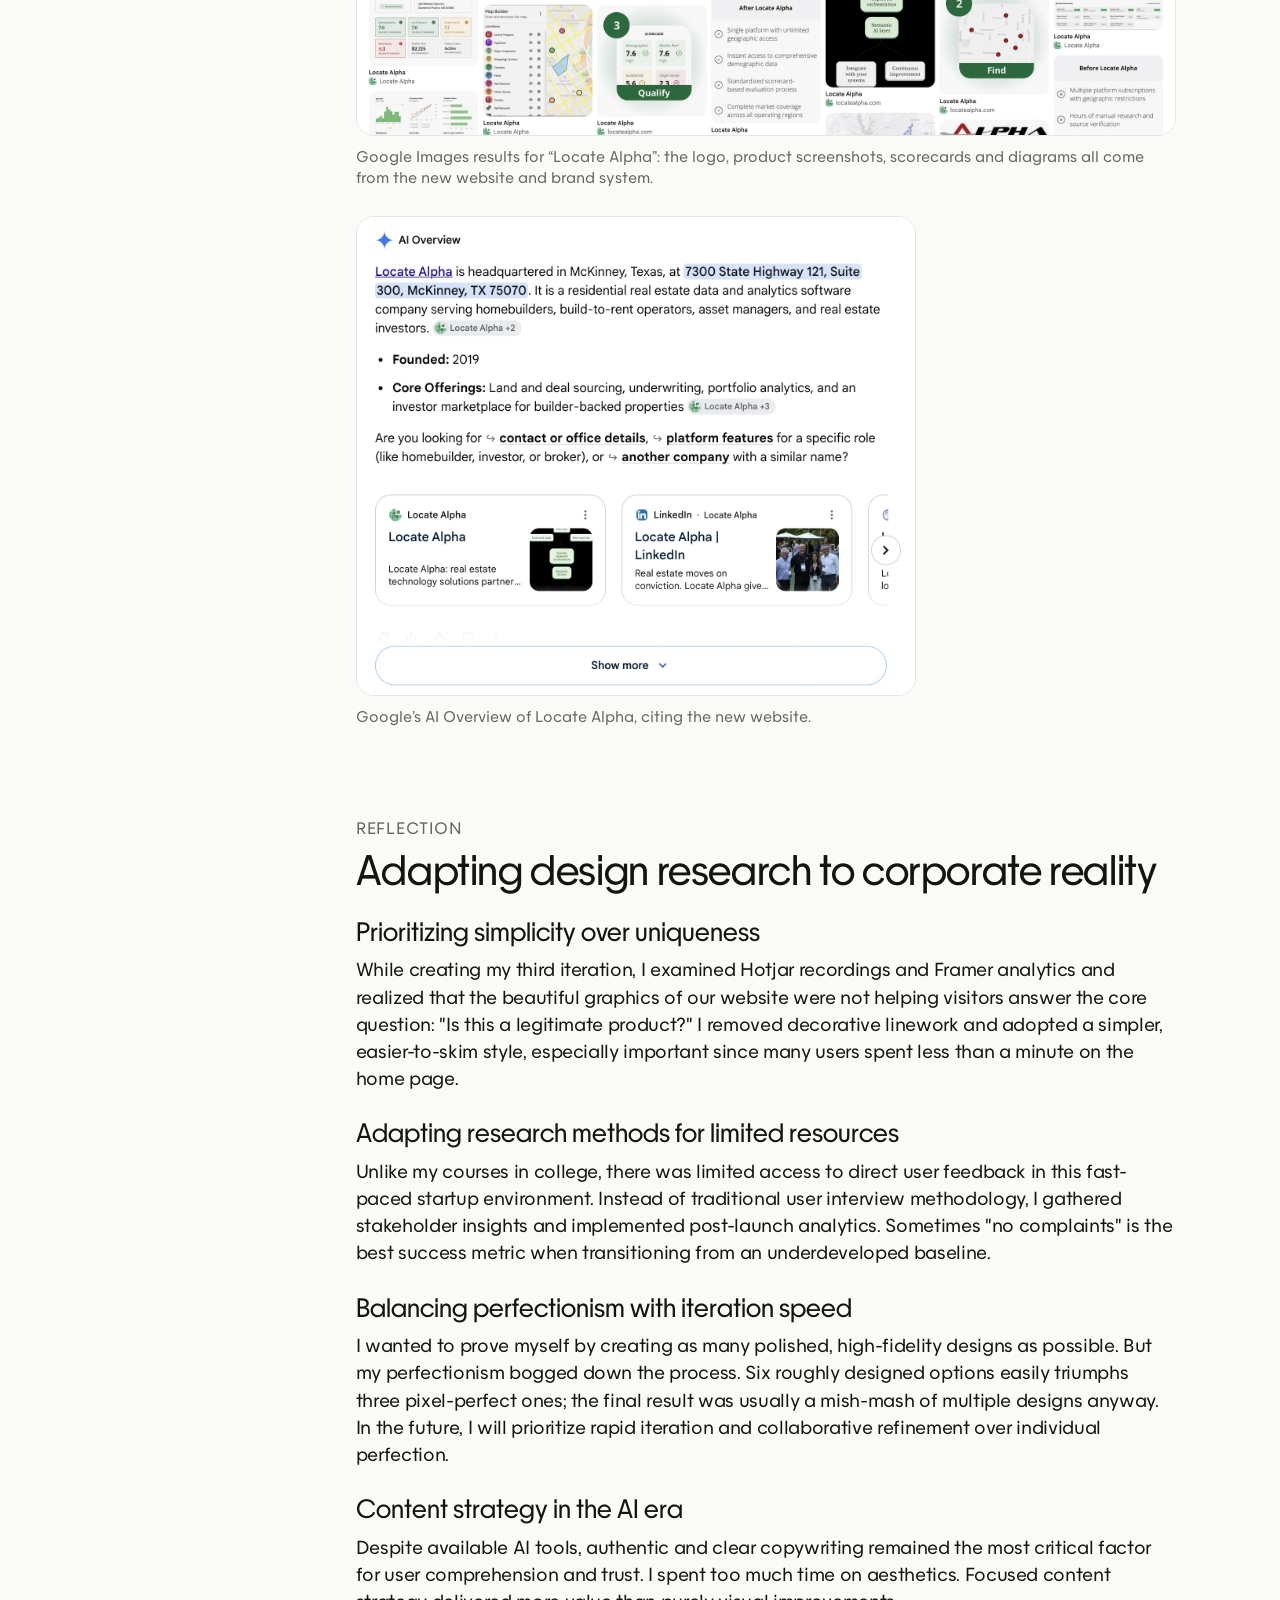
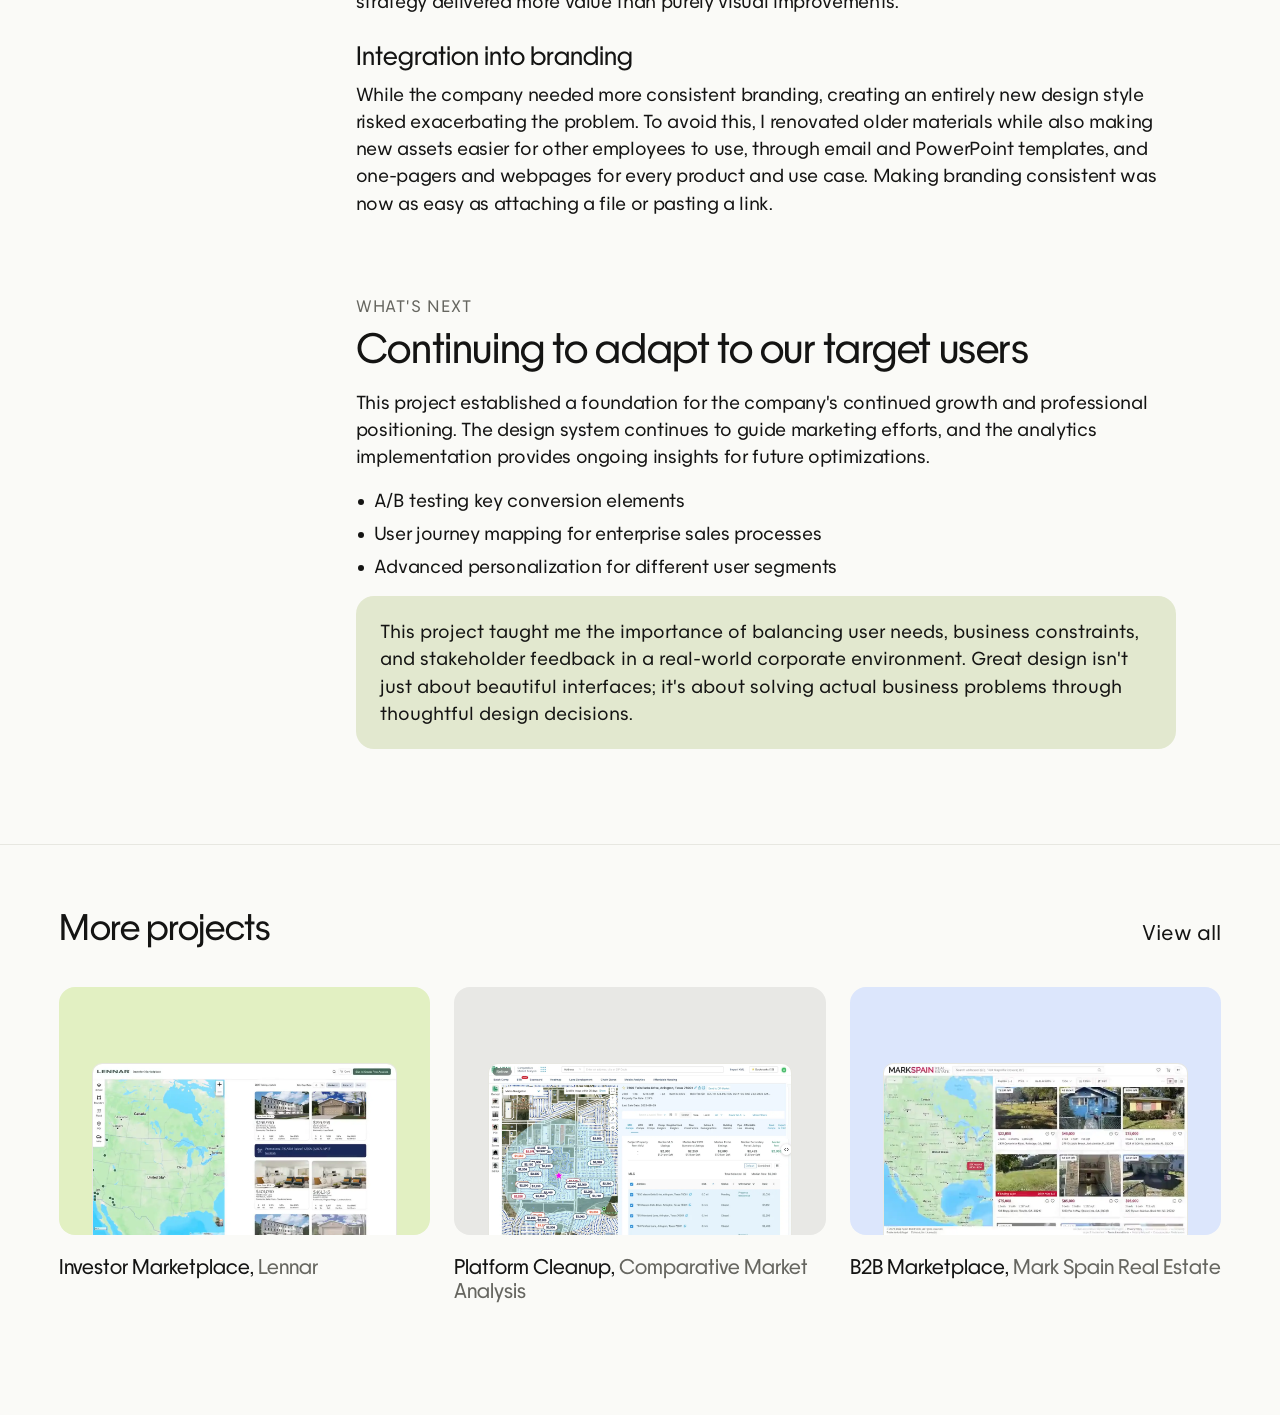
<file: locate-alpha/index.html>
<!doctype html>
<html lang="en">
<head>
  <meta charset="utf-8" />
  <meta name="viewport" content="width=device-width, initial-scale=1" />
  <title>Locate Alpha Website and Branding, Ashley Xie</title>
  <meta name="description" content="Case study: a full website and brand system redesign for Locate Alpha, now drawing 1,100+ visitors a month." />
  <link rel="preload" href="../fonts/PPFrama-Regular.woff2" as="font" type="font/woff2" crossorigin />
  <link rel="preload" href="../fonts/PPFramaText-Regular.woff2" as="font" type="font/woff2" crossorigin />
  <link rel="icon" type="image/svg+xml" href="../images/blob.svg" />
  <link rel="icon" type="image/png" sizes="32x32" href="../images/favicon-32.png" />
  <link rel="apple-touch-icon" href="../images/apple-touch-icon.png" />
  <link rel="stylesheet" href="../css/style.css?v=20261125035320" />
  <!-- The loading screen shows once per visit; later page changes skip it so the tab pill can slide -->
  <script>try{if(sessionStorage.getItem('p26-loaded'))document.documentElement.classList.add('no-loader')}catch(e){}</script>
</head>
<body class="cs-page" style="--cs-accent:#62654B;--cs-tint:#E2E8CF;--cs-on:#FAFAF7">
  <div class="loader" id="loader" role="status" aria-label="Loading">
    <div class="loader__mark"><img class="loader__blob" src="../images/blob.svg" alt="" aria-hidden="true" /><span class="loader__name">Ashley Xie</span></div>
  </div>
  <header class="nav">
    <a class="nav__name" href="../"><img class="nav__star" src="../images/blob.svg" alt="" aria-hidden="true" />Ashley Xie</a>
    <nav class="nav__tabs" aria-label="Main">
      <a class="nav__tab is-active" href="../"><span class="nav__pill" aria-hidden="true"></span><span class="nav__label" style="view-transition-name:nav-work">Work</span></a>
      <a class="nav__tab" href="../about/"><span class="nav__label" style="view-transition-name:nav-about">About</span></a>
      <a class="nav__tab" href="../play/"><span class="nav__label" style="view-transition-name:nav-play">Play</span></a>
    </nav>
    <a class="nav__cta" href="https://www.linkedin.com/in/ashley-xie/" target="_blank" rel="noopener noreferrer">
      <span>Say hi</span>
      <span class="nav__cta-icon" aria-hidden="true">
        <svg width="18" height="18" viewBox="0 0 18 18" fill="none"><path d="M4 14L14 4M6 4h8v8" stroke="currentColor" stroke-width="1.6" stroke-linecap="round" stroke-linejoin="round"/></svg>
      </span>
    </a>
    <button class="nav__burger" aria-expanded="false" aria-controls="menu" aria-label="Menu">
      <span></span><span></span>
    </button>
    <div class="menu" id="menu" hidden>
      <nav class="menu__links" aria-label="Main">
        <a class="menu__link is-active" href="../">Work</a>
        <a class="menu__link" href="../about/">About</a>
        <a class="menu__link" href="../play/">Play</a>
      </nav>
      <a class="menu__cta" href="https://www.linkedin.com/in/ashley-xie/" target="_blank" rel="noopener noreferrer">
        <span>Say hi</span>
        <span class="nav__cta-icon" aria-hidden="true">
          <svg width="18" height="18" viewBox="0 0 18 18" fill="none"><path d="M4 14L14 4M6 4h8v8" stroke="currentColor" stroke-width="1.6" stroke-linecap="round" stroke-linejoin="round"/></svg>
        </span>
      </a>
    </div>
  </header>

  <main class="cs">
    <section class="cs-hero" aria-labelledby="cs-title">
      <div class="cs-hero__left">
        <ul class="strip__tags cs-tags"><li class="tag">Web design</li><li class="tag">Branding</li><li class="tag">Corporate</li></ul>
        <h1 class="cs-hero__title" id="cs-title">Locate Alpha Website and Branding</h1>
      </div>
      <div class="cs-hero__right">
        <p>I turned a 5-year-old, incomplete website into a full site and brand system, now bringing in 1,100+ visitors a month.</p>
        <a class="cta" href="https://locatealpha.com/" target="_blank" rel="noopener noreferrer"><span>See it live</span><svg width="20" height="20" viewBox="0 0 20 20" fill="none"><path d="M3 10h14M11 4l6 6-6 6" stroke="currentColor" stroke-width="1.7" stroke-linecap="round" stroke-linejoin="round"/></svg></a>
      </div>
    </section>

    <dl class="cs-meta">
      <div><dt>Timeline</dt><dd>4 months</dd></div>
      <div><dt>Role</dt><dd>UI/UX Design · Branding · Marketing · Graphic Design</dd></div>
      <div><dt>Team</dt><dd>Designer (me) · Design Mentor · CEO</dd></div>
      <div><dt>Deliverables</dt><dd>Framer website · Figma design · Marketing materials</dd></div>
    </dl>
  </main>

  <figure class="cs-bleed cs-bleed--frame">
    <img src="../images/locate-alpha/hero-1400.webp" srcset="../images/locate-alpha/hero-1400.webp 1400w, ../images/locate-alpha/hero-2800.webp 2800w" sizes="(max-width: 1528px) calc(100vw - 9.2vw), 1400px" width="2800" height="1612" style="aspect-ratio: 2800 / 1612" fetchpriority="high" alt="Locate Alpha website homepage" />
  </figure>

  <div class="cs cs-body">
    <nav class="cs-nav" aria-label="Sections">
      <ul>
          <li><a class="cs-nav__link" href="#overview">Overview</a></li>
          <li><a class="cs-nav__link" href="#research">Research</a></li>
          <li><a class="cs-nav__link" href="#pain-points">Pain points</a></li>
          <li><a class="cs-nav__link" href="#grayscales">Grayscales &amp; wireframes</a></li>
          <li><a class="cs-nav__link" href="#first-iteration">First iteration</a></li>
          <li><a class="cs-nav__link" href="#final-iteration">Final iteration</a></li>
          <li><a class="cs-nav__link" href="#results">Results</a></li>
          <li><a class="cs-nav__link" href="#reflection">Reflection</a></li>
          <li><a class="cs-nav__link" href="#whats-next">What's next</a></li>
      </ul>
    </nav>
    <div class="cs-sections">

        <section class="cs-section" id="overview">
          <h2>Overview</h2>
          <h3>Turning a forgotten website into a growth engine</h3>
          <p>I was tasked with transforming a 5-year-old, incomplete site into a sleek catalyst for growth.</p>
          <p><strong>The challenge.</strong> A growing real estate software analytics company needed to rebrand their outdated website that was confusing potential clients, discouraging investors, and misrepresenting their evolved business model.</p>
          <p><strong>The impact.</strong> The redesign now attracts 1,100+ visitors each month, eliminated client confusion, increased professional credibility, and established a cohesive brand system used across all marketing materials.</p>
        </section>

        <section class="cs-section" id="research">
          <h2>Research</h2>
          <h3>Analyzing websites from successful companies</h3>
          <p>I analyzed 63 successful real estate companies and software startups, discovering a key design tension:</p>
          <ul class="cs-list">
            <li><strong>Software startups</strong> favored sleek, innovative aesthetics</li>
            <li><strong>Real estate firms</strong> preferred traditional, prestigious designs</li>
          </ul>
          <p>This insight became crucial for balancing diverging design styles and positioning Locate Alpha at the intersection of both worlds.</p>
          <figure class="cs-fig">
            <img src="../images/locate-alpha/research.webp" width="1280" height="429" loading="lazy" decoding="async" alt="Research board of real estate and software startup websites" />
            <figcaption>I analyzed 63 successful real estate companies and software startups to identify key design tensions between innovative and traditional aesthetics.</figcaption>
          </figure>
        </section>

        <section class="cs-section" id="pain-points">
          <h2>Pain points</h2>
          <h3>Identifying user frictions that cost opportunities</h3>
          <p>Working within corporate constraints, I collaborated with the sales team to identify common user frustrations that were costing the company real opportunities:</p>
          <div class="cs-cards">
            <div class="cs-card"><h4>Unclear messaging</h4><p>Contradictory wording led to lost deals as potential clients couldn't understand what the product actually did.</p></div>
            <div class="cs-card"><h4>Missing CTA</h4><p>Visitors were not encouraged to contact sales: the site had no clear conversion path.</p></div>
            <div class="cs-card"><h4>Ugly interface</h4><p>Investors were openly "embarrassed" of the site, undermining the company's credibility in sales conversations.</p></div>
            <div class="cs-card"><h4>Information leak</h4><p>Competitors posed as prospects to copy company information: full product screenshots were publicly visible.</p></div>
          </div>
        </section>

        <section class="cs-section" id="grayscales">
          <h2>Grayscales &amp; wireframes</h2>
          <h3>Generating unique layouts</h3>
          <p>Successful landing pages had intuitive layouts that balanced user expectations with unique graphics. I planned space for branding assets within each layout while deliberately avoiding AI-generated site patterns that give pages a cheap, generic appearance.</p>
          <figure class="cs-fig cs-pair">
            <div><img src="../images/locate-alpha/sketches.webp" width="1280" height="941" loading="lazy" decoding="async" alt="Hand-drawn layout sketches" /><img src="../images/locate-alpha/wireframes.webp" width="1400" height="1488" loading="lazy" decoding="async" alt="Digital grayscale wireframes" /></div>
            <figcaption>Early grayscale wireframes exploring layout structures that balance user expectations with intentional branding space.</figcaption>
          </figure>
        </section>

        <section class="cs-section" id="first-iteration">
          <h2>First iteration</h2>
          <h3>Compiling information in a sleeker design</h3>
          <p>This design helped the team settle on what information to prioritize. It surfaced both wins and remaining problems:</p>
          <div class="cs-cards">
            <div class="cs-card"><h4>Clear CTA</h4><p>Multiple buttons led to the contact page, giving visitors a clear path to reach the sales team.</p></div>
            <div class="cs-card"><h4>Cleaner interface</h4><p>Colors and fonts provided visual hierarchy, creating a more professional and scannable layout.</p></div>
            <div class="cs-card"><h4>Unclear messaging</h4><p>Flashy catchphrases still didn't clearly explain the company's core offerings to new visitors.</p></div>
            <div class="cs-card"><h4>Information leak</h4><p>Full product screenshots still exposed the company UI to competitors posing as prospects.</p></div>
          </div>
          <figure class="cs-fig">
            <img src="../images/locate-alpha/iter1.webp" width="1800" height="1380" loading="lazy" decoding="async" alt="First iteration of the Locate Alpha website" />
            <figcaption>First iteration compiling key company information in a cleaner, more professional layout with clear CTAs.</figcaption>
          </figure>
        </section>

        <section class="cs-section" id="final-iteration">
          <h2>Final iteration</h2>
          <h3>Optimizing for user skimmability</h3>
          <p>I readjusted the layout to be easier to scan and added an FAQ page, more product pages, and solution pages. This time, I focused on revamping content to be user-specific, even when one product appealed to multiple user types.</p>
          <div class="cs-cards">
            <div class="cs-card"><h4>Immediate funnel for users</h4><p>Visitors can identify with clear user groups and jump directly to pages with information specific to their goals.</p></div>
            <div class="cs-card"><h4>Credible, not AI-generic language</h4><p>Real estate–specific terminology shows that we know what we are talking about, building trust with informed buyers.</p></div>
          </div>
          <figure class="cs-fig">
            <img src="../images/locate-alpha/final.webp" width="1800" height="1633" loading="lazy" decoding="async" alt="Final iteration of the Locate Alpha website" />
            <figcaption>Final iteration restructured for skimmability: user-type funnels, real estate–specific copy, and protected product screenshots.</figcaption>
          </figure>
        </section>

        <section class="cs-section" id="results">
          <h2>Results</h2>
          <h3>Solving complaints and attracting new clients</h3>
          <div class="cs-stats">
            <div><p class="cs-stats__num">1.1k+</p><p>unique visitors per month</p></div>
            <div><p class="cs-stats__num">20</p><p>qualified leads generated</p></div>
            <div><p class="cs-stats__num">100%</p><p>reduction in UI-related complaints</p></div>
          </div>
          <div class="cs-cards">
            <div class="cs-card"><h4>Quantitative outcomes</h4><ul class="cs-list cs-list--plain">
              <li>Zero complaints about website confusion (previously a regular issue)</li>
              <li>11 qualified leads generated through contact form in the first month post-launch</li>
              <li>363 unique visitors in the first month post-launch</li>
              <li>100% reduction in irrelevant inquiries</li></ul></div>
            <div class="cs-card"><h4>Qualitative feedback</h4><ul class="cs-list cs-list--plain">
              <li>An investor specifically complimented the professional design</li>
              <li>Sales team proudly incorporates the website link into prospective client emails</li>
              <li>Users began using the website as a login shortcut to company software</li>
              <li>Design system successfully applied across all marketing materials</li></ul></div>
          </div>
          <figure class="cs-fig cs-pair">
            <div><img src="../images/locate-alpha/visitors.webp" width="642" height="399" loading="lazy" decoding="async" alt="Unique Visitors Total chart" /><img src="../images/locate-alpha/pageviews.webp" width="600" height="371" loading="lazy" decoding="async" alt="Total Page Views chart" /></div>
            <figcaption>Framer Analytics data showing unique visitors and total page views since launch.</figcaption>
          </figure>
          <h3>Owning the company’s presence in search and AI</h3>
          <p>The company’s entire online presence in search engines and AI is now content I made. Searching “Locate Alpha” on Google brings up my graphics, product screenshots and copy, and Google’s AI Overview describes the company in the words of the website I wrote and designed.</p>
          <figure class="cs-fig">
            <img src="../images/locate-alpha/search-images.webp" width="2000" height="1152" loading="lazy" decoding="async" alt="Google Images results for Locate Alpha: logos, product screenshots, scorecards and diagrams from the new website" />
            <figcaption>Google Images results for “Locate Alpha”: the logo, product screenshots, scorecards and diagrams all come from the new website and brand system.</figcaption>
          </figure>
          <figure class="cs-fig cs-fig--narrow">
            <img src="../images/locate-alpha/ai-overview.webp" width="1422" height="1218" loading="lazy" decoding="async" alt="Google AI Overview describing Locate Alpha, citing the Locate Alpha website" />
            <figcaption>Google’s AI Overview of Locate Alpha, citing the new website.</figcaption>
          </figure>
        </section>

        <section class="cs-section" id="reflection">
          <h2>Reflection</h2>
          <h3>Adapting design research to corporate reality</h3>
          <h4>Prioritizing simplicity over uniqueness</h4>
          <p>While creating my third iteration, I examined Hotjar recordings and Framer analytics and realized that the beautiful graphics of our website were not helping visitors answer the core question: "Is this a legitimate product?" I removed decorative linework and adopted a simpler, easier-to-skim style, especially important since many users spent less than a minute on the home page.</p>
          <h4>Adapting research methods for limited resources</h4>
          <p>Unlike my courses in college, there was limited access to direct user feedback in this fast-paced startup environment. Instead of traditional user interview methodology, I gathered stakeholder insights and implemented post-launch analytics. Sometimes "no complaints" is the best success metric when transitioning from an underdeveloped baseline.</p>
          <h4>Balancing perfectionism with iteration speed</h4>
          <p>I wanted to prove myself by creating as many polished, high-fidelity designs as possible. But my perfectionism bogged down the process. Six roughly designed options easily triumphs three pixel-perfect ones; the final result was usually a mish-mash of multiple designs anyway. In the future, I will prioritize rapid iteration and collaborative refinement over individual perfection.</p>
          <h4>Content strategy in the AI era</h4>
          <p>Despite available AI tools, authentic and clear copywriting remained the most critical factor for user comprehension and trust. I spent too much time on aesthetics. Focused content strategy delivered more value than purely visual improvements.</p>
          <h4>Integration into branding</h4>
          <p>While the company needed more consistent branding, creating an entirely new design style risked exacerbating the problem. To avoid this, I renovated older materials while also making new assets easier for other employees to use, through email and PowerPoint templates, and one-pagers and webpages for every product and use case. Making branding consistent was now as easy as attaching a file or pasting a link.</p>
        </section>

        <section class="cs-section" id="whats-next">
          <h2>What's next</h2>
          <h3>Continuing to adapt to our target users</h3>
          <p>This project established a foundation for the company's continued growth and professional positioning. The design system continues to guide marketing efforts, and the analytics implementation provides ongoing insights for future optimizations.</p>
          <ul class="cs-list cs-list--plain">
            <li>A/B testing key conversion elements</li>
            <li>User journey mapping for enterprise sales processes</li>
            <li>Advanced personalization for different user segments</li>
          </ul>
          <blockquote class="cs-quote">This project taught me the importance of balancing user needs, business constraints, and stakeholder feedback in a real-world corporate environment. Great design isn't just about beautiful interfaces; it's about solving actual business problems through thoughtful design decisions.</blockquote>
        </section>

    </div>
  </div>

  <section class="cs cs-more" aria-labelledby="more-h">
    <div class="cs-more__head">
      <h2 class="cs-more__h" id="more-h">More projects</h2>
      <a class="cs-more__all" href="../#work">View all</a>
    </div>
    <div class="cs-more__grid">
      <a class="cs-more__card" href="../lennar/">
        <span class="cs-more__img" style="--tint:#E2F0C2"><img src="../images/cards/lennar-poster.webp" loading="lazy" alt="" /></span>
        <span class="cs-more__title">Investor Marketplace, <span class="cs-more__client">Lennar</span></span>
      </a>
      <a class="cs-more__card" href="../cma/">
        <span class="cs-more__img" style="--tint:#E8E8E5"><img src="../images/cards/cma-poster.webp" loading="lazy" alt="" /></span>
        <span class="cs-more__title">Platform Cleanup, <span class="cs-more__client">Comparative Market Analysis</span></span>
      </a>
      <a class="cs-more__card" href="../mark-spain/">
        <span class="cs-more__img" style="--tint:#DCE6FC"><img src="../images/cards/mark-spain-poster.webp" loading="lazy" alt="" /></span>
        <span class="cs-more__title">B2B Marketplace, <span class="cs-more__client">Mark Spain Real Estate</span></span>
      </a>
    </div>
  </section>

  <script src="../js/main.js?v=20261125035320"></script>
</body>
</html>
</file>
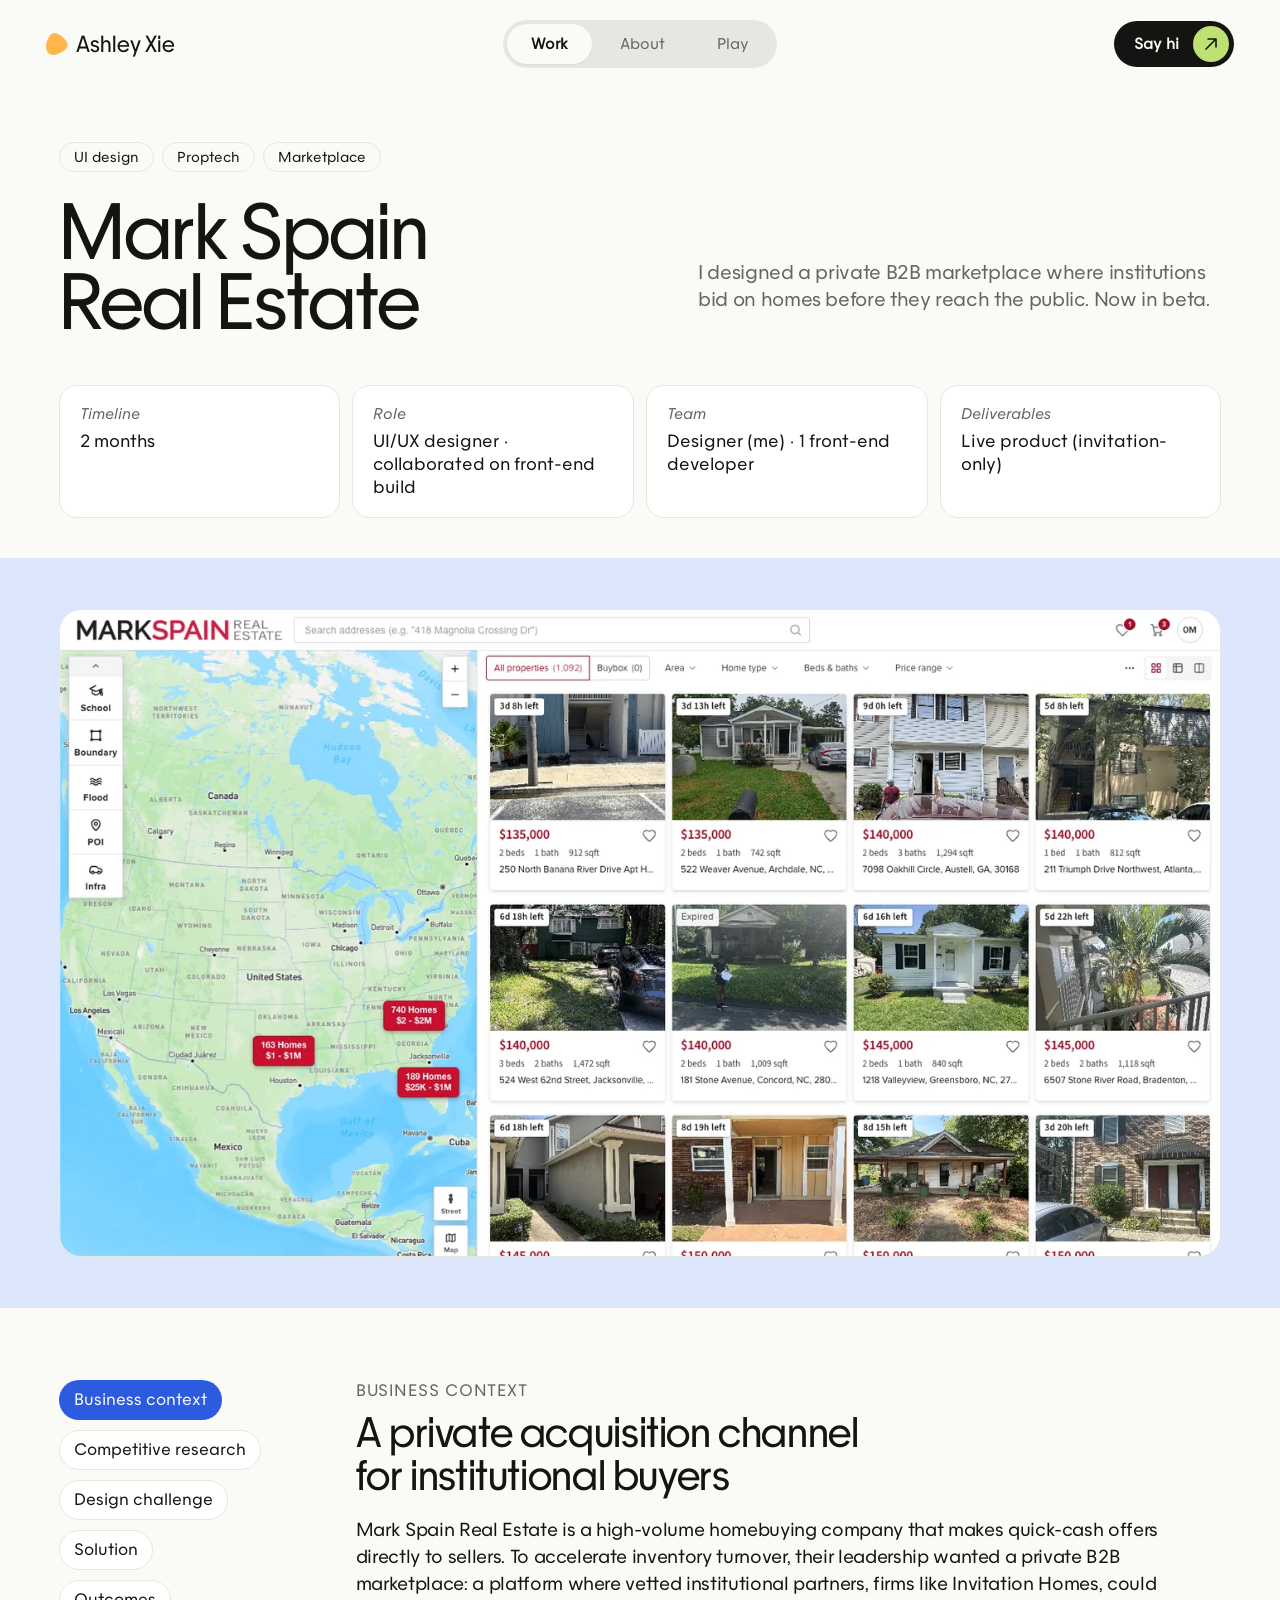
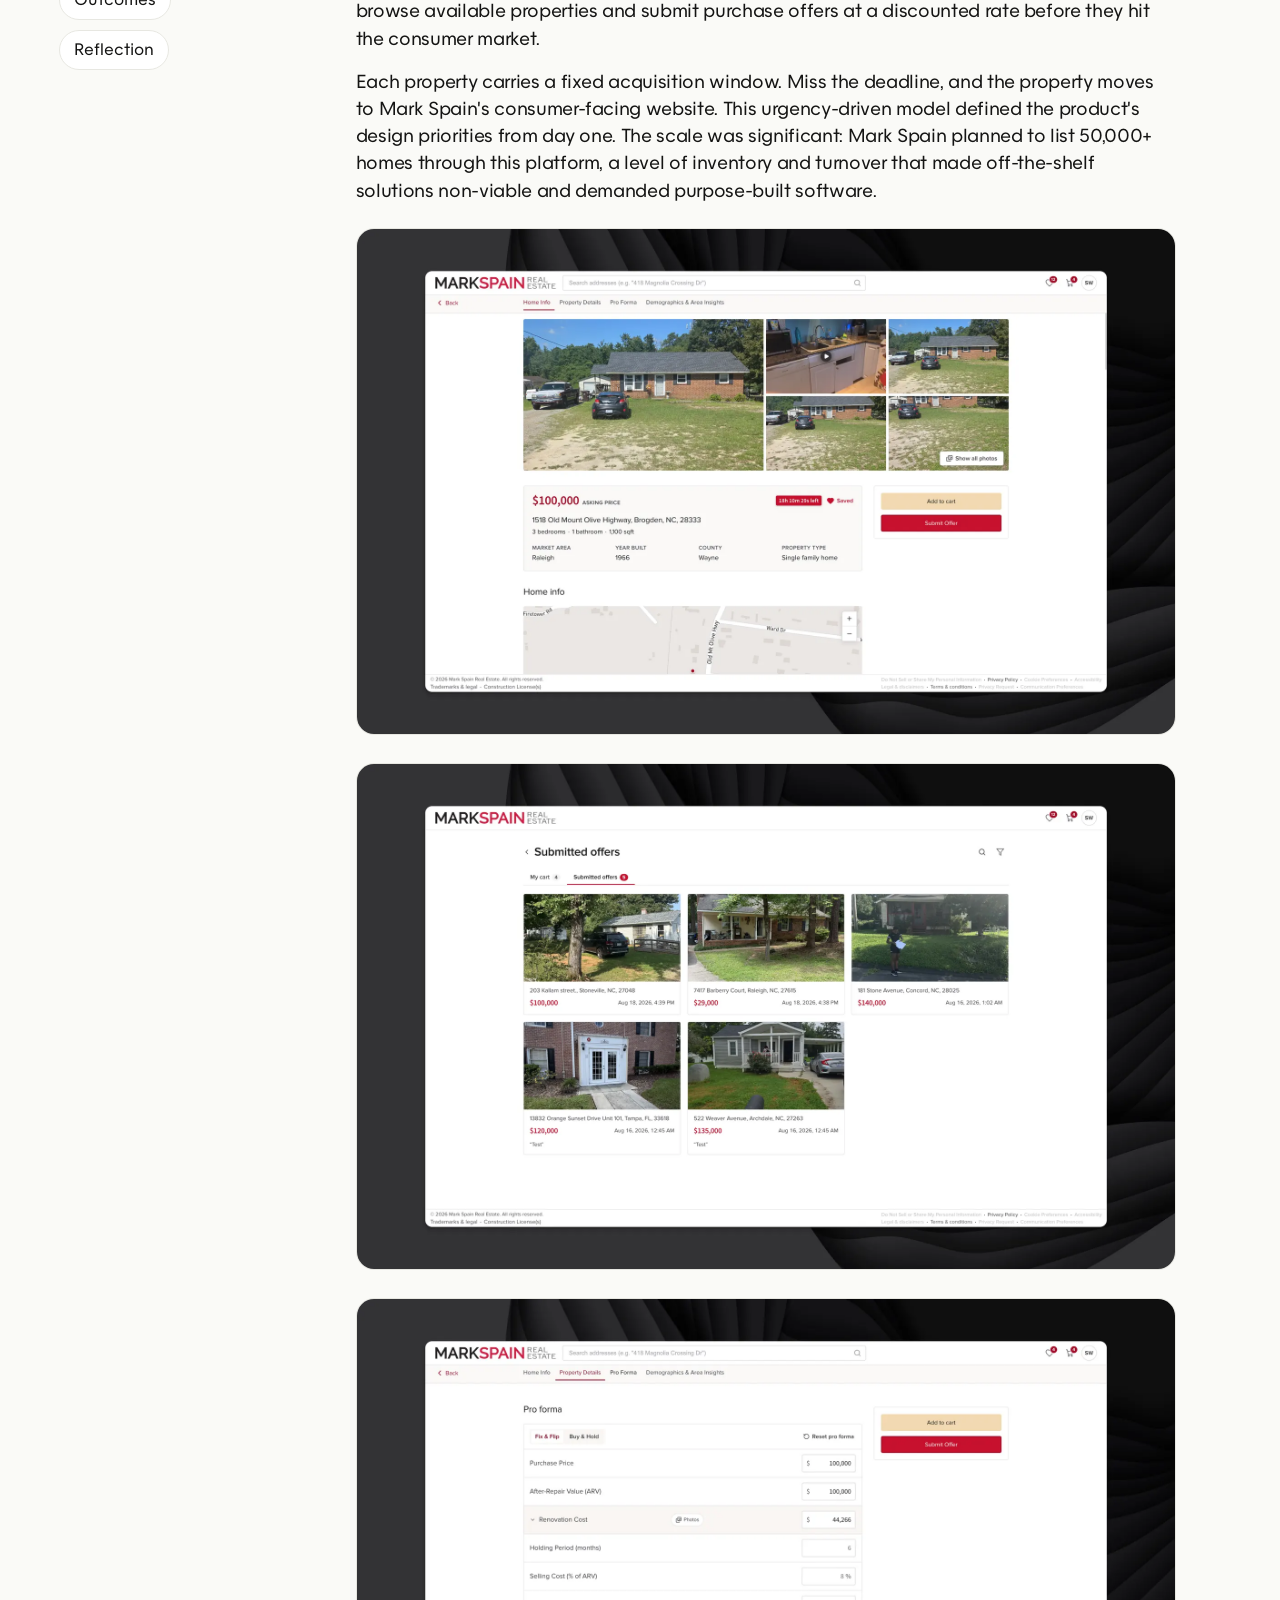
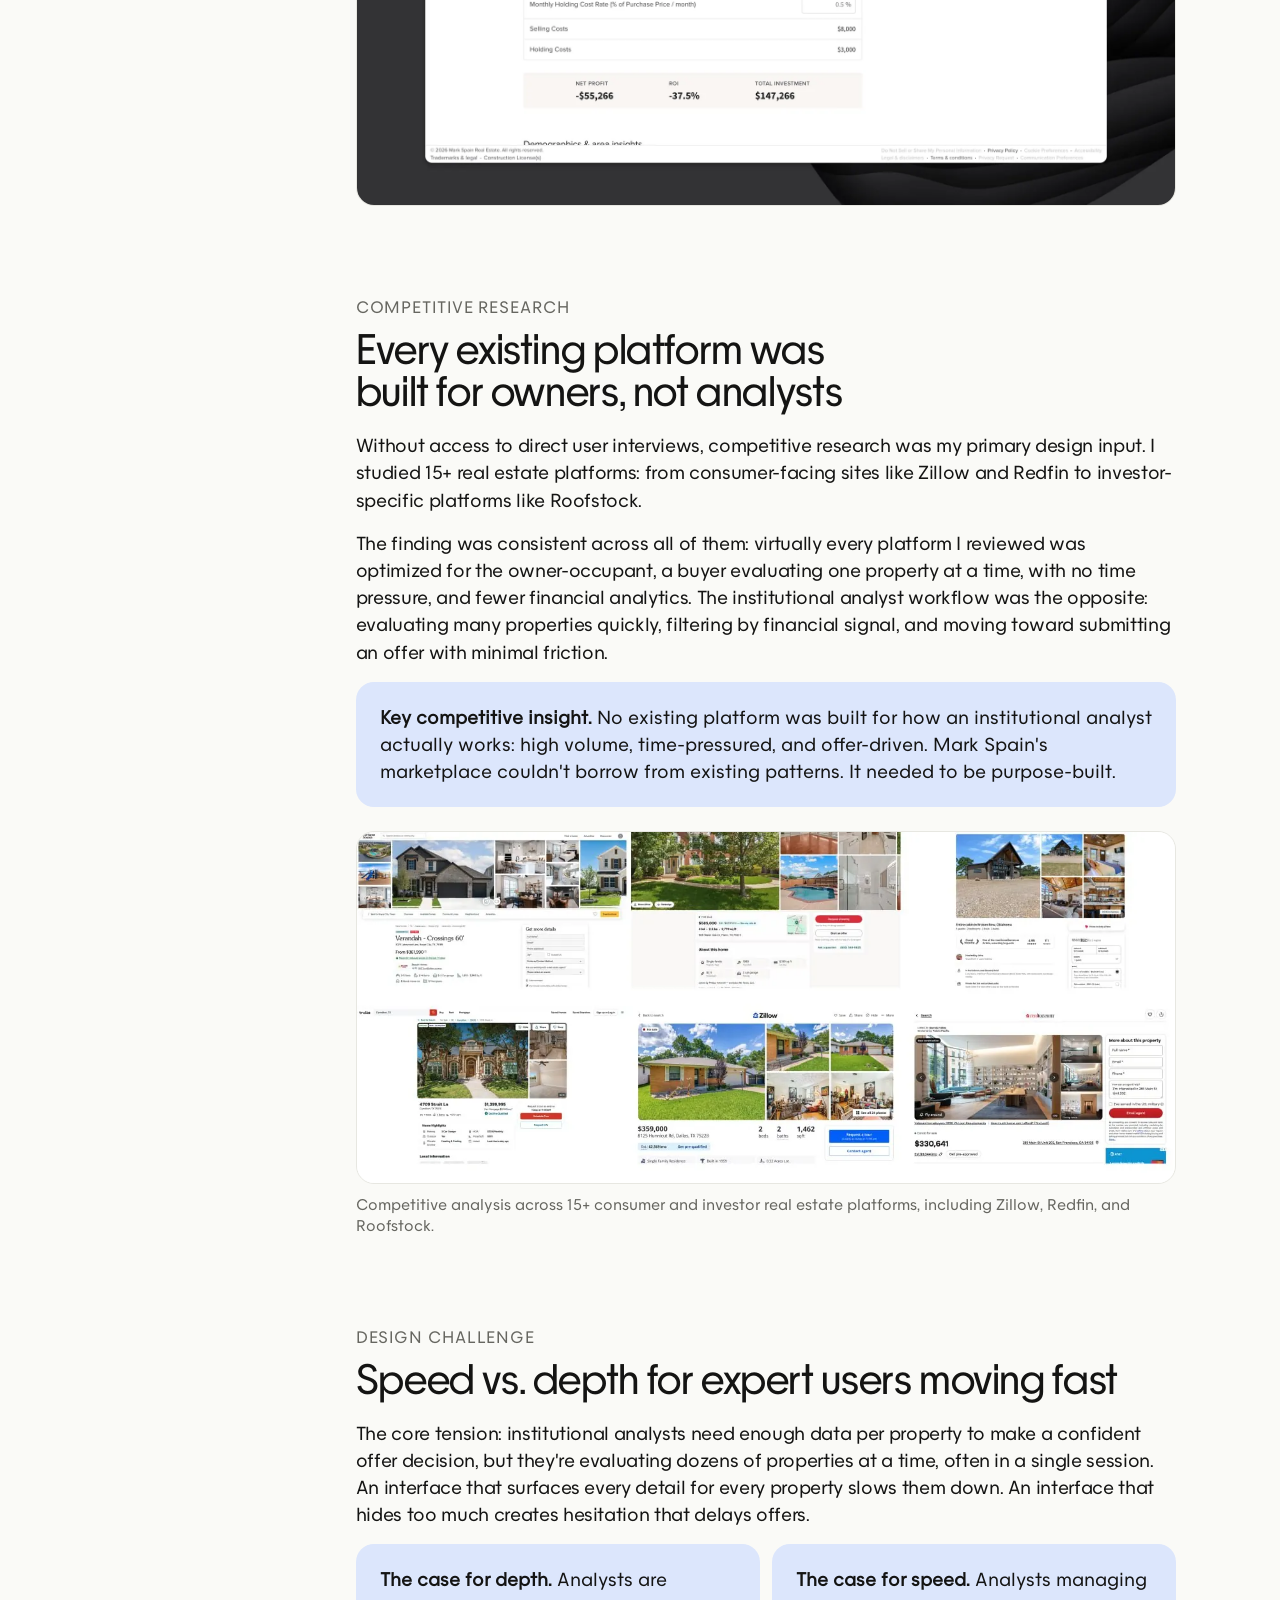
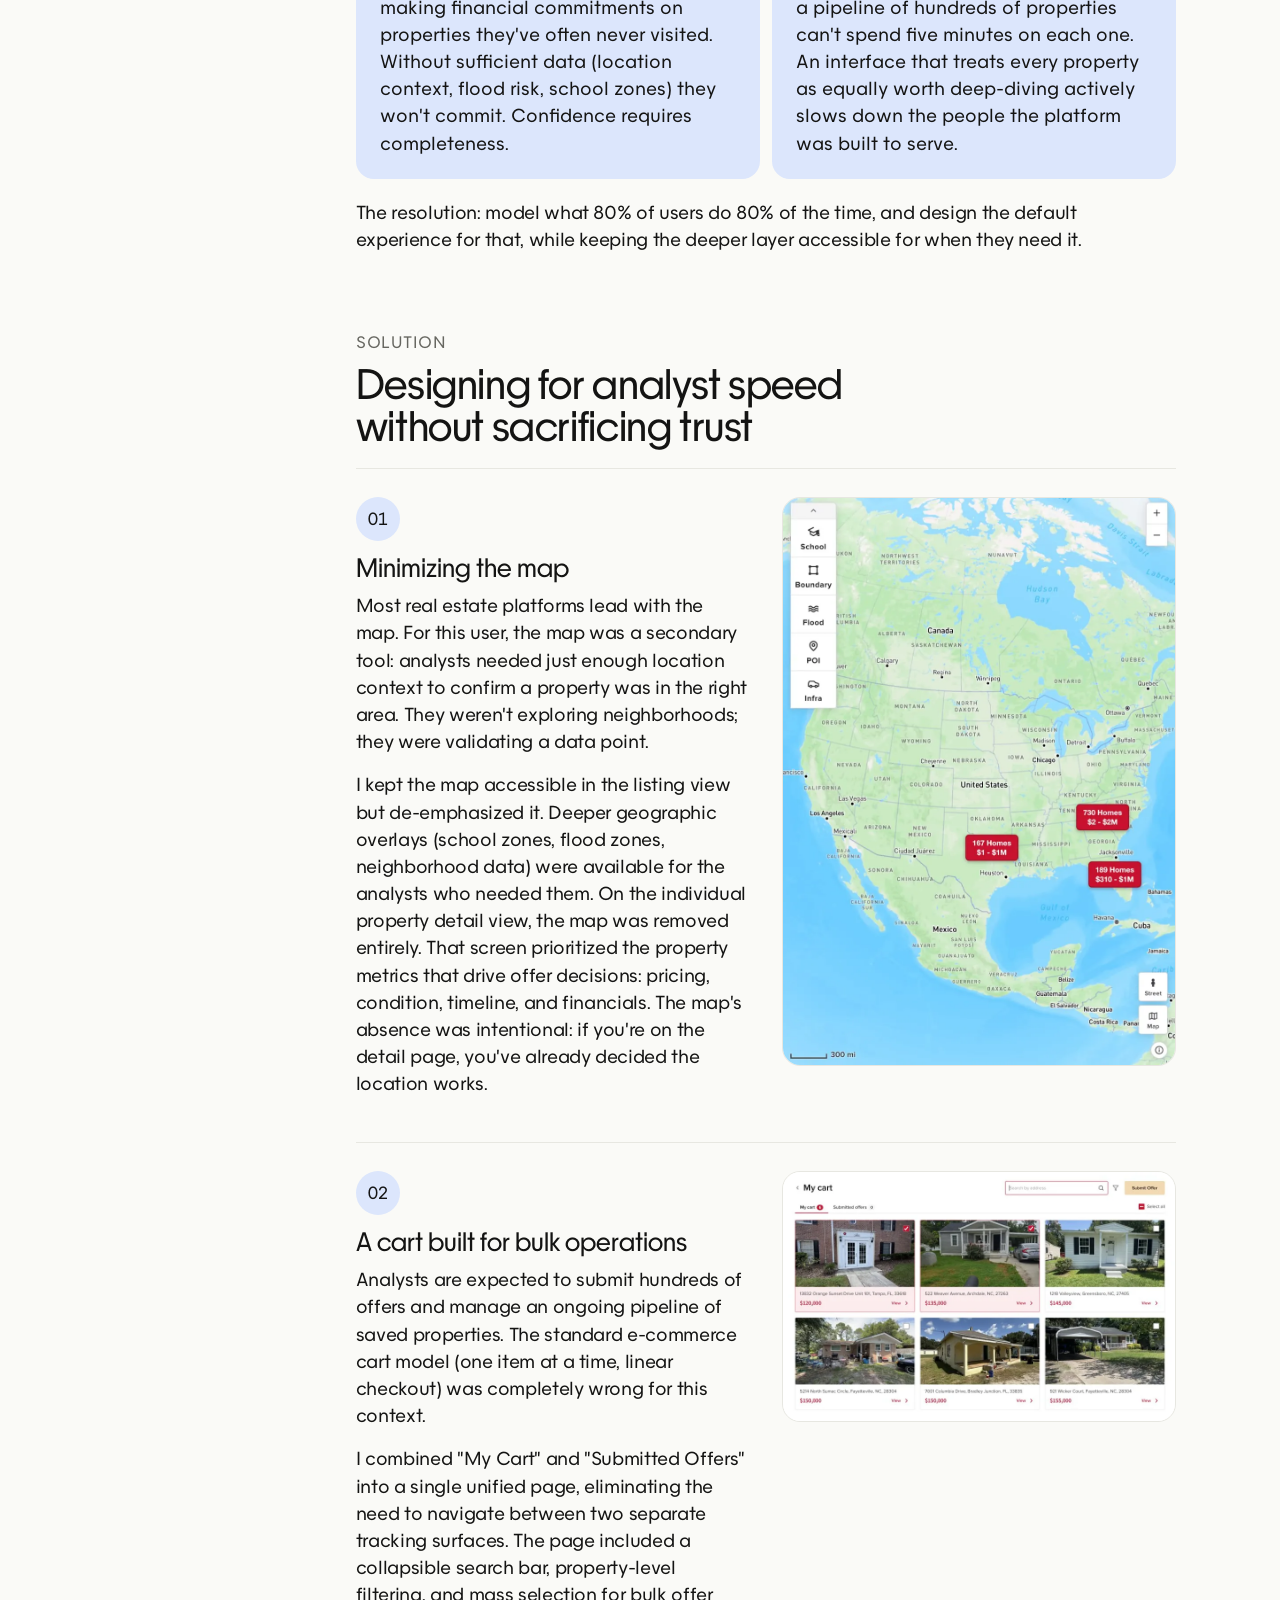
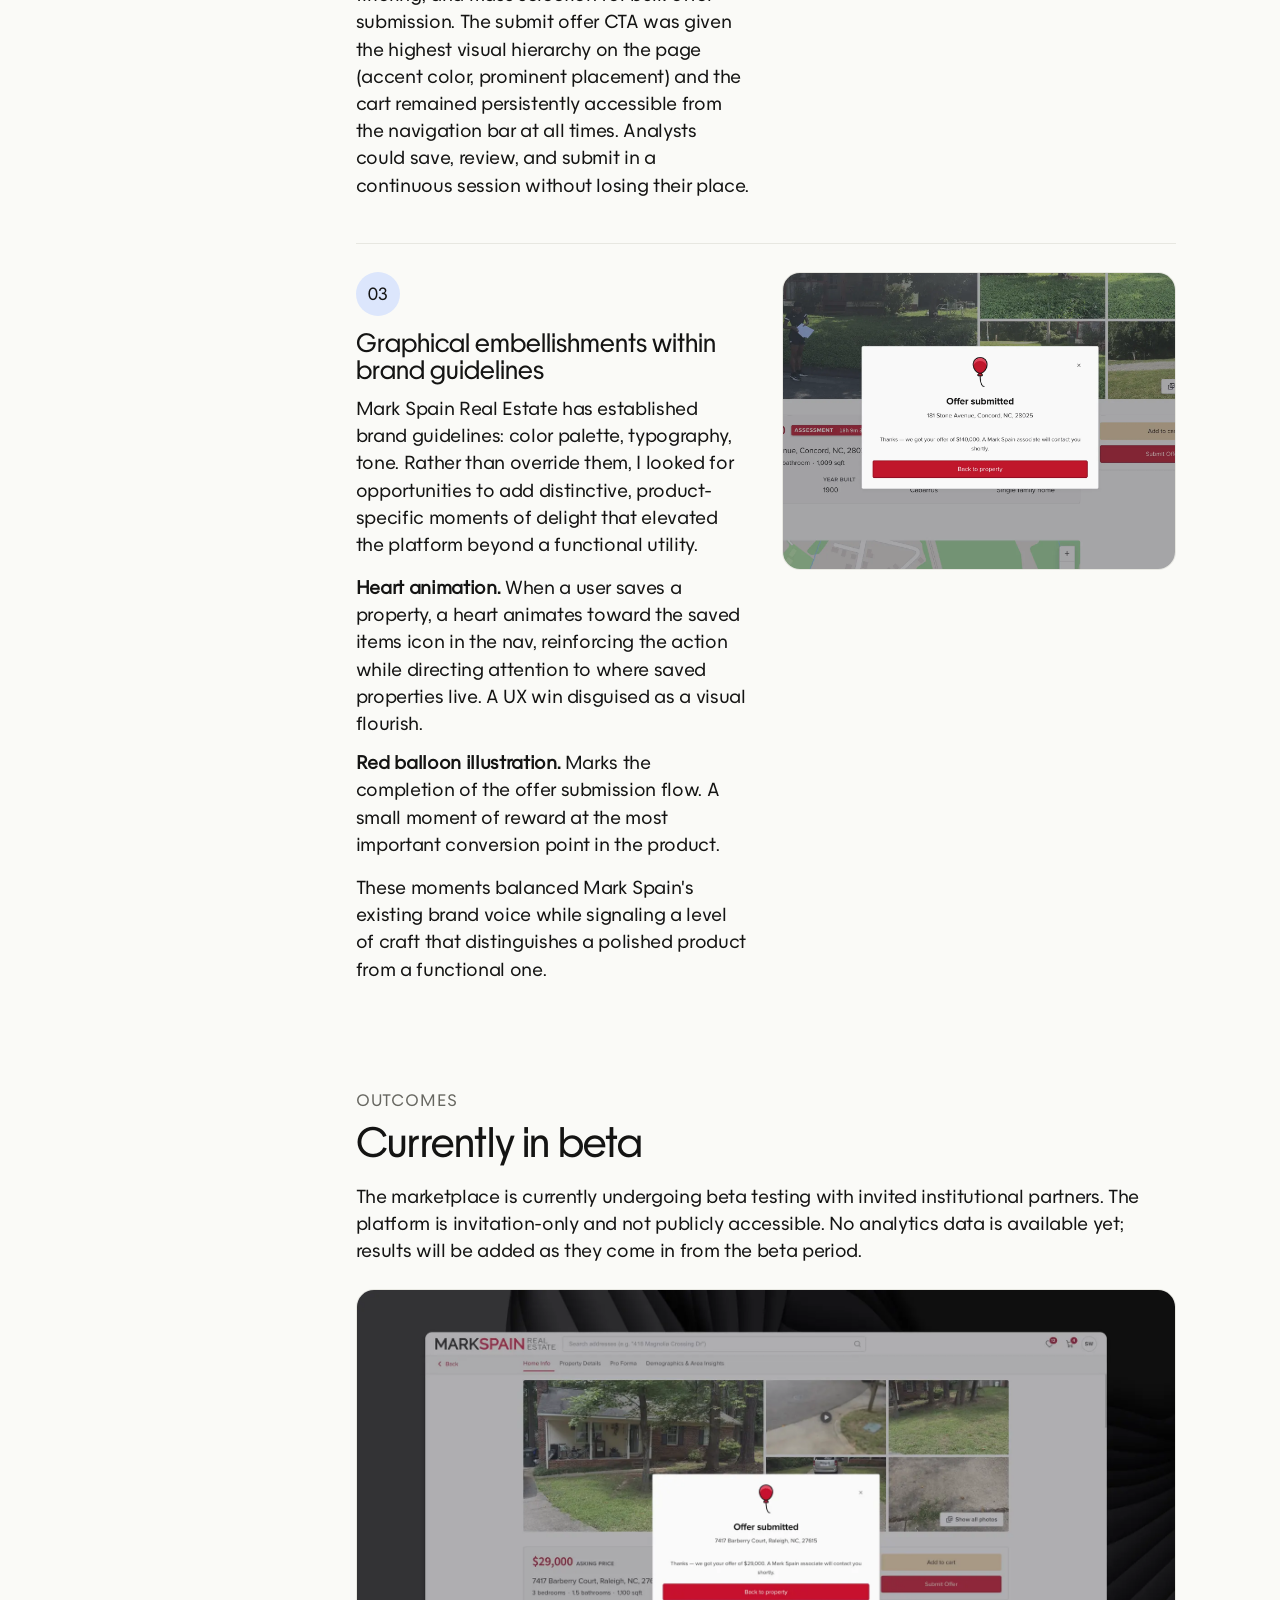
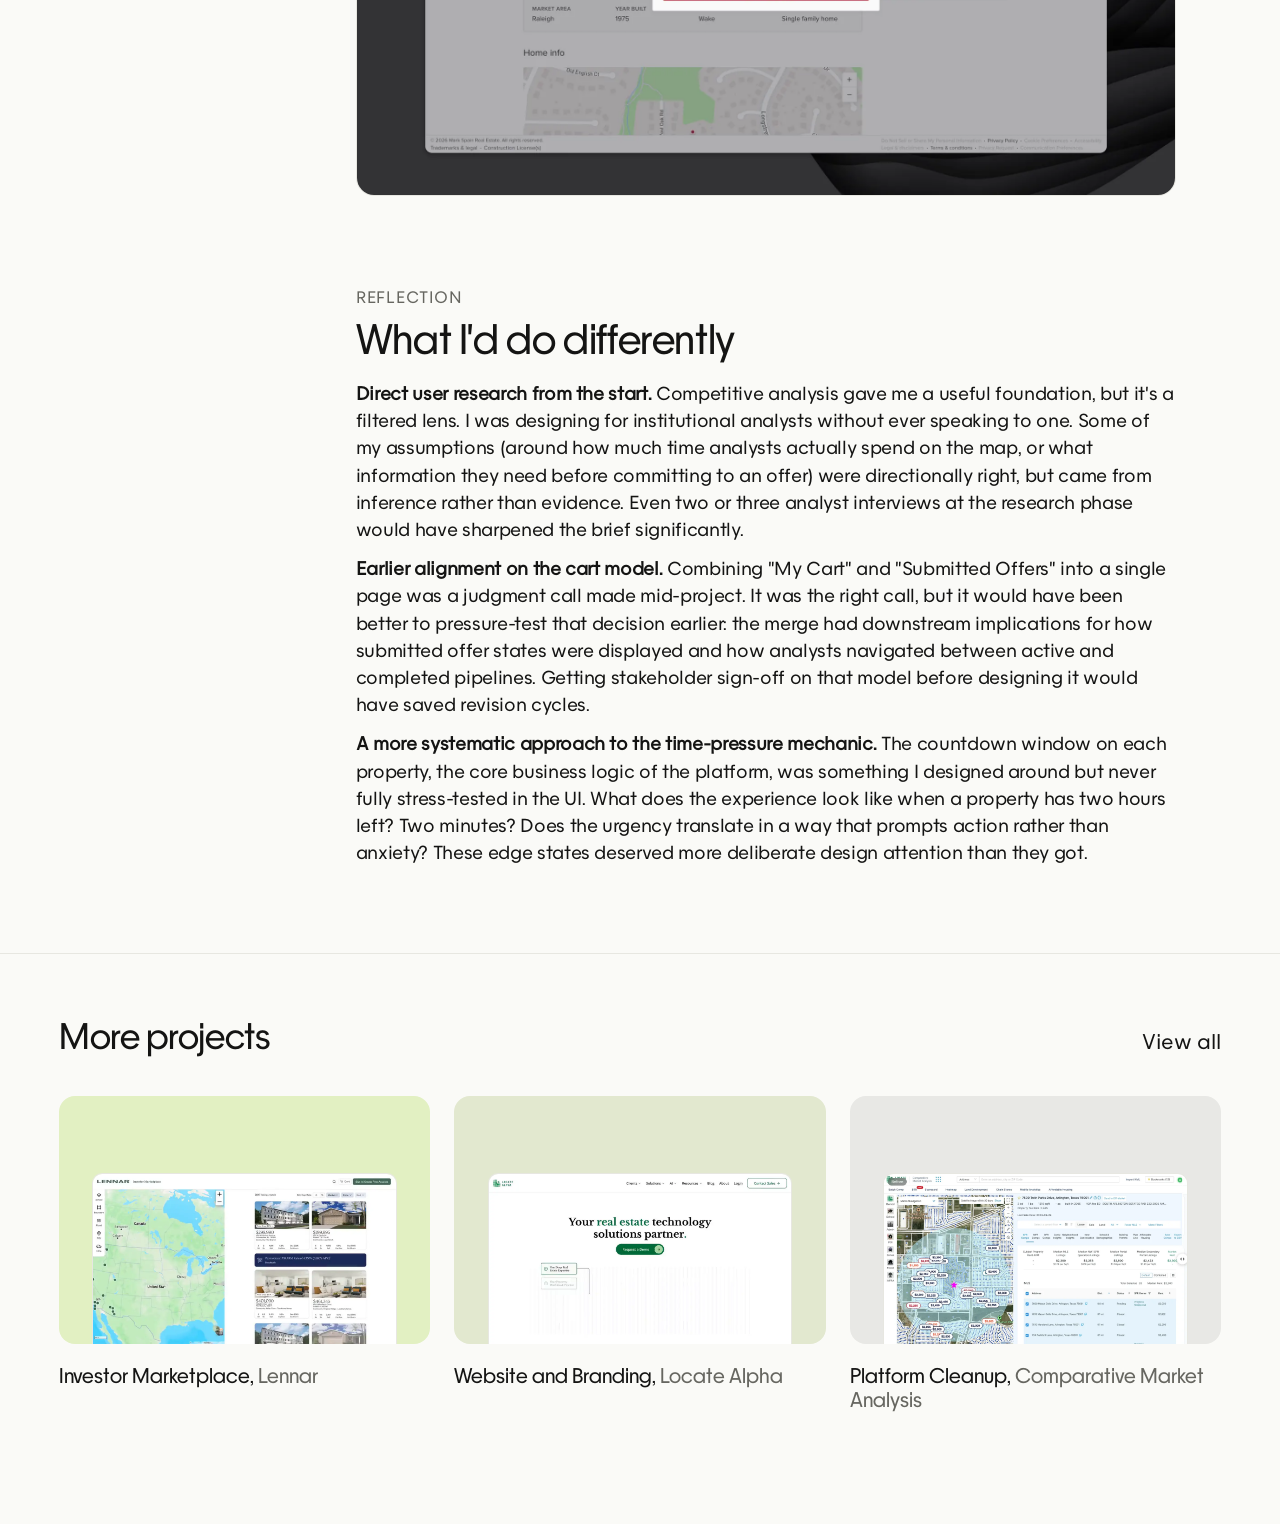
<file: mark-spain/index.html>
<!doctype html>
<html lang="en">
<head>
  <meta charset="utf-8" />
  <meta name="viewport" content="width=device-width, initial-scale=1" />
  <title>Mark Spain Real Estate, Ashley Xie</title>
  <meta name="description" content="Case study: a private B2B marketplace for Mark Spain's institutional partners, built to carry 50,000+ listings." />
  <link rel="preload" href="../fonts/PPFrama-Regular.woff2" as="font" type="font/woff2" crossorigin />
  <link rel="preload" href="../fonts/PPFramaText-Regular.woff2" as="font" type="font/woff2" crossorigin />
  <link rel="icon" type="image/svg+xml" href="../images/blob.svg" />
  <link rel="icon" type="image/png" sizes="32x32" href="../images/favicon-32.png" />
  <link rel="apple-touch-icon" href="../images/apple-touch-icon.png" />
  <link rel="stylesheet" href="../css/style.css?v=20261125035320" />
  <!-- The loading screen shows once per visit; later page changes skip it so the tab pill can slide -->
  <script>try{if(sessionStorage.getItem('p26-loaded'))document.documentElement.classList.add('no-loader')}catch(e){}</script>
</head>
<body class="cs-page" style="--cs-accent:#2D5BE0;--cs-tint:#DCE6FC;--cs-on:#FAFAF7">
  <div class="loader" id="loader" role="status" aria-label="Loading">
    <div class="loader__mark"><img class="loader__blob" src="../images/blob.svg" alt="" aria-hidden="true" /><span class="loader__name">Ashley Xie</span></div>
  </div>
  <header class="nav">
    <a class="nav__name" href="../"><img class="nav__star" src="../images/blob.svg" alt="" aria-hidden="true" />Ashley Xie</a>
    <nav class="nav__tabs" aria-label="Main">
      <a class="nav__tab is-active" href="../"><span class="nav__pill" aria-hidden="true"></span><span class="nav__label" style="view-transition-name:nav-work">Work</span></a>
      <a class="nav__tab" href="../about/"><span class="nav__label" style="view-transition-name:nav-about">About</span></a>
      <a class="nav__tab" href="../play/"><span class="nav__label" style="view-transition-name:nav-play">Play</span></a>
    </nav>
    <a class="nav__cta" href="https://www.linkedin.com/in/ashley-xie/" target="_blank" rel="noopener noreferrer">
      <span>Say hi</span>
      <span class="nav__cta-icon" aria-hidden="true">
        <svg width="18" height="18" viewBox="0 0 18 18" fill="none"><path d="M4 14L14 4M6 4h8v8" stroke="currentColor" stroke-width="1.6" stroke-linecap="round" stroke-linejoin="round"/></svg>
      </span>
    </a>
    <button class="nav__burger" aria-expanded="false" aria-controls="menu" aria-label="Menu">
      <span></span><span></span>
    </button>
    <div class="menu" id="menu" hidden>
      <nav class="menu__links" aria-label="Main">
        <a class="menu__link is-active" href="../">Work</a>
        <a class="menu__link" href="../about/">About</a>
        <a class="menu__link" href="../play/">Play</a>
      </nav>
      <a class="menu__cta" href="https://www.linkedin.com/in/ashley-xie/" target="_blank" rel="noopener noreferrer">
        <span>Say hi</span>
        <span class="nav__cta-icon" aria-hidden="true">
          <svg width="18" height="18" viewBox="0 0 18 18" fill="none"><path d="M4 14L14 4M6 4h8v8" stroke="currentColor" stroke-width="1.6" stroke-linecap="round" stroke-linejoin="round"/></svg>
        </span>
      </a>
    </div>
  </header>

  <main class="cs">
    <section class="cs-hero" aria-labelledby="cs-title">
      <div class="cs-hero__left">
        <ul class="strip__tags cs-tags"><li class="tag">UI design</li><li class="tag">Proptech</li><li class="tag">Marketplace</li></ul>
        <h1 class="cs-hero__title" id="cs-title">Mark Spain Real Estate</h1>
      </div>
      <div class="cs-hero__right">
        <p>I designed a private B2B marketplace where institutions bid on homes before they reach the public. Now in beta.</p>
      </div>
    </section>

    <dl class="cs-meta">
      <div><dt>Timeline</dt><dd>2 months</dd></div>
      <div><dt>Role</dt><dd>UI/UX designer · collaborated on front-end build</dd></div>
      <div><dt>Team</dt><dd>Designer (me) · 1 front-end developer</dd></div>
      <div><dt>Deliverables</dt><dd>Live product (invitation-only)</dd></div>
    </dl>
  </main>

  <figure class="cs-bleed cs-bleed--frame">
    <img src="../images/mark-spain/hero-1400.webp" srcset="../images/mark-spain/hero-1400.webp 1400w, ../images/mark-spain/hero-1618.webp 1618w" sizes="(max-width: 1528px) calc(100vw - 9.2vw), 1400px" width="1618" height="999" style="aspect-ratio: 1618 / 999" fetchpriority="high" alt="Mark Spain marketplace for institutional buyers" />
  </figure>

  <div class="cs cs-body">
    <nav class="cs-nav" aria-label="Sections">
      <ul>
          <li><a class="cs-nav__link" href="#business-context">Business context</a></li>
          <li><a class="cs-nav__link" href="#competitive-research">Competitive research</a></li>
          <li><a class="cs-nav__link" href="#design-challenge">Design challenge</a></li>
          <li><a class="cs-nav__link" href="#solution">Solution</a></li>
          <li><a class="cs-nav__link" href="#outcomes">Outcomes</a></li>
          <li><a class="cs-nav__link" href="#reflection">Reflection</a></li>
      </ul>
    </nav>
    <div class="cs-sections">

        <section class="cs-section" id="business-context">
          <h2>Business context</h2>

          <h3>A private acquisition channel for institutional buyers</h3>
          <p>Mark Spain Real Estate is a high-volume homebuying company that makes quick-cash offers directly to sellers. To accelerate inventory turnover, their leadership wanted a private B2B marketplace: a platform where vetted institutional partners, firms like Invitation Homes, could browse available properties and submit purchase offers at a discounted rate before they hit the consumer market.</p>
          <p>Each property carries a fixed acquisition window. Miss the deadline, and the property moves to Mark Spain's consumer-facing website. This urgency-driven model defined the product's design priorities from day one. The scale was significant: Mark Spain planned to list 50,000+ homes through this platform, a level of inventory and turnover that made off-the-shelf solutions non-viable and demanded purpose-built software.</p>
          <figure class="cs-fig">
            <img src="../images/mark-spain/listing-detail.webp" width="1800" height="1112" loading="lazy" decoding="async" alt="Mark Spain property listing detail view" />
          </figure>
          <figure class="cs-fig">
            <img src="../images/mark-spain/proforma-detail.webp" width="1800" height="1112" loading="lazy" decoding="async" alt="Mark Spain pro forma calculator with Fix &amp; Flip and Buy &amp; Hold modes" />
          </figure>
          <figure class="cs-fig">
            <img src="../images/mark-spain/submitted-offers.webp" width="1800" height="1112" loading="lazy" decoding="async" alt="Mark Spain submitted offers page" />
          </figure>
        </section>

        <section class="cs-section" id="competitive-research">
          <h2>Competitive research</h2>
          <h3>Every existing platform was built for owners, not analysts</h3>
          <p>Without access to direct user interviews, competitive research was my primary design input. I studied 15+ real estate platforms: from consumer-facing sites like Zillow and Redfin to investor-specific platforms like Roofstock.</p>
          <p>The finding was consistent across all of them: virtually every platform I reviewed was optimized for the owner-occupant, a buyer evaluating one property at a time, with no time pressure, and fewer financial analytics. The institutional analyst workflow was the opposite: evaluating many properties quickly, filtering by financial signal, and moving toward submitting an offer with minimal friction.</p>
          <blockquote class="cs-quote"><strong>Key competitive insight.</strong> No existing platform was built for how an institutional analyst actually works: high volume, time-pressured, and offer-driven. Mark Spain's marketplace couldn't borrow from existing patterns. It needed to be purpose-built.</blockquote>
          <figure class="cs-fig">
            <img src="../images/mark-spain/competitive.webp" width="1280" height="548" loading="lazy" decoding="async" alt="Competitive research across consumer and investor real estate platforms" />
            <figcaption>Competitive analysis across 15+ consumer and investor real estate platforms, including Zillow, Redfin, and Roofstock.</figcaption>
          </figure>
        </section>

        <section class="cs-section" id="design-challenge">
          <h2>Design challenge</h2>
          <h3>Speed vs. depth for expert users moving fast</h3>
          <p>The core tension: institutional analysts need enough data per property to make a confident offer decision, but they're evaluating dozens of properties at a time, often in a single session. An interface that surfaces every detail for every property slows them down. An interface that hides too much creates hesitation that delays offers.</p>
          <div class="cs-cards">
            <blockquote class="cs-quote"><strong>The case for depth.</strong> Analysts are making financial commitments on properties they've often never visited. Without sufficient data (location context, flood risk, school zones) they won't commit. Confidence requires completeness.</blockquote>
            <blockquote class="cs-quote"><strong>The case for speed.</strong> Analysts managing a pipeline of hundreds of properties can't spend five minutes on each one. An interface that treats every property as equally worth deep-diving actively slows down the people the platform was built to serve.</blockquote>
          </div>
          <p>The resolution: model what 80% of users do 80% of the time, and design the default experience for that, while keeping the deeper layer accessible for when they need it.</p>
        </section>

        <section class="cs-section" id="solution">
          <h2>Solution</h2>
          <h3>Designing for analyst speed without sacrificing trust</h3>
          <div class="cs-step">
            <div>
              <p class="cs-step__num">01</p>
              <h4>Minimizing the map</h4>
              <p>Most real estate platforms lead with the map. For this user, the map was a secondary tool: analysts needed just enough location context to confirm a property was in the right area. They weren't exploring neighborhoods; they were validating a data point.</p>
              <p>I kept the map accessible in the listing view but de-emphasized it. Deeper geographic overlays (school zones, flood zones, neighborhood data) were available for the analysts who needed them. On the individual property detail view, the map was removed entirely. That screen prioritized the property metrics that drive offer decisions: pricing, condition, timeline, and financials. The map's absence was intentional: if you're on the detail page, you've already decided the location works.</p>
            </div>
          <figure class="cs-fig">
            <img src="../images/mark-spain/map.webp" width="885" height="1280" loading="lazy" decoding="async" alt="Mark Spain map view showing clustered home listings across the US" />
          </figure>
          </div>
          <div class="cs-step">
            <div>
              <p class="cs-step__num">02</p>
              <h4>A cart built for bulk operations</h4>
              <p>Analysts are expected to submit hundreds of offers and manage an ongoing pipeline of saved properties. The standard e-commerce cart model (one item at a time, linear checkout) was completely wrong for this context.</p>
              <p>I combined "My Cart" and "Submitted Offers" into a single unified page, eliminating the need to navigate between two separate tracking surfaces. The page included a collapsible search bar, property-level filtering, and mass selection for bulk offer submission. The submit offer CTA was given the highest visual hierarchy on the page (accent color, prominent placement) and the cart remained persistently accessible from the navigation bar at all times. Analysts could save, review, and submit in a continuous session without losing their place.</p>
            </div>
          <figure class="cs-fig">
            <img src="../images/mark-spain/cart.webp" width="872" height="554" loading="lazy" decoding="async" alt="Mark Spain My Cart page showing bulk property selection and offer submission" />
          </figure>
          </div>
          <div class="cs-step">
            <div>
              <p class="cs-step__num">03</p>
              <h4>Graphical embellishments within brand guidelines</h4>
              <p>Mark Spain Real Estate has established brand guidelines: color palette, typography, tone. Rather than override them, I looked for opportunities to add distinctive, product-specific moments of delight that elevated the platform beyond a functional utility.</p>
              <ul class="cs-list">
                <li><strong>Heart animation.</strong> When a user saves a property, a heart animates toward the saved items icon in the nav, reinforcing the action while directing attention to where saved properties live. A UX win disguised as a visual flourish.</li>
                <li><strong>Red balloon illustration.</strong> Marks the completion of the offer submission flow. A small moment of reward at the most important conversion point in the product.</li>
              </ul>
              <p>These moments balanced Mark Spain's existing brand voice while signaling a level of craft that distinguishes a polished product from a functional one.</p>
            </div>
          <figure class="cs-fig">
            <img src="../images/mark-spain/balloon.webp" width="1400" height="1057" loading="lazy" decoding="async" alt="Offer submitted confirmation screen with red balloon illustration" />
          </figure>
          </div>
        </section>

        <section class="cs-section" id="outcomes">
          <h2>Outcomes</h2>
          <h3>Currently in beta</h3>
          <p>The marketplace is currently undergoing beta testing with invited institutional partners. The platform is invitation-only and not publicly accessible. No analytics data is available yet; results will be added as they come in from the beta period.</p>
          <figure class="cs-fig">
            <img src="../images/mark-spain/offer-submitted.webp" width="1800" height="1112" loading="lazy" decoding="async" alt="Mark Spain offer submitted confirmation with red balloon illustration" />
          </figure>
        </section>

        <section class="cs-section" id="reflection">
          <h2>Reflection</h2>
          <h3>What I'd do differently</h3>
          <ul class="cs-list">
            <li><strong>Direct user research from the start.</strong> Competitive analysis gave me a useful foundation, but it's a filtered lens. I was designing for institutional analysts without ever speaking to one. Some of my assumptions (around how much time analysts actually spend on the map, or what information they need before committing to an offer) were directionally right, but came from inference rather than evidence. Even two or three analyst interviews at the research phase would have sharpened the brief significantly.</li>
            <li><strong>Earlier alignment on the cart model.</strong> Combining "My Cart" and "Submitted Offers" into a single page was a judgment call made mid-project. It was the right call, but it would have been better to pressure-test that decision earlier: the merge had downstream implications for how submitted offer states were displayed and how analysts navigated between active and completed pipelines. Getting stakeholder sign-off on that model before designing it would have saved revision cycles.</li>
            <li><strong>A more systematic approach to the time-pressure mechanic.</strong> The countdown window on each property, the core business logic of the platform, was something I designed around but never fully stress-tested in the UI. What does the experience look like when a property has two hours left? Two minutes? Does the urgency translate in a way that prompts action rather than anxiety? These edge states deserved more deliberate design attention than they got.</li>
          </ul>
        </section>

    </div>
  </div>

  <section class="cs cs-more" aria-labelledby="more-h">
    <div class="cs-more__head">
      <h2 class="cs-more__h" id="more-h">More projects</h2>
      <a class="cs-more__all" href="../#work">View all</a>
    </div>
    <div class="cs-more__grid">
      <a class="cs-more__card" href="../lennar/">
        <span class="cs-more__img" style="--tint:#E2F0C2"><img src="../images/cards/lennar-poster.webp" loading="lazy" alt="" /></span>
        <span class="cs-more__title">Investor Marketplace, <span class="cs-more__client">Lennar</span></span>
      </a>
      <a class="cs-more__card" href="../locate-alpha/">
        <span class="cs-more__img" style="--tint:#E2E8CF"><img src="../images/cards/locate-alpha-poster.webp" loading="lazy" alt="" /></span>
        <span class="cs-more__title">Website and Branding, <span class="cs-more__client">Locate Alpha</span></span>
      </a>
      <a class="cs-more__card" href="../cma/">
        <span class="cs-more__img" style="--tint:#E8E8E5"><img src="../images/cards/cma-poster.webp" loading="lazy" alt="" /></span>
        <span class="cs-more__title">Platform Cleanup, <span class="cs-more__client">Comparative Market Analysis</span></span>
      </a>
    </div>
  </section>

  <script src="../js/main.js?v=20261125035320"></script>
</body>
</html>
</file>
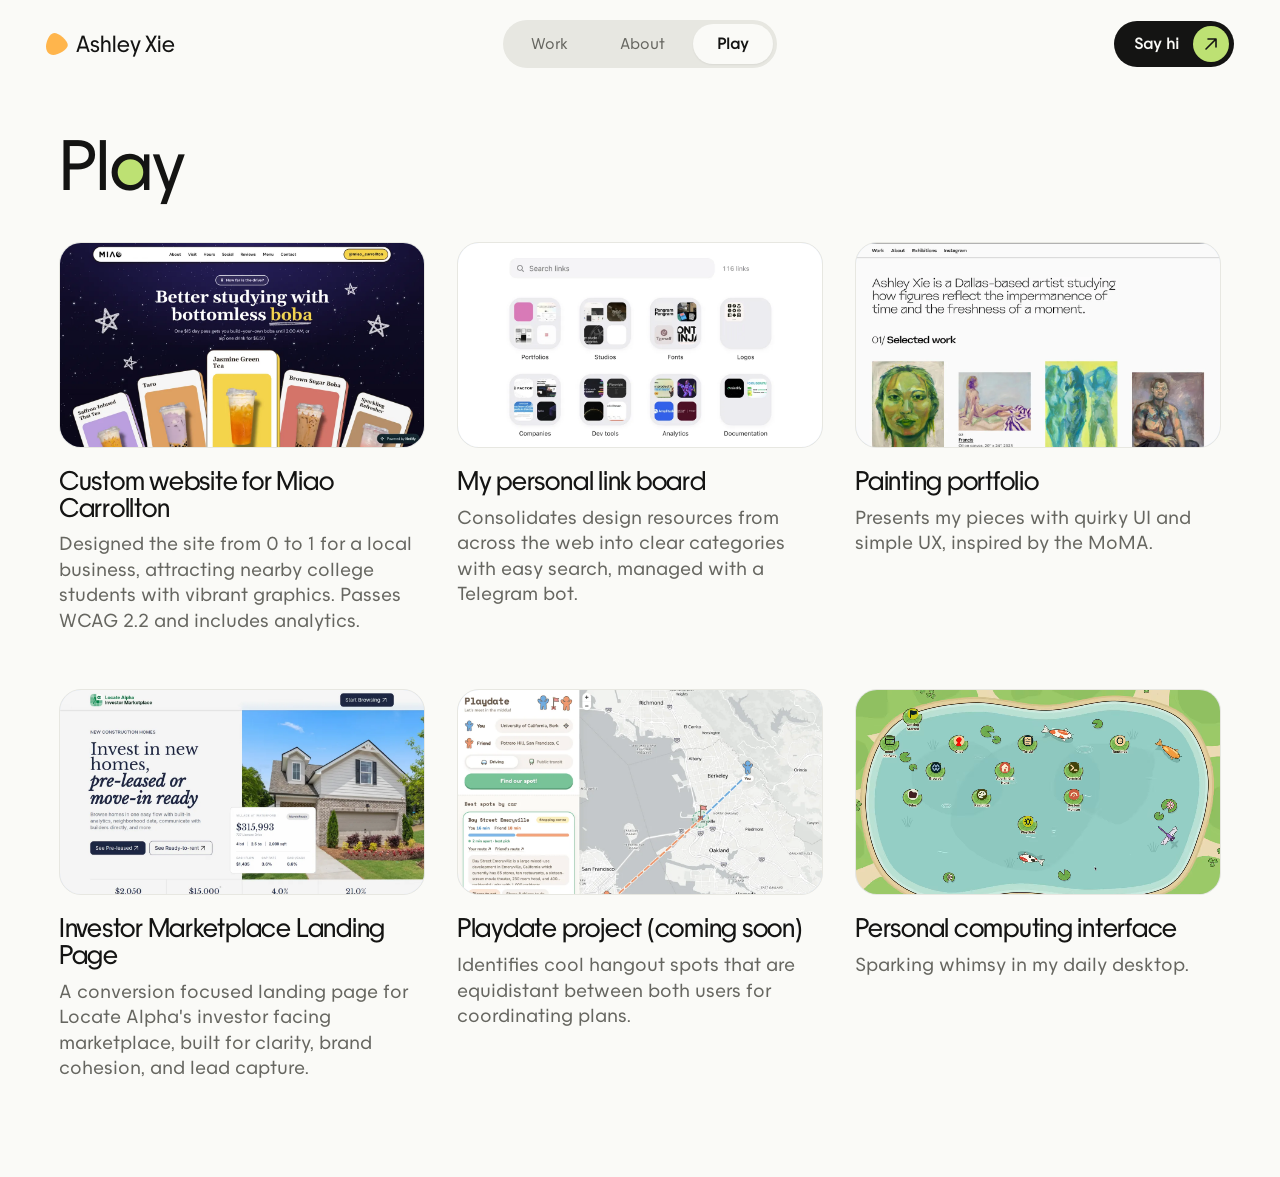
<file: play/index.html>
<!doctype html>
<html lang="en">
<head>
  <meta charset="utf-8" />
  <meta name="viewport" content="width=device-width, initial-scale=1" />
  <title>Play, Ashley Xie</title>
  <meta name="description" content="Side projects by Ashley Xie: websites, tools and experiments made for fun." />
  <link rel="preload" href="../fonts/PPFrama-Regular.woff2" as="font" type="font/woff2" crossorigin />
  <link rel="preload" href="../fonts/PPFramaText-Regular.woff2" as="font" type="font/woff2" crossorigin />
  <link rel="icon" type="image/svg+xml" href="../images/blob.svg" />
  <link rel="icon" type="image/png" sizes="32x32" href="../images/favicon-32.png" />
  <link rel="apple-touch-icon" href="../images/apple-touch-icon.png" />
  <link rel="stylesheet" href="../css/style.css?v=20261125035320" />
  <!-- The loading screen shows once per visit; later page changes skip it so the tab pill can slide -->
  <script>try{if(sessionStorage.getItem('p26-loaded'))document.documentElement.classList.add('no-loader')}catch(e){}</script>
</head>
<body>
  <div class="loader" id="loader" role="status" aria-label="Loading">
    <div class="loader__mark"><img class="loader__blob" src="../images/blob.svg" alt="" aria-hidden="true" /><span class="loader__name">Ashley Xie</span></div>
  </div>
  <header class="nav">
    <a class="nav__name" href="../"><img class="nav__star" src="../images/blob.svg" alt="" aria-hidden="true" />Ashley Xie</a>
    <nav class="nav__tabs" aria-label="Main">
      <a class="nav__tab" href="../"><span class="nav__label" style="view-transition-name:nav-work">Work</span></a>
      <a class="nav__tab" href="../about/"><span class="nav__label" style="view-transition-name:nav-about">About</span></a>
      <a class="nav__tab is-active" href="./" aria-current="page"><span class="nav__pill" aria-hidden="true"></span><span class="nav__label" style="view-transition-name:nav-play">Play</span></a>
    </nav>
    <a class="nav__cta" href="https://www.linkedin.com/in/ashley-xie/" target="_blank" rel="noopener noreferrer">
      <span>Say hi</span>
      <span class="nav__cta-icon" aria-hidden="true">
        <svg width="18" height="18" viewBox="0 0 18 18" fill="none"><path d="M4 14L14 4M6 4h8v8" stroke="currentColor" stroke-width="1.6" stroke-linecap="round" stroke-linejoin="round"/></svg>
      </span>
    </a>
    <button class="nav__burger" aria-expanded="false" aria-controls="menu" aria-label="Menu">
      <span></span><span></span>
    </button>
    <div class="menu" id="menu" hidden>
      <nav class="menu__links" aria-label="Main">
        <a class="menu__link" href="../">Work</a>
        <a class="menu__link" href="../about/">About</a>
        <a class="menu__link is-active" href="./" aria-current="page">Play</a>
      </nav>
      <a class="menu__cta" href="https://www.linkedin.com/in/ashley-xie/" target="_blank" rel="noopener noreferrer">
        <span>Say hi</span>
        <span class="nav__cta-icon" aria-hidden="true">
          <svg width="18" height="18" viewBox="0 0 18 18" fill="none"><path d="M4 14L14 4M6 4h8v8" stroke="currentColor" stroke-width="1.6" stroke-linecap="round" stroke-linejoin="round"/></svg>
        </span>
      </a>
    </div>
  </header>

  <main class="play">
    <h1 class="play__heading" aria-label="Play">Pl<span class="play__a">a</span>y</h1>
    <ul class="play__grid">
        <li>
          <a class="play__card" href="https://finalwebsitemiao.netlify.app/" target="_blank" rel="noopener noreferrer">
            <div class="play__media"><img src="../images/play/miao.webp" width="1200" height="675" fetchpriority="high" alt="" /><span class="play__go" aria-hidden="true"><svg width="18" height="18" viewBox="0 0 18 18" fill="none"><path d="M4 14L14 4M6 4h8v8" stroke="currentColor" stroke-width="1.6" stroke-linecap="round" stroke-linejoin="round"/></svg></span></div>
            <h2 class="play__title">Custom website for Miao Carrollton</h2>
            <p class="play__desc">Designed the site from 0 to 1 for a local business, attracting nearby college students with vibrant graphics. Passes WCAG 2.2 and includes analytics.</p>
          </a>
        </li>
        <li>
          <a class="play__card" href="https://a2px.github.io/links/" target="_blank" rel="noopener noreferrer">
            <div class="play__media"><img src="../images/play/links-board.webp" width="1200" height="675" fetchpriority="high" alt="" /><span class="play__go" aria-hidden="true"><svg width="18" height="18" viewBox="0 0 18 18" fill="none"><path d="M4 14L14 4M6 4h8v8" stroke="currentColor" stroke-width="1.6" stroke-linecap="round" stroke-linejoin="round"/></svg></span></div>
            <h2 class="play__title">My personal link board</h2>
            <p class="play__desc">Consolidates design resources from across the web into clear categories with easy search, managed with a Telegram bot.</p>
          </a>
        </li>
        <li>
          <a class="play__card" href="https://a2px.github.io/paintings/" target="_blank" rel="noopener noreferrer">
            <div class="play__media"><img src="../images/play/paintings.webp" width="1200" height="675" decoding="async" alt="" /><span class="play__go" aria-hidden="true"><svg width="18" height="18" viewBox="0 0 18 18" fill="none"><path d="M4 14L14 4M6 4h8v8" stroke="currentColor" stroke-width="1.6" stroke-linecap="round" stroke-linejoin="round"/></svg></span></div>
            <h2 class="play__title">Painting portfolio</h2>
            <p class="play__desc">Presents my pieces with quirky UI and simple UX, inspired by the MoMA.</p>
          </a>
        </li>
        <li>
          <a class="play__card" href="https://mbm.locatealpha.com/" target="_blank" rel="noopener noreferrer">
            <div class="play__media"><img src="../images/play/mbm.webp" width="1200" height="675" decoding="async" alt="" /><span class="play__go" aria-hidden="true"><svg width="18" height="18" viewBox="0 0 18 18" fill="none"><path d="M4 14L14 4M6 4h8v8" stroke="currentColor" stroke-width="1.6" stroke-linecap="round" stroke-linejoin="round"/></svg></span></div>
            <h2 class="play__title">Investor Marketplace Landing Page</h2>
            <p class="play__desc">A conversion focused landing page for Locate Alpha's investor facing marketplace, built for clarity, brand cohesion, and lead capture.</p>
          </a>
        </li>
        <li>
          <div class="play__card play__card--static">
            <div class="play__media"><img src="../images/play/playdate.webp" width="1200" height="675" decoding="async" alt="Playdate app showing two friends on a Bay Area map with a meeting spot in Emeryville halfway between them" /></div>
            <h2 class="play__title">Playdate project (coming soon)</h2>
            <p class="play__desc">Identifies cool hangout spots that are equidistant between both users for coordinating plans.</p>
          </div>
        </li>
        <li>
          <a class="play__card" href="../images/play/desktop.mp4" data-play-modal="desktop-modal" aria-haspopup="dialog">
            <div class="play__media"><video data-src-webm="../images/play/desktop.webm" data-src-mp4="../images/play/desktop.mp4" poster="../images/play/desktop-poster.webp" width="1280" height="720" muted loop playsinline preload="none" aria-label="Screen recording of my pond-themed desktop, with koi swimming between app icons on lily pads"></video><span class="play__go" aria-hidden="true"><svg width="18" height="18" viewBox="0 0 18 18" fill="none"><path d="M10.5 3.5h4v4M7.5 14.5h-4v-4M14.5 3.5L10 8M3.5 14.5L8 10" stroke="currentColor" stroke-width="1.6" stroke-linecap="round" stroke-linejoin="round"/></svg></span></div>
            <h2 class="play__title">Personal computing interface</h2>
            <p class="play__desc">Sparking whimsy in my daily desktop.</p>
          </a>
        </li>
    </ul>
  </main>

  <dialog class="play-modal" id="desktop-modal" aria-label="Personal computing interface, screen recording">
    <button class="play-modal__close" type="button" aria-label="Close"><svg width="20" height="20" viewBox="0 0 20 20" fill="none"><path d="M5 5l10 10M15 5L5 15" stroke="currentColor" stroke-width="1.8" stroke-linecap="round"/></svg></button>
    <video class="play-modal__video" poster="../images/play/desktop-poster.webp" width="1280" height="720" muted loop playsinline preload="none" aria-label="Screen recording of my pond-themed desktop, with koi swimming between app icons on lily pads"><source src="../images/play/desktop.webm" type="video/webm" /><source src="../images/play/desktop.mp4" type="video/mp4" /></video>
  </dialog>
  <script src="../js/main.js?v=20261125035320"></script>
</body>
</html>
</file>
<file: css/style.css>
/* Portfolio26F, accordion iteration.
   Ink type on Paper; each closed card is one palette colour (set inline as --accent,
   --on-accent for text on it); every open card sits on Mist with a Cobalt outline.
   Motion follows the Swatch Accordion reference: a 0.75s spring with 0.1 bounce,
   rendered below as a CSS linear() curve that settles in 1.05s. */

/* PP Frama (Pangram Pangram, free-for-personal-use cut): display cut for headings,
   Text cut for everything else. Only Regular exists in this cut, so bold is never faked. */
@font-face { font-family: 'PP Frama'; src: url('../fonts/PPFrama-Regular.woff2') format('woff2'); font-weight: 400; font-style: normal; font-display: swap; }
@font-face { font-family: 'PP Frama'; src: url('../fonts/PPFrama-RegularItalic.woff2') format('woff2'); font-weight: 400; font-style: italic; font-display: swap; }
@font-face { font-family: 'PP Frama Text'; src: url('../fonts/PPFramaText-Regular.woff2') format('woff2'); font-weight: 400; font-style: normal; font-display: swap; }
@font-face { font-family: 'PP Frama Text'; src: url('../fonts/PPFramaText-RegularItalic.woff2') format('woff2'); font-weight: 400; font-style: italic; font-display: swap; }

:root {
  /* Palette: neutrals + four colours */
  --paper: #FAFAF7;
  --line: #E7E7E1;
  --body: #666660; /* palette Body gray #6E6E68, darkened just enough to reach WCAG AA 4.5:1 on Mist and Line gray */
  --ink: #141413;
  --cobalt: #2D5BE0;
  --mist: #DCE6FC;
  --olive: #62654B;
  --lime: #BDE173;
  --apricot: #F4B860; /* warm accent, scheme B (2026-11-22) */
  --ink-2: var(--body);
  --grey-1: var(--line);
  --spring: linear(0, 0.0197, 0.0694, 0.1379, 0.2166, 0.2994, 0.382, 0.4613, 0.5354, 0.6033, 0.6644, 0.7186, 0.7661, 0.8072, 0.8424, 0.8723, 0.8975, 0.9185, 0.9359, 0.9501, 0.9617, 0.971, 0.9785, 0.9844, 0.989, 0.9926, 0.9953, 0.9973, 0.9988, 0.9998, 1.0006, 1.001, 1.0013, 1.0015, 1.0015, 1.0015, 1.0014, 1.0013, 1.0012, 1.0011, 1);
  --spring-fallback: cubic-bezier(.22, 1, .36, 1);
  --dur: 1.05s;
  --out: cubic-bezier(.22, 1, .36, 1);
  /* quick spring with a small overshoot, for the button hover fill */
  --spring-btn: cubic-bezier(.34, 1.25, .5, 1);
}

*, *::before, *::after { box-sizing: border-box; }
html { -webkit-text-size-adjust: 100%; }
body {
  margin: 0;
  font-family: "PP Frama Text", system-ui, -apple-system, sans-serif;
  font-synthesis: none;
  color: var(--ink);
  background: var(--paper);
  -webkit-font-smoothing: antialiased;
}
a { color: inherit; text-decoration: none; }
.nav__name, .strip__title, .strip__vtitle { font-family: "PP Frama", system-ui, sans-serif; font-weight: 400; }

/* ---------- Loading screen ----------
   Ashley's orange mark at 400px, spinning, with her name held still in the middle. */
.loader {
  position: fixed; inset: 0; z-index: 100; background: var(--paper);
  display: grid; place-items: center;
  transition: opacity .375s ease;
}
.loader.is-hidden { opacity: 0; pointer-events: none; }
.no-loader .loader { display: none; }
.loader__mark { position: relative; width: min(400px, 82vw); aspect-ratio: 1; display: grid; place-items: center; }
.loader__blob { position: absolute; inset: 0; width: 100%; height: 100%; animation: loader-spin 2.4s linear infinite; }
.loader__name { position: relative; font-family: "PP Frama", system-ui, sans-serif; font-size: clamp(28px, 4vw, 40px); letter-spacing: -.01em; color: var(--ink); }
@keyframes loader-spin { to { transform: rotate(360deg); } }
@media (prefers-reduced-motion: reduce) { .loader__blob { animation-duration: 8s; } }

/* ---------- Top bar ---------- */
.nav {
  display: grid;
  grid-template-columns: 1fr auto 1fr;
  align-items: center;
  padding: 20px clamp(20px, 3.6vw, 48px);
}
.nav__name { display: inline-flex; align-items: center; gap: 8px; justify-self: start; font-size: 21px; letter-spacing: 0; }
.nav__star { width: 22px; height: 22px; flex: none; object-fit: contain; }
.nav__tabs {
  display: flex; gap: 4px; padding: 4px;
  background: var(--grey-1); border-radius: 999px;
}
.nav__tab {
  padding: 10px 24px; border-radius: 999px; font-size: 14px; color: var(--ink-2);
  transition: background .2s ease, color .2s ease;
}
.nav__tab:hover { color: var(--ink); }
/* Selected page is bold. The free PP Frama cut has no bold file, so the browser thickens the
   Regular for this one label only (everything else keeps font-synthesis off). */
.nav__tab.is-active { color: var(--ink); font-weight: 700; font-synthesis: weight; }
/* The white pill is its own element so it can slide from one tab to the next when the
   page changes (cross-page view transition; browsers without it just swap pages). */
.nav__tab { position: relative; isolation: isolate; }
.nav__label { display: inline-block; }
.nav__pill {
  position: absolute; inset: 0; z-index: -1; border-radius: inherit;
  background: var(--paper); box-shadow: 0 1px 2px rgba(0,0,0,.06);
  view-transition-name: nav-pill;
}
@view-transition { navigation: auto; }
::view-transition-group(nav-pill) { animation-duration: .55s; animation-timing-function: cubic-bezier(.22, 1, .36, 1); }
::view-transition-group(root) { animation-duration: .35s; }
@media (prefers-reduced-motion: reduce) {
  ::view-transition-group(*), ::view-transition-old(*), ::view-transition-new(*) { animation: none !important; }
}
/* Get in touch: the two colours trade places on hover */
.nav__cta, .menu__cta {
  /* Resting: Ink pill, Lime circle, Ink arrow. Hover swaps to Lime pill, Ink circle, Lime arrow. */
  --cta-a: var(--ink); --cta-b: var(--lime);
  background: var(--cta-a); color: var(--paper);
  font-weight: 700; font-synthesis: weight; /* bold label, thickened from the Regular cut */
  transition: background .25s ease, color .25s ease;
}
.nav__cta {
  justify-self: end;
  display: inline-flex; align-items: center; gap: 14px;
  padding: 5px 5px 5px 20px; border-radius: 999px;
  font-size: 14px;
}
.nav__cta-icon {
  display: grid; place-items: center; width: 36px; height: 36px; border-radius: 50%;
  background: var(--cta-b); color: var(--cta-a);
  transition: background .25s ease, color .25s ease, transform .45s var(--out);
}
.nav__cta:hover, .menu__cta:hover, .menu__cta:active { background: var(--cta-b); color: var(--ink); }
.nav__cta:hover .nav__cta-icon, .menu__cta:hover .nav__cta-icon, .menu__cta:active .nav__cta-icon { background: var(--cta-a); color: var(--cta-b); }
.nav__cta:hover .nav__cta-icon { transform: rotate(45deg); }
.nav__cta:focus-visible, .menu__cta:focus-visible { outline: 2px solid var(--cobalt); outline-offset: 3px; }

/* Phone menu (shown only below 760px) */
.nav { position: relative; }
.nav__burger, .menu { display: none; }

/* ---------- Accordion ---------- */
.acc {
  container-type: inline-size;
  /* Cards never get wider than 1400px; extra space goes to equal side margins */
  padding: clamp(16px, 4vh, 56px) max(clamp(20px, 4.6vw, 64px), (100% - 1400px) / 2) 48px;
  --n: 5;
  --closed: 92px;
  --gap: 12px;
  --radius: 28px;
  --bar: 64px;
  --pad: clamp(22px, 2.6vw, 40px);
}
.acc__track {
  display: flex;
  gap: var(--gap);
  height: clamp(520px, calc(100vh - 190px), 780px);
}

.strip {
  /* Each card keeps its colour when open: --tint is the open background (lightest tint that
     keeps body-grey text at 4.6:1), --edge the open outline. Set per card in the page. */
  --tint: var(--mist); --edge: var(--cobalt);
  --open-w: calc(100cqw - (var(--n) - 1) * (var(--closed) + var(--gap)));
  position: relative;
  flex: 0 0 var(--closed);
  min-width: 0;
  border-radius: var(--radius);
  overflow: hidden;
  isolation: isolate;
  background: var(--accent);
  transition: flex-grow var(--dur) var(--spring-fallback), flex-basis var(--dur) var(--spring-fallback), height var(--dur) var(--spring-fallback);
  -webkit-tap-highlight-color: transparent;
}
@supports (transition-timing-function: linear(0, 1)) {
  .strip { transition-timing-function: var(--spring); }
}
.strip:not([data-open]) { cursor: pointer; }
.strip[data-open] { flex-grow: 1; }
/* No outline on the cards (removed 2026-11-23); open cards get a faint shadow instead so their
   white lower half still reads against the page */
.strip { transition-property: flex-grow, flex-basis, height, box-shadow; }
.strip[data-open] { box-shadow: 0 1px 2px rgba(20,20,19,.05), 0 12px 32px -12px rgba(20,20,19,.14); }

/* Open card: blank light panel on the left; on project cards the screenshot sits in a
   framed window from the middle of the card, running off the right edge, zoomed in on
   its top-left (each card sets --zoom and --pos). Sizes come from the open width so
   nothing resizes while the card grows. */
.strip__media {
  position: absolute; inset: 0; z-index: 0; overflow: hidden; border-radius: inherit;
  background: var(--tint);
  opacity: 0; transition: opacity .3s ease;
}
.strip[data-open] .strip__media { opacity: 1; transition: opacity .45s ease .1s; }
.strip__frame {
  position: absolute; left: calc(var(--open-w) * .5); top: 17%; bottom: 7.5%;
  width: calc(var(--open-w) * .6);
  border: 1px solid var(--line); border-right: 0; border-radius: 22px 0 0 22px;
  overflow: hidden; background: var(--paper);
}
.strip__img {
  position: absolute; inset: 0; width: 100%; height: 100%; max-width: none;
  object-fit: cover; object-position: var(--pos, 0 0);
  transform: scale(var(--zoom, 1.4)); transform-origin: var(--pos, 0 0);
  display: block; user-select: none; pointer-events: none;
}

/* Project cards: the same Mist fade along the bottom as the intro card, running over the
   lower part of the screenshot so the headline and description stand out */
.strip--shot .strip__media::after {
  content: ""; position: absolute; inset: 0; pointer-events: none;
  background: linear-gradient(to top, color-mix(in srgb, var(--tint) 97%, transparent) 0%, color-mix(in srgb, var(--tint) 85%, transparent) 22%, color-mix(in srgb, var(--tint) 35%, transparent) 45%, transparent 62%);
}

/* Intro card keeps the full-bleed photo with a soft wash at the bottom so the headline reads */
.strip--intro .strip__img {
  left: 0; top: 0; transform: none;
  width: var(--open-w); height: 100%; object-fit: cover;
}
.strip--intro .strip__media::after {
  content: ""; position: absolute; inset: 0; pointer-events: none;
  background:
    linear-gradient(to top, color-mix(in srgb, var(--tint) 97%, transparent) 0%, color-mix(in srgb, var(--tint) 92%, transparent) 45%, color-mix(in srgb, var(--tint) 45%, transparent) 68%, transparent 85%),
    linear-gradient(to bottom, rgba(255,255,255,.35) 0%, transparent 18%);
}
.strip--intro .strip__content { max-width: none; }
/* Bold words in the intro: no bold file in the free font cut, so the browser thickens the Regular */
.strip--intro strong { font-weight: 700; font-synthesis: weight; color: var(--ink); }

/* Open project cards, desktop (Ashley's 2026-11-22 layout): a Mist band on top holds the
   tags and a wide framed screenshot that runs into the band's lower edge; a white band
   below holds the title, one line of description and the button. */
@media (min-width: 761px) {
  .strip--shot { --band: 63%; --inset: calc(var(--open-w) * .075); }
  .strip--shot .strip__media { background: linear-gradient(var(--tint) 0 var(--band), #fff var(--band)); }
  .strip--shot .strip__media::after { content: none; }
  .strip--shot .strip__frame {
    left: var(--inset); width: calc(var(--open-w) - 2 * var(--inset));
    top: 15%; bottom: calc(100% - var(--band));
    border: 1px solid var(--line); border-bottom: 0; border-radius: 22px 22px 0 0;
  }
  .strip--shot .strip__img { object-position: var(--pos2, 0 0); transform: scale(var(--zoom2, 1)); transform-origin: var(--pos2, 0 0); }
  .strip--shot .strip__open { padding-left: var(--inset); padding-right: var(--pad); }
  .strip--shot .strip__content { width: 100%; max-width: none; }
  /* Title stays on one line: its size follows the open card's width */
  .strip--shot .strip__title { font-size: clamp(28px, calc(var(--open-w) * .05), 52px); margin-bottom: 10px; text-wrap: balance; }
  .strip--shot .strip__desc { max-width: 62ch; margin-bottom: 20px; font-size: clamp(16px, 1.3vw, 19px); }
}
/* Phone: same idea stacked; pale blue top with the framed screenshot, white below for the text */
@media (max-width: 760px) {
  .strip--shot .strip__media { background: linear-gradient(var(--tint) 0 calc(75cqw + 8px), #fff calc(75cqw + 8px)); }
  .strip--shot .strip__media::after { content: none; }
  /* Ashley's mobile mock: the frame starts at the left inset and runs off the right edge, and the
     video fills the frame's height at its own shape, so its right side carries on past the card */
  .strip--shot .strip__frame {
    left: var(--pad); right: 0; width: auto;
    border: 1px solid var(--line); border-right: 0; border-bottom: 0; border-radius: 16px 0 0 0;
    height: calc(75cqw - 56px);
  }
  .strip--shot .strip__img { transform: none; object-fit: cover; object-position: 0 0; }
  .strip--shot .strip__tags { display: flex; max-width: none; }
  .strip--shot .strip__top { position: absolute; top: 18px; right: 18px; left: var(--pad); min-height: 0; }
}
/* Shorter desktop screens: give the white band more room for the text */
@media (min-width: 1201px) and (max-height: 860px) {
  .strip--shot { --band: 57%; }
  .strip--shot .strip__frame { top: 14%; }
}
/* Mid-size screens (tablet / small laptop), Ashley's second mock: the frame starts at the
   left inset and runs off the right edge; the title can take two lines. */
@media (min-width: 761px) and (max-width: 1200px) {
  .strip--shot { --band: 54%; --inset: calc(var(--open-w) * .09); }
  .strip--shot .strip__frame {
    top: calc(var(--pad) + 30px + 22px); width: calc(var(--open-w) - var(--inset));
    border-right: 0; border-radius: 22px 0 0 0;
  }
  .strip--shot .strip__tags { max-width: none; flex-wrap: nowrap; }
  .strip--shot .strip__title { font-size: clamp(26px, calc(var(--open-w) * .06), 40px); text-wrap: balance; line-height: 1.02; }
  .strip--shot .strip__desc { margin-bottom: 16px; }
}
@media (min-width: 761px) and (max-width: 1200px) and (max-height: 800px) {
  .strip--shot { --band: 47%; }
}

.strip--intro .strip__desc { max-width: 40ch; }

/* Wide card videos are never cut at the sides (Ashley 2026-11-23). Large screens: the frame stays
   centred between the insets and the video fills its full width, only its bottom hidden by the
   white band. Tablet and phone: the frame keeps the video's own 16:9 shape at the height the layout
   gives it and runs off the card's right edge. (CMA's video is tall, so its frame keeps the crop.) */
@media (min-width: 1201px) {
  .strip--shot .strip__frame--whole .strip__img { bottom: auto; height: auto; transform: none; }
  /* never taller than the video: the frame grows up from the band's edge only as far as the video goes */
  .strip--shot .strip__frame--whole { top: auto; height: min(calc(var(--band) - 15%), calc((var(--open-w) - 2 * var(--inset)) * 9 / 16)); }
  /* Tall-for-its-width cards (main.js sets .is-bleed when the centred video would leave a gap above
     it): like the tablet layout, the video fills the height under the tags and runs off the right edge */
  .strip--shot.is-bleed .strip__frame--whole {
    top: calc(var(--pad) + 30px + 22px); height: auto; width: auto; right: auto; aspect-ratio: 16 / 9;
    border-right: 0; border-radius: 22px 0 0 0;
  }
  .strip--shot.is-bleed .strip__frame--whole .strip__img { bottom: 0; height: 100%; object-fit: cover; object-position: 0 0; }
}
@media (max-width: 1200px) {
  .strip--shot .strip__frame--whole { right: auto; width: auto; aspect-ratio: 16 / 9; }
  .strip--shot .strip__frame--whole .strip__img { transform: none; object-fit: cover; object-position: 0 0; }
}
@media (min-width: 761px) and (max-width: 1200px) {
  .strip--shot .strip__frame--whole { border-right: 1px solid var(--line); border-radius: 22px 22px 0 0; }
}
@media (max-width: 760px) {
  .strip--shot .strip__frame--whole { border-right: 1px solid var(--line); border-radius: 16px 16px 0 0; }
}

/* Closed state: sideways title, plus */
.strip__closed {
  color: var(--on-accent);
  transition: opacity .3s ease .45s;
  position: absolute; top: 0; bottom: 0; left: 0; width: min(100%, calc(var(--closed) + 14px));
  z-index: 4; pointer-events: none;
  display: flex; flex-direction: column; align-items: center; justify-content: space-between;
  padding: var(--pad) 0 calc(var(--pad) + 3px);
}
.strip[data-open] .strip__closed { opacity: 0; transition: opacity .12s ease; }
.strip__vt {
  display: flex; margin-top: auto; margin-bottom: 22px;
}
.strip[data-open] .strip__vt { opacity: 0; }
.strip__vtitle {
  font-size: clamp(20px, 2vw, 28px); letter-spacing: 0; white-space: nowrap; line-height: 1;
  writing-mode: vertical-rl; transform: rotate(180deg);
  transition: transform .5s var(--out);
}
.strip__plus {
  appearance: none; margin: 0; padding: 0; font: inherit; cursor: pointer; pointer-events: auto;
  position: relative; display: grid; place-items: center; width: 44px; height: 44px; border-radius: 50%;
  overflow: hidden; color: var(--ink); outline: none;
  background: color-mix(in srgb, var(--paper) 80%, transparent); border: 1px solid color-mix(in srgb, var(--paper) 90%, transparent);
  -webkit-backdrop-filter: blur(14px) saturate(1.4); backdrop-filter: blur(14px) saturate(1.4);
  box-shadow: 0 6px 18px -10px rgba(20,20,20,.35);
  transition: transform .45s var(--out);
}
.strip[data-open] .strip__plus { opacity: 0; pointer-events: none; }
.strip__plus:focus-visible { box-shadow: 0 0 0 2px var(--paper), 0 0 0 4px var(--cobalt); }
/* Accent fill wipes up from the bottom on hover */
.strip__pf {
  position: absolute; inset: -1px; background: var(--fill, var(--ink));
  clip-path: inset(100% 0 0 0);
  transition: clip-path .45s var(--out);
}
.strip__pi { position: relative; transition: transform .6s var(--out), color .3s ease; }

@media (hover: hover) {
  .strip:not([data-open]):hover { flex-basis: calc(var(--closed) + 14px); }
  .strip:not([data-open]):hover .strip__pf { clip-path: inset(0 0 0 0); }
  .strip:not([data-open]):hover .strip__pi { transform: rotate(90deg); color: var(--paper); }
  .strip:not([data-open]):hover .strip__vtitle { transform: rotate(180deg) translateX(4px); }
}
.strip__plus:active { transform: scale(.9); }

/* Open state content, laid out at full open width */
.strip__open {
  position: absolute; top: 0; bottom: 0; left: 0; width: var(--open-w); z-index: 5;
  pointer-events: none;
  display: flex; flex-direction: column; justify-content: space-between;
  padding: var(--pad) var(--pad) calc(var(--pad) + 4px);
  visibility: hidden; opacity: 0;
  transition: opacity .12s ease, visibility 0s linear .12s;
}
.strip[data-open] .strip__open { visibility: visible; opacity: 1; transition: opacity .35s ease .35s; }
.strip__top { display: flex; align-items: flex-start; justify-content: flex-end; gap: 12px; min-height: 30px; }
.strip__tags { list-style: none; display: flex; flex-wrap: wrap; justify-content: flex-end; gap: 8px; margin: 0; padding: 0; max-width: 70%; }
.tag {
  display: inline-flex; align-items: center; height: 30px; padding: 0 14px; border-radius: 999px;
  font-size: 13px; white-space: nowrap;
  background: var(--paper); border: 1px solid var(--line);
}

.strip__content { width: min(680px, 100%); max-width: calc(var(--open-w) * .5 - var(--pad) - 24px); display: flex; flex-direction: column; align-items: flex-start; }
.strip__title {
  margin: 0 0 16px;
  font-size: clamp(38px, 4vw, 56px); letter-spacing: -.01em; line-height: 1;
  text-wrap: balance;
}
.strip__desc { margin: 0 0 24px; font-size: clamp(17px, 1.5vw, 22px); line-height: 1.45; color: var(--ink-2); max-width: 30ch; }


/* Client logos on the intro card: square blocks that wrap to the column width */
.logos__label { margin: 0 0 10px; font-size: 14px; font-style: italic; color: var(--ink-2); }
.logos__grid { list-style: none; display: flex; flex-wrap: wrap; gap: 8px; margin: 0; padding: 0; }
.logo {
  width: 64px; height: 64px; flex: none; border-radius: 14px; overflow: hidden;
  background: #fff; border: 1px solid var(--line);
}
.logo img { width: 100%; height: 100%; object-fit: contain; display: block; }

.cta {
  pointer-events: auto;
  display: inline-flex; align-items: center; gap: 28px;
  min-height: 52px; padding: 0 20px 0 24px; border-radius: 999px;
  background: var(--ink); color: var(--paper); font-size: 16px; white-space: nowrap;
  box-shadow: 0 10px 24px -14px rgba(20,20,20,.55);
  position: relative; isolation: isolate;
  transition: color .25s ease;
}
/* Hover (after iconslidebutton.framer.website, Ashley 2026-11-24): a Cobalt fill starts as a small
   dot behind the arrow at the right end and springs out to fill the whole pill; it shrinks back the
   same way on leave. The fill is a clip-path on ::before, so it never stretches. */
.cta::before {
  content: ""; position: absolute; inset: 0; z-index: -1; border-radius: inherit; background: var(--cobalt);
  clip-path: inset(30% 22px 30% calc(100% - 38px) round 999px); opacity: 0;
  transition: clip-path .45s var(--spring-btn), opacity .2s ease;
}
.cta > span { transition: transform .45s var(--spring-btn); }
.cta svg { flex: none; transition: transform .45s var(--spring-btn); }
@media (hover: hover) {
  .cta:hover::before { clip-path: inset(0 0 0 0 round 999px); opacity: 1; }
  /* once the fill has grown, the pill itself turns Cobalt so no dark hairline shows at its edge */
  .cta:hover { color: var(--paper); background-color: var(--cobalt); transition: color .25s ease, background-color 0s linear .3s, box-shadow 0s linear .3s; }
  .cta--ghost:hover { box-shadow: none; }
  .cta:hover > span { transform: translateX(-3px); }
  .cta:hover svg { transform: translateX(4px); }
}
.cta:active { transform: scale(.97); }
.cta:focus-visible { outline: 2px solid var(--accent); outline-offset: 3px; }

/* ---------- Phone: cards stack and open downward ---------- */
@media (max-width: 760px) {
  .nav { grid-template-columns: 1fr auto; padding: 16px 16px 4px; z-index: 20; }
  .nav__tabs, .nav__cta { display: none; }
  .nav__burger {
    display: grid; place-content: center; gap: 6px; justify-self: end;
    width: 44px; height: 44px; padding: 0; border: 0; border-radius: 50%;
    background: var(--grey-1); color: var(--ink); cursor: pointer;
  }
  .nav__burger span { display: block; width: 18px; height: 1.6px; border-radius: 2px; background: currentColor; transition: transform .25s var(--out); }
  .nav__burger[aria-expanded="true"] span:first-child { transform: translateY(3.8px) rotate(45deg); }
  .nav__burger[aria-expanded="true"] span:last-child { transform: translateY(-3.8px) rotate(-45deg); }
  .nav__burger:focus-visible { outline: 2px solid var(--cobalt); outline-offset: 2px; }
  .menu:not([hidden]) {
    display: flex; flex-direction: column; gap: 16px;
    position: absolute; top: calc(100% + 8px); left: 16px; right: 16px;
    padding: 8px 8px 8px; border-radius: 24px;
    background: var(--paper); box-shadow: 0 0 0 1px rgba(0,0,0,.06), 0 24px 48px -20px rgba(20,20,20,.35);
  }
  .menu__links { display: flex; flex-direction: column; }
  .menu__link { padding: 16px 18px; border-radius: 16px; font-size: 20px; letter-spacing: -.01em; }
  .menu__link.is-active { background: var(--grey-1); font-weight: 700; font-synthesis: weight; }
  /* Hover and press feedback on the menu links */
  .menu__link { transition: background .18s ease, transform .18s ease; -webkit-tap-highlight-color: transparent; }
  .menu__link:hover { background: color-mix(in srgb, var(--line) 60%, transparent); }
  .menu__link:active { background: var(--line); transform: scale(.98); }
  .menu__link.is-active:hover, .menu__link.is-active:active { background: var(--line); }
  .menu__link:focus-visible { outline: 2px solid var(--cobalt); outline-offset: -2px; }
  .menu__cta:active { transform: scale(.98); }
  .menu__cta {
    display: flex; align-items: center; justify-content: space-between;
    min-height: 52px; padding: 6px 6px 6px 22px; border-radius: 999px;
    font-size: 20px; letter-spacing: -.01em; /* same size as the menu links */
  }
  .menu__cta .nav__cta-icon { width: 40px; height: 40px; }

  .acc { padding: 16px 16px 40px; --radius: 22px; --gap: 8px; --pad: 22px; }
  .acc__track { flex-direction: column; height: auto; }
  .strip {
    flex: none; height: var(--bar);
    transition-property: height;
    background: var(--accent);
  }
  .strip[data-open] { height: calc(75cqw + 300px); background: var(--tint); }
  /* Every card is open on phones, so the closed-state title bar and plus never show */
  .strip__closed { display: none; }
  .strip { cursor: default !important; }
  /* Project cards grow to fit their text below the framed video */
  .strip--shot[data-open] { height: auto; }
  .strip--shot .strip__open { position: relative; top: auto; bottom: auto; padding-top: calc(75cqw + 8px + 28px); }
  .acc__track { gap: 12px; }

  .strip__frame { left: var(--pad); right: 0; width: auto; top: 64px; bottom: auto; height: calc(75cqw - 56px); border-radius: 18px 0 0 18px; }
  .strip--intro .strip__img {
    -webkit-mask-image: linear-gradient(to bottom, #000 62%, transparent 100%);
    mask-image: linear-gradient(to bottom, #000 62%, transparent 100%);
  }

  .strip__closed {
    width: auto; right: 0; flex-direction: row; justify-content: flex-start; gap: 16px;
    padding: 0 12px 0 var(--pad);
  }
  .strip__vt { margin: 0 auto 0 0; flex: 1; min-width: 0; }
  .strip__vtitle { writing-mode: horizontal-tb; transform: none; font-size: 19px; overflow: hidden; text-overflow: ellipsis; }
  .strip:not([data-open]):hover .strip__vtitle { transform: translateX(4px); }
  .strip__plus { width: 40px; height: 40px; }

  .strip__open { width: auto; right: 0; }
  .strip__tags { display: none; }
  .strip__title { font-size: 26px; margin-bottom: 10px; } /* matches the Play cards */
  .strip__content { max-width: none; }
  .strip--intro .strip__img { width: 100%; height: auto; aspect-ratio: 4 / 3; }
  .strip--intro .strip__media::after { background: none; }
  .strip__desc { font-size: 17px; margin-bottom: 20px; max-width: 40ch; } /* matches the Play cards */
  .cta { min-height: 48px; gap: 20px; }
  .logo { width: 56px; height: 56px; border-radius: 12px; }
  .logos__grid { max-width: none; }
}

@media (prefers-reduced-motion: reduce) {
  .acc *, .acc *::before, .acc *::after { transition-duration: .01ms !important; transition-delay: 0s !important; }
}

/* ---------- About page ---------- */
/* Same frame as the homepage: 1400px max, a Mist card with a Cobalt outline, Ink type */
.about {
  padding: clamp(16px, 4vh, 56px) max(clamp(20px, 4.6vw, 64px), (100% - 1400px) / 2) 96px;
  --pad: clamp(22px, 2.6vw, 40px);
}
.about__card {
  display: grid; grid-template-columns: minmax(0, 1.35fr) minmax(0, 1fr); gap: var(--pad);
  padding: var(--pad); border-radius: 28px;
  background: var(--mist);
}
.about__bio { display: flex; flex-direction: column; align-items: flex-start; justify-content: flex-start; padding: 0; }
.about__label { margin: 0 0 16px; font-size: 14px; font-style: italic; color: var(--body); }
.about__lead {
  margin: 0 0 28px; font-family: "PP Frama", system-ui, sans-serif; font-weight: 400;
  font-size: clamp(30px, 3vw, 44px); line-height: 1.12; letter-spacing: -.01em; max-width: 24ch;
}
.about__text { margin: 0 0 16px; font-size: clamp(17px, 1.4vw, 20px); line-height: 1.5; color: var(--body); max-width: 44ch; }
.about__actions { display: flex; flex-wrap: wrap; gap: 12px; margin-top: 16px; }
.about__photo { border-radius: 22px; overflow: hidden; min-height: 420px; }
.about__photo img { width: 100%; height: 100%; object-fit: cover; display: block; }

.about__photos {
  list-style: none; margin: 12px 0 0; padding: 0;
  display: grid; grid-template-columns: 1fr 1fr 2fr 1fr 1fr 1fr; gap: 12px;
}
.about__photos li { border-radius: 22px; overflow: hidden; aspect-ratio: 3 / 4; }
.about__photos li:nth-child(3) { aspect-ratio: auto; }
.about__photos img { width: 100%; height: 100%; object-fit: cover; display: block; }

/* Outlined button, the quieter partner to the Ink button */
.cta--ghost { background: transparent; color: var(--ink); box-shadow: inset 0 0 0 1.5px var(--ink); }
.cta--ghost::before { clip-path: inset(30% 16px 30% calc(100% - 32px) round 999px); }
.about .cta:focus-visible { outline: 2px solid var(--cobalt); }

.exp {
  display: grid; grid-template-columns: minmax(0, 1fr) minmax(0, 2fr); gap: var(--pad);
  margin-top: 72px; padding: 0 var(--pad);
}
.exp__intro { display: flex; flex-direction: column; align-items: flex-start; }
.exp__blurb { margin: 0 0 24px; font-family: "PP Frama", system-ui, sans-serif; font-weight: 400; font-size: clamp(24px, 2.2vw, 32px); line-height: 1.15; max-width: 16ch; }
.exp__list { list-style: none; margin: 0; padding: 0; border-top: 1px solid var(--line); }
.exp__row {
  display: grid; grid-template-columns: minmax(0, 1.2fr) minmax(0, 1fr) 128px; gap: 16px; align-items: baseline;
  padding: 22px 0; border-bottom: 1px solid var(--line); font-size: 18px;
}
a.exp__company {
  justify-self: start; color: var(--cobalt); text-decoration: underline; text-decoration-thickness: 1px; text-underline-offset: 4px;
  text-decoration-color: color-mix(in srgb, var(--cobalt) 40%, transparent);
  transition: color .2s ease, text-decoration-color .2s ease;
}
a.exp__company:hover { color: var(--ink); text-decoration-color: var(--ink); }
a.exp__company:focus-visible { outline: 2px solid var(--cobalt); outline-offset: 3px; border-radius: 4px; }
.exp__role { color: var(--body); }
.exp__date { color: var(--body); font-variant-numeric: tabular-nums; text-align: right; }

@media (max-width: 760px) {
  .about { padding: 16px 16px 64px; --pad: 22px; }
  .about__card { grid-template-columns: 1fr; border-radius: 22px; }
  .about__photo { order: -1; min-height: 0; aspect-ratio: 4 / 3; border-radius: 16px; }
  .about__photos {
    display: flex; overflow-x: auto; scroll-snap-type: x mandatory; gap: 8px;
    margin: 8px -16px 0; padding: 0 16px; scrollbar-width: none;
  }
  .about__photos li { flex: 0 0 62%; scroll-snap-align: start; border-radius: 16px; }
  .about__photos li:nth-child(3) { flex-basis: 100%; aspect-ratio: 3 / 2; }
  .exp { grid-template-columns: 1fr; margin-top: 48px; padding: 0 6px; gap: 28px; }
  .exp__row { grid-template-columns: 1fr auto; gap: 4px 16px; font-size: 16px; padding: 18px 0; }
  .exp__company { grid-column: 1; grid-row: 1; }
  .exp__role { grid-column: 1; grid-row: 2; font-size: 15px; }
  .exp__date { grid-column: 2; grid-row: 1; }
}

/* ---------- Case study page ---------- */
.case {
  padding: clamp(16px, 4vh, 56px) max(clamp(20px, 4.6vw, 64px), (100% - 1400px) / 2) 96px;
  --pad: clamp(22px, 2.6vw, 40px);
}
/* Hero: same Mist card and framed screenshot as an open card on the homepage */
.case__hero {
  position: relative; overflow: hidden; isolation: isolate;
  display: grid; grid-template-columns: minmax(0, 1fr) minmax(0, 1fr);
  min-height: clamp(480px, calc(100vh - 220px), 680px);
  border-radius: 28px; background: var(--mist); box-shadow: inset 0 0 0 1.5px var(--cobalt);
}
.case__intro { display: flex; flex-direction: column; justify-content: space-between; gap: 32px; padding: var(--pad); }
.case__tags { justify-content: flex-start; max-width: none; }
.case__title {
  margin: 0 0 16px; font-family: "PP Frama", system-ui, sans-serif; font-weight: 400;
  font-size: clamp(40px, 4.6vw, 64px); line-height: 1; letter-spacing: -.01em;
}
.case__desc { margin: 0; font-size: clamp(17px, 1.5vw, 22px); line-height: 1.45; color: var(--body); max-width: 34ch; }
.case__frame {
  align-self: end; margin-top: 12%; height: 88%;
  border: 2px solid var(--ink); border-right: 0; border-bottom: 0; border-radius: 22px 0 0 0;
  overflow: hidden; background: #F3F3F3;
}
.case__frame img { width: 100%; height: 100%; object-fit: cover; object-position: 0 0; display: block; }

/* Before and after, side by side */
.ba { display: grid; grid-template-columns: 1fr 1fr; gap: 12px; margin-top: 12px; }
.ba__item { margin: 0; padding: var(--pad); border-radius: 28px; background: #fff; border: 1px solid var(--line); display: flex; flex-direction: column; gap: 24px; }
.ba__media { border-radius: 18px; overflow: hidden; border: 1px solid var(--line); background: #F3F3F3; aspect-ratio: 3 / 4; }
.ba__media video { width: 100%; height: 100%; object-fit: cover; object-position: 0 0; display: block; }
.ba__label { margin: 0 0 8px; font-size: 14px; font-style: italic; color: var(--body); }
.ba__text { margin: 0; font-size: 18px; line-height: 1.5; }
.ba__list { margin: 0; padding: 0; list-style: none; font-size: 18px; line-height: 1.5; }
.ba__list li { padding: 8px 0; border-bottom: 1px solid var(--line); }
.ba__list li:last-child { border-bottom: 0; }

.case__next { display: flex; flex-wrap: wrap; gap: 12px; margin-top: 48px; padding: 0 var(--pad); }
.case .cta:focus-visible { outline: 2px solid var(--cobalt); }

@media (max-width: 760px) {
  .case { padding: 16px 16px 64px; --pad: 22px; }
  .case__hero { grid-template-columns: 1fr; min-height: 0; border-radius: 22px; }
  .case__frame { margin: 0 0 0 var(--pad); height: auto; aspect-ratio: 4 / 3; border-radius: 18px 0 0 0; }
  .ba { grid-template-columns: 1fr; gap: 8px; margin-top: 8px; }
  .ba__item { border-radius: 22px; }
  .ba__text, .ba__list { font-size: 16px; }
  .case__next { margin-top: 32px; padding: 0 6px; }
}

/* ---------- Play page: two-column grid of side projects ---------- */
.play {
  padding: clamp(24px, 5vh, 64px) max(clamp(20px, 4.6vw, 64px), (100% - 1400px) / 2) 96px;
}
.play__heading {
  margin: 0 0 clamp(32px, 5vh, 56px); font-family: "PP Frama", system-ui, sans-serif; font-weight: 400;
  font-size: clamp(44px, 5vw, 72px); line-height: 1; letter-spacing: -.01em;
}
.play__grid { list-style: none; margin: 0; padding: 0; display: grid; grid-template-columns: 1fr 1fr; gap: clamp(40px, 5vw, 72px) clamp(24px, 3.6vw, 56px); }
.play__card { display: block; color: inherit; }
.play__media {
  position: relative; aspect-ratio: 16 / 9; overflow: hidden; border-radius: 22px;
  background: var(--mist); border: 1px solid var(--line); margin-bottom: 20px;
}
.play__media img, .play__media video, .play__soon { width: 100%; height: 100%; object-fit: cover; object-position: top center; display: block; transition: transform .6s var(--out); }
.play__meta { margin: 0 0 10px; font-size: 15px; font-style: italic; color: var(--body); }
.play__title { margin: 0 0 10px; font-family: "PP Frama", system-ui, sans-serif; font-weight: 400; font-size: clamp(26px, 2.4vw, 34px); line-height: 1.1; letter-spacing: -.01em; }
.play__desc { margin: 0; font-size: clamp(17px, 1.4vw, 20px); line-height: 1.5; color: var(--body); max-width: 46ch; }
/* Linked cards: arrow circle appears and the image eases in on hover */
.play__go {
  position: absolute; top: 16px; right: 16px; display: grid; place-items: center; width: 44px; height: 44px; border-radius: 50%;
  background: var(--cobalt); color: var(--lime); opacity: 0; transform: scale(.8);
  transition: opacity .25s ease, transform .4s var(--out);
}
a.play__card:hover .play__media img, a.play__card:hover .play__media video { transform: scale(1.03); }
a.play__card:hover .play__go, a.play__card:focus-visible .play__go { opacity: 1; transform: none; }
a.play__card:hover .play__title { color: var(--cobalt); }
a.play__card:focus-visible { outline: 2px solid var(--cobalt); outline-offset: 6px; border-radius: 22px; }
@media (hover: none) { .play__go { opacity: 1; transform: none; } }
/* Enlarged video window (Personal computing interface card) */
.play-modal {
  width: min(1200px, 100vw - 48px); max-width: none; max-height: calc(100vh - 48px); padding: 0; border: 0;
  background: transparent; overflow: visible;
}
.play-modal::backdrop { background: rgba(20, 20, 19, .72); }
.play-modal__video {
  display: block; width: 100%; height: auto; max-height: calc(100vh - 48px); object-fit: contain;
  border-radius: 22px; border: 1px solid var(--line); background: var(--mist);
}
.play-modal__close {
  position: absolute; top: 16px; right: 16px; z-index: 1; display: grid; place-items: center;
  width: 44px; height: 44px; border: 0; border-radius: 50%; cursor: pointer;
  background: var(--cobalt); color: var(--lime); transition: transform .3s var(--out);
}
.play-modal__close:hover { transform: scale(1.08); }
.play-modal__close:focus-visible { outline: 2px solid var(--paper); outline-offset: 3px; }
.play-modal[open] { animation: play-modal-in .45s var(--out); }
.play-modal[open]::backdrop { animation: play-modal-fade .3s ease; }
@keyframes play-modal-in { from { opacity: 0; transform: scale(.96); } }
@keyframes play-modal-fade { from { opacity: 0; } }
@media (max-width: 760px) {
  .play-modal { width: calc(100vw - 24px); }
  .play-modal__video { border-radius: 16px; }
  .play-modal__close { width: 40px; height: 40px; top: 10px; right: 10px; }
}
@media (prefers-reduced-motion: reduce) { .play-modal[open], .play-modal[open]::backdrop { animation: none; } }
/* Wide screens: three columns */
@media (min-width: 1056px) {
  .play__grid { grid-template-columns: repeat(3, minmax(0, 1fr)); gap: 56px 32px; }
  .play__title { font-size: clamp(24px, 1.9vw, 30px); }
  .play__desc { font-size: 17px; }
}
@media (max-width: 760px) {
  .play { padding: 20px 16px 64px; }
  .play__grid { grid-template-columns: 1fr; gap: 40px; }
  .play__media { border-radius: 16px; margin-bottom: 16px; }
  .play__go { width: 40px; height: 40px; top: 12px; right: 12px; }
}

/* ---------- Case study pages (Lennar first; Ashley's reference layout 2026-11-22) ----------
   Hero: big title left, summary + button right. Then a full-width image, then a sticky list of
   section pills on the left (the current one fills with the card's colour) beside the story. */
.cs { padding-left: max(clamp(20px, 4.6vw, 64px), (100% - 1400px) / 2); padding-right: max(clamp(20px, 4.6vw, 64px), (100% - 1400px) / 2); }
.cs-hero { display: grid; grid-template-columns: minmax(0, 1.1fr) minmax(0, 1fr); gap: 40px 64px; align-items: end; padding-top: clamp(24px, 6vh, 72px); }
.cs-tags { justify-content: flex-start; max-width: none; margin-bottom: 24px; }
.cs-hero__title { margin: 0; font-family: "PP Frama", system-ui, sans-serif; font-weight: 400; font-size: clamp(44px, 5.6vw, 84px); line-height: .98; letter-spacing: -.015em; text-wrap: balance; }
.cs-hero__right p { margin: 0 0 24px; font-size: clamp(17px, 1.4vw, 20px); line-height: 1.5; color: var(--body); max-width: 46ch; }
.cs-meta { display: grid; grid-template-columns: repeat(4, minmax(0, 1fr)); gap: 12px; margin: 48px 0 40px; }
.cs-meta div { padding: 18px 20px; border-radius: 18px; background: #fff; border: 1px solid var(--line); }
.cs-meta dt { font-size: 14px; font-style: italic; color: var(--body); margin-bottom: 6px; }
.cs-meta dd { margin: 0; font-size: 16px; line-height: 1.45; }
.cs-bleed { margin: 0; background: var(--cs-tint, var(--mist)); }
.cs-bleed img { display: block; width: 100%; height: auto; max-height: 78vh; object-fit: cover; object-position: top center; }

.cs-body { display: grid; grid-template-columns: 220px minmax(0, 1fr); gap: clamp(32px, 6vw, 96px); padding-top: clamp(48px, 8vh, 96px); }
.cs-nav ul { list-style: none; margin: 0; padding: 0; position: sticky; top: 24px; display: flex; flex-direction: column; align-items: flex-start; gap: 10px; }
.cs-nav__link {
  display: inline-block; padding: 8px 14px; border-radius: 999px; font-size: 15px; color: var(--ink); white-space: nowrap;
  background: #fff; border: 1px solid var(--line); transition: background .25s ease, border-color .25s ease;
}
.cs-nav__link:hover { border-color: var(--ink); }
.cs-nav__link.is-current { background: var(--cs-accent, var(--lime)); color: var(--cs-on, var(--ink)); border-color: transparent; }
.cs-nav__link:focus-visible { outline: 2px solid var(--cobalt); outline-offset: 2px; }

.cs-sections { max-width: 820px; }
.cs-section { padding-bottom: clamp(48px, 7vh, 88px); scroll-margin-top: 24px; }
.cs-section h2 { margin: 0 0 8px; font-family: "PP Frama", system-ui, sans-serif; font-weight: 400; font-size: clamp(34px, 3.4vw, 48px); line-height: 1.05; letter-spacing: -.01em; }
.cs-section h3 { margin: 0 0 18px; font-size: clamp(18px, 1.5vw, 21px); line-height: 1.35; color: var(--body); font-weight: 400; }
.cs-section h3:not(:first-of-type) { margin-top: 40px; color: var(--ink); }
.cs-section h4 { margin: 0 0 10px; font-family: "PP Frama", system-ui, sans-serif; font-weight: 400; font-size: 24px; line-height: 1.15; }
.cs-section p, .cs-list { font-size: 17px; line-height: 1.6; margin: 0 0 16px; }
.cs-section strong { font-weight: 700; font-synthesis: weight; }
.cs-list { padding-left: 0; list-style: none; }
.cs-list li { margin-bottom: 12px; }
.cs-list--plain li { padding-left: 18px; position: relative; margin-bottom: 6px; }
.cs-list--plain li::before { content: ""; position: absolute; left: 2px; top: .72em; width: 6px; height: 6px; border-radius: 50%; background: var(--ink); }
.cs-split { display: grid; grid-template-columns: minmax(0, 1.2fr) minmax(0, 1fr); gap: 32px; align-items: center; }
.cs-split h3 { color: var(--body); }
.cs-fig { margin: 24px 0 28px; }
.cs-split .cs-fig { margin: 0; }
.cs-fig img { display: block; width: 100%; height: auto; border-radius: 18px; border: 1px solid var(--line); background: #fff; }
.cs-fig figcaption { margin-top: 10px; font-size: 14px; line-height: 1.5; color: var(--body); }
.cs-cards { display: grid; grid-template-columns: 1fr 1fr; gap: 12px; margin: 8px 0 20px; }
.cs-card { padding: 22px; border-radius: 18px; background: #fff; border: 1px solid var(--line); }
.cs-card p { margin: 0; font-size: 16px; color: var(--body); }
.cs-quote { margin: 8px 0 24px; padding: 22px 24px; border-radius: 18px; background: var(--cs-tint, var(--mist)); font-size: 17px; line-height: 1.6; }
.cs-cards .cs-quote { margin: 0; }
.cs-step { display: grid; grid-template-columns: minmax(0, 1fr) minmax(0, 1fr); gap: 32px; align-items: start; padding: 28px 0; border-top: 1px solid var(--line); }
.cs-step .cs-fig { margin: 0; }
.cs-step__num { margin: 0 0 6px !important; font-size: 14px !important; font-style: italic; color: var(--body); }
.cs-stats { display: grid; grid-template-columns: repeat(3, minmax(0, 1fr)); gap: 12px; margin: 8px 0 24px; }
.cs-stats div { padding: 22px; border-radius: 18px; background: var(--cs-tint, var(--mist)); }
.cs-stats p { margin: 0; font-size: 15px; line-height: 1.45; color: var(--body); }
.cs-stats .cs-stats__num { font-family: "PP Frama", system-ui, sans-serif; font-size: clamp(34px, 3.4vw, 48px); line-height: 1; color: var(--ink); margin-bottom: 10px; }

/* Previous / next case study */
.cs-more { padding-top: 64px; padding-bottom: 112px; border-top: 1px solid var(--line); margin-top: 8px; }
.cs-more__head { display: flex; align-items: baseline; justify-content: space-between; gap: 16px; margin-bottom: 40px; }
.cs-more__h { margin: 0; font-family: "PP Frama", system-ui, sans-serif; font-weight: 400; font-size: clamp(28px, 2.6vw, 40px); line-height: 1.1; letter-spacing: -0.01em; }
.cs-more__all { font-size: clamp(17px, 1.5vw, 22px); color: var(--ink); }
.cs-more__all:hover { color: var(--cobalt); }
.cs-more__grid { display: grid; grid-template-columns: repeat(3, minmax(0, 1fr)); gap: 24px; }
.cs-more__card { display: flex; flex-direction: column; gap: 20px; color: inherit; min-width: 0; }
.cs-more__img { display: flex; align-items: flex-end; justify-content: center; aspect-ratio: 3 / 2; padding: 0 9%; border-radius: 16px; overflow: hidden; background: var(--tint, var(--line)); }
.cs-more__img img { display: block; width: 100%; height: auto; aspect-ratio: 16 / 9; border: 1px solid var(--line); border-bottom: 0; border-radius: 10px 10px 0 0; transform-origin: 50% 100%; transition: transform .5s var(--out); }
.cs-more__card:hover .cs-more__img img { transform: scale(1.04); }
.cs-more__title { font-family: "PP Frama", system-ui, sans-serif; font-size: clamp(18px, 1.5vw, 22px); line-height: 1.25; }
.cs-more__client { color: var(--body); }
.cs-more__card:hover .cs-more__title { color: var(--cobalt); }
.cs-more__card:focus-visible { outline: 2px solid var(--cobalt); outline-offset: 6px; border-radius: 16px; }
@media (max-width: 900px) { .cs-more__grid { grid-template-columns: 1fr; gap: 36px; } }

@media (max-width: 960px) {
  .cs-hero { grid-template-columns: 1fr; align-items: start; }
  .cs-meta { grid-template-columns: 1fr 1fr; }
  .cs-body { grid-template-columns: minmax(0, 1fr); }
  .cs-body > *, .cs-hero > * { min-width: 0; }
  .cs-nav { position: sticky; top: 0; z-index: 5; margin: 0 calc(-1 * clamp(20px, 4.6vw, 64px)); padding: 10px clamp(20px, 4.6vw, 64px); background: color-mix(in srgb, var(--paper) 92%, transparent); -webkit-backdrop-filter: blur(10px); backdrop-filter: blur(10px); }
  .cs-nav ul { position: static; flex-direction: row; overflow-x: auto; scrollbar-width: none; }
  .cs-nav__link { white-space: nowrap; }
  .cs-section { scroll-margin-top: 72px; }
}
@media (max-width: 760px) {
  .cs-meta { grid-template-columns: 1fr; margin: 32px 0 28px; }
  .cs-split, .cs-cards, .cs-step, .cs-stats { grid-template-columns: 1fr; }
  .cs-section p, .cs-list, .cs-quote { font-size: 16px; }
}

/* Play heading: the bowl of the "a" is filled with lime (decorative, sits behind the letter) */
.play__a { position: relative; display: inline-block; isolation: isolate; }
.play__a::before {
  content: ""; position: absolute; z-index: -1; pointer-events: none;
  left: var(--a-l, .10em); top: var(--a-t, .36em); width: var(--a-w, .47em); height: var(--a-h, .49em);
  border-radius: 50%; background: var(--lime);
}

/* Counter fills in headings: the enclosed holes of e and A filled with apricot, sitting behind
   the letter. Sizes measured from the PP Frama glyphs (em, so they scale with the heading). */
.nw { white-space: nowrap; } /* keeps a word with filled letters from splitting across lines */
.fill-e, .fill-A, .fill-b, .fill-o { position: relative; display: inline-block; isolation: isolate; }
.fill-e::before, .fill-A::before, .fill-b::before, .fill-o::before { content: ""; position: absolute; z-index: -1; pointer-events: none; background: var(--fill-color, var(--apricot)); }
.fill-b::before { left: .145em; top: .40em; width: .42em; height: .42em; border-radius: 50%; }
.fill-o::before { left: .107em; top: .40em; width: .413em; height: .42em; border-radius: 50%; }
.fill-e::before { left: .112em; top: .40em; width: .385em; height: .17em; border-radius: 50% 50% 0 0 / 100% 100% 0 0; }
.fill-A::before { left: .193em; top: .205em; width: .285em; height: .43em; clip-path: polygon(50% 0, 100% 100%, 0 100%); }

/* About page title, same size as the Play title; its counters fill with Cobalt */
.about__title { margin: 0 0 clamp(24px, 4vh, 40px); font-family: "PP Frama", system-ui, sans-serif; font-weight: 400; font-size: clamp(44px, 5vw, 72px); line-height: 1; letter-spacing: -.01em; --fill-color: var(--cobalt); }

/* Open project cards are links to their case study as a whole */
.strip--shot[data-open] { cursor: pointer; }

/* Intro with a portrait photo of Ashley: the text sits on the plain tint on the left and the
   photo fills the rest of the open card, framed on her, with a clean edge (no fade; Ashley
   2026-11-23). The photo starts one --pad past the text column, so the tint has the same margin
   on both sides of the text. */
.strip--portrait { --split: .5; --photo-x: calc(var(--open-w) * var(--split) + var(--pad) - 8px); }
.strip--portrait .strip__img {
  left: var(--photo-x); width: calc(var(--open-w) - var(--photo-x));
  height: 100%; object-fit: cover; object-position: 38% 78%;
}
.strip--portrait .strip__media::after { content: none; }
/* Skill pills stay on the photo: they wrap rather than cross its left edge */
.strip--portrait .strip__tags { max-width: calc(var(--open-w) - var(--photo-x) - var(--pad) - 16px); }
.strip--portrait .strip__content { max-width: calc(var(--open-w) * var(--split) - var(--pad) - 8px); }
.strip--portrait .strip__desc { max-width: 34ch; }
/* Small laptops and tablets: the open card is too narrow to share, so the photo sits on top
   (framed on her) and the text below on the tint. */
@media (min-width: 761px) and (max-width: 1200px) {
  .strip--portrait .strip__img { left: 0; width: var(--open-w); height: var(--band, 44%); object-position: 38% 80%; }
  .strip--portrait .strip__content { max-width: none; margin-top: auto; }
  .strip--portrait .strip__title { font-size: clamp(30px, calc(var(--open-w) * .1), 48px); }
  .strip--portrait .strip__desc { font-size: 16px; margin-bottom: 16px; }
  .strip--portrait .strip__top { display: none; }
  .strip--portrait .logo { width: 48px; height: 48px; border-radius: 10px; }
}
@media (max-width: 760px) {
  .strip--portrait[data-open] { height: auto; }
  .strip--portrait .strip__img {
    left: 0; width: 100%; height: auto; aspect-ratio: 1; object-position: 38% 82%;
    -webkit-mask-image: none; mask-image: none;
  }
  .strip--portrait .strip__media::after { content: none; }
  .strip--portrait .strip__open { position: relative; top: auto; bottom: auto; padding-top: calc(100cqw + 6px); }
  .strip--portrait .strip__content { max-width: none; }
}

/* Case study: two images side by side; a card can hold a short list */
.cs-pair > div { display: grid; grid-template-columns: 1fr 1fr; gap: 12px; align-items: start; }
.cs-card .cs-list { margin: 0; font-size: 16px; color: var(--body); }
.cs-section h4 + p { margin-top: 0; }
.cs-section > h4 { margin-top: 28px; }
@media (max-width: 760px) { .cs-pair > div { grid-template-columns: 1fr; } }

/* Client logos: one row when all seven fit; otherwise three on top and four below, never six and
   one (main.js measures and sets .is-split). Tiles keep their size, shrinking only if four won't fit. */
.logos__grid.is-split { display: grid; grid-template-columns: repeat(4, minmax(0, var(--tile, 64px))); }
.logos__grid.is-split .logo { width: 100%; height: auto; aspect-ratio: 1; }
.logos__grid.is-split .logo:nth-child(4) { grid-column-start: 1; }
@media (max-width: 760px) { .logos__grid { --tile: 56px; } }
@media (min-width: 761px) and (max-width: 1200px) { .strip--portrait .logos__grid { --tile: 48px; } }

/* About photos: three snapshots fanned out and overlapping on the right, each slightly crooked */
.about__fan { position: relative; min-height: 440px; align-self: center; }
.about__snap {
  position: absolute; top: 50%; margin: 0; width: 46%; aspect-ratio: 3 / 4;
  border-radius: 18px; overflow: hidden; background: #fff;
  border: 5px solid #fff; box-shadow: 0 2px 4px rgba(20,20,19,.06), 0 18px 36px -16px rgba(20,20,19,.32);
  transition: transform .45s var(--out);
}
.about__snap img { width: 100%; height: 100%; object-fit: cover; display: block; border-radius: 13px; }
.about__snap--1 { left: 0;   transform: translateY(-50%) rotate(-7deg); z-index: 1; }
.about__snap--2 { left: 27%; transform: translateY(-54%) rotate(4deg);  z-index: 2; }
.about__snap--3 { left: 54%; transform: translateY(-47%) rotate(-3deg); z-index: 3; }
@media (hover: hover) {
  .about__snap:hover { z-index: 4; }
  .about__snap--1:hover { transform: translateY(-52%) rotate(-4deg) scale(1.03); }
  .about__snap--2:hover { transform: translateY(-56%) rotate(1deg) scale(1.03); }
  .about__snap--3:hover { transform: translateY(-49%) rotate(0deg) scale(1.03); }
}
@media (max-width: 760px) {
  .about__fan { order: -1; min-height: 0; aspect-ratio: 5 / 4; margin: 4px 0 8px; }
  .about__snap { width: 48%; border-width: 4px; border-radius: 14px; }
  .about__snap img { border-radius: 10px; }
}

/* ---------- CMA case study extras (2026-11-24) ---------- */
/* P1 / P2 / P3 blocks: a numbered point with a divider above, like .cs-step without the side image */
.cs-point { padding: 24px 0 8px; border-top: 1px solid var(--line); }
.cs-point .cs-fig { margin: 16px 0 20px; }
/* A quote in a person's voice, with who said it */
.cs-quote--voice p { margin: 0 0 10px; font-family: "PP Frama", system-ui, sans-serif; font-size: clamp(19px, 1.6vw, 22px); line-height: 1.4; }
.cs-quote--voice p::before { content: "“"; } .cs-quote--voice p::after { content: "”"; }
.cs-quote--voice cite { font-style: italic; font-size: 15px; color: var(--body); }
/* How might we: the question the work answers */
.cs-hmw { background: var(--ink); color: var(--paper); padding: 28px; }
.cs-hmw p { margin: 0; font-family: "PP Frama", system-ui, sans-serif; font-size: clamp(22px, 2vw, 28px); line-height: 1.3; }
.cs-hmw .cs-hmw__label { font-family: inherit; font-size: 14px; font-style: italic; color: #BDBDB6; margin-bottom: 8px; }
/* Image still to come from Ashley */
.cs-ph { display: grid; place-items: center; aspect-ratio: 16 / 9; border-radius: 18px; border: 1.5px dashed #A3A39C; background: #fff; color: var(--body); font-size: 15px; font-style: italic; text-align: center; padding: 24px; }
/* Request-to-feature flow diagram, with the missing design step dashed */
.cs-flow { display: flex; flex-wrap: wrap; align-items: center; gap: 10px 8px; padding: 28px 24px; border-radius: 18px; background: var(--cs-tint, var(--mist)); }
.cs-flow__step { padding: 10px 16px; border-radius: 999px; background: #fff; border: 1px solid var(--line); font-size: 15px; white-space: nowrap; }
.cs-flow__step--missing { background: transparent; border: 1.5px dashed #C2410C; color: #9A3412; text-decoration: line-through; }
.cs-flow__step--end { background: var(--ink); color: var(--paper); border-color: var(--ink); }
.cs-flow__arrow { width: 22px; height: 1.5px; background: var(--ink); position: relative; flex: none; }
.cs-flow__arrow::after { content: ""; position: absolute; right: -1px; top: -4px; width: 8px; height: 8px; border-top: 1.5px solid var(--ink); border-right: 1.5px solid var(--ink); transform: rotate(45deg); }
/* Research table: three columns on wide screens, stacked cards on phones */
.cs-table { margin: 8px 0 24px; border: 1px solid var(--line); border-radius: 18px; overflow: hidden; background: #fff; }
.cs-table__row { display: grid; grid-template-columns: 1fr 1.3fr 1.3fr; }
.cs-table__row + .cs-table__row { border-top: 1px solid var(--line); }
.cs-table__row > span { padding: 16px 18px; font-size: 16px; line-height: 1.5; }
.cs-table__voice { grid-column: 1 / -1; margin: 0 18px 18px; }
.cs-table__media { grid-column: 1 / -1; display: block; margin: 0 18px 18px; border: 1px solid var(--line); border-radius: 12px; overflow: hidden; cursor: zoom-in; }
.cs-table__media img { display: block; width: 100%; height: auto; }
.cs-table__head { background: var(--cs-tint, var(--mist)); }
.cs-table__head > span { font-size: 14px; font-style: italic; color: var(--body); padding-top: 12px; padding-bottom: 12px; }
@media (max-width: 760px) {
  .cs-table__head { display: none; }
  .cs-table__row { grid-template-columns: 1fr; padding: 8px 0; }
  .cs-table__row > span { padding: 6px 18px; }
  .cs-table__row > span:not(:first-child)::before { content: attr(data-h); display: block; font-size: 13px; font-style: italic; color: var(--body); }
}
/* Quotes shown as Slack messages */
.cs-slack { display: flex; gap: 12px; align-items: flex-start; margin: 8px 0 24px; padding: 16px 18px; border-radius: 12px; background: #fff; border: 1px solid var(--line); box-shadow: 0 1px 2px rgba(20,20,19,.04); font-family: -apple-system, "Segoe UI", system-ui, sans-serif; }
.cs-slack__avatar { flex: none; display: grid; place-items: center; width: 36px; height: 36px; border-radius: 8px; background: var(--av, var(--ink)); color: #fff; font-size: 14px; font-weight: 700; }
.cs-section .cs-slack p { margin: 0; font-size: 15px; line-height: 1.45; }
.cs-slack__who strong { font-weight: 800; }
.cs-slack__who span { color: #616061; font-size: 13px; margin-left: 4px; }
@media (max-width: 760px) { .cs-flow__arrow { width: 14px; } }

/* Case study section openers (Ashley 2026-11-24): the section name is small eyebrow text and the
   line under it is the section's big heading. */
.cs-section > h2 {
  margin: 0 0 10px; font-family: "PP Frama Text", system-ui, sans-serif; font-size: 15px; line-height: 1.4;
  letter-spacing: .06em; text-transform: uppercase; color: var(--body);
}
.cs-section > h2 + h3, .cs-section > h2 + .cs-split > div:first-child > h3:first-child {
  margin: 0 0 20px; font-family: "PP Frama", system-ui, sans-serif; font-weight: 400; color: var(--ink);
  font-size: clamp(30px, 3vw, 44px); line-height: 1.1; letter-spacing: -.01em; text-wrap: balance;
}
/* An intro sentence too long to be a heading: large body text instead */
.cs-section p.cs-lead { font-family: "PP Frama", system-ui, sans-serif; font-size: clamp(21px, 1.8vw, 25px); line-height: 1.4; letter-spacing: -.005em; margin-bottom: 24px; }

/* Step numbers (01, 02, 03) sit in a filled circle of the page's pastel tint (Ashley 2026-11-24) */
.cs-section .cs-step__num {
  display: grid; place-items: center; width: 44px; height: 44px; border-radius: 50%;
  margin: 0 0 14px !important; background: var(--cs-tint, var(--mist)); color: var(--ink);
  font-family: "PP Frama", system-ui, sans-serif; font-style: normal; font-size: 16px !important; line-height: 1;
  font-variant-numeric: tabular-nums;
}

/* Framed hero (Ashley 2026-11-24): the full-width band in the page's pastel tint holds one large
   rounded frame, either an image, a placeholder, or the before/after slider below. */
.cs-bleed--frame { padding: clamp(24px, 4vw, 56px) max(clamp(20px, 4.6vw, 64px), (100% - 1400px) / 2); }
.cs-bleed--frame > .cs-ph, .cs-bleed--frame > img, .cs-bleed--frame > .cmp {
  display: block; width: 100%; height: auto; aspect-ratio: 2400 / 1483; max-height: 72vh; margin: 0 auto;
  border-radius: 22px; border: 1px solid var(--line); object-fit: cover; object-position: top center;
}
.cs-bleed--frame > .cs-ph { display: grid; background: rgba(255,255,255,.55); }

/* Before / after slider (after bencho.dev image-compare): drag, click, or arrow keys move the
   divider; the line bends a little with drag speed and springs straight. main.js drives it. */
.cmp { position: relative; overflow: hidden; touch-action: pan-y; cursor: ew-resize; user-select: none; background: #fff; outline: none; --p: .5; }
.cmp:focus-visible { box-shadow: 0 0 0 3px var(--cobalt); }
.cmp-img { position: absolute; inset: 0; width: 100%; height: 100%; object-fit: cover; object-position: top center; display: block; -webkit-user-drag: none; }
.cmp-before { position: absolute; inset: 0; clip-path: inset(0 calc((1 - var(--p)) * 100%) 0 0); }
.cmp-ph { display: grid; place-items: center; font-size: 15px; font-style: italic; color: var(--body); }
.cmp-ph--after { background: #fff; }
.cmp-ph--before { background: #DCDCD6; }
.cmp-tag {
  position: absolute; top: 14px; left: 14px; padding: 5px 13px; border-radius: 999px; pointer-events: none;
  background: rgba(20, 20, 19, .42); color: #fff; font-size: 13px; backdrop-filter: blur(10px); -webkit-backdrop-filter: blur(10px);
  transition: opacity .15s ease;
}
.cmp-tag.cmp-right { left: auto; right: 14px; }
.cmp-tag[data-off] { opacity: 0; }
.cmp-line { position: absolute; inset: 0; width: 100%; height: 100%; overflow: visible; pointer-events: none; filter: drop-shadow(0 0 6px rgba(255,255,255,.5)); }
.cmp-line path { fill: none; stroke: #fff; stroke-width: 2px; }
.cmp-grip { position: absolute; top: 0; bottom: 0; left: calc(var(--p) * 100%); width: 0; pointer-events: none; }
.cmp-knob {
  position: absolute; top: 50%; left: 50%; translate: -50% -50%; display: grid; place-items: center; width: 40px; height: 40px;
  border-radius: 50%; background: #fff; color: var(--ink); box-shadow: 0 2px 12px rgba(20,20,19,.25);
  transition: scale .22s cubic-bezier(.24, 1.34, .38, 1);
}
.cmp:hover .cmp-knob { scale: 1.08; }
.cmp[data-held] .cmp-knob { scale: .9; }
@media (max-width: 760px) { .cs-bleed--frame > .cs-ph, .cs-bleed--frame > img, .cs-bleed--frame > .cmp { border-radius: 16px; } }
.cmp-ph--before { justify-items: start; padding-left: 12%; }
.cmp-ph--after { justify-items: end; padding-right: 12%; }
.cs-fig--narrow { max-width: 560px; }

/* Case study body text: PP Frama Text is drawn loose; tighten so it sits with the display headings */
.cs-section p, .cs-section li, .cs-table__row > span, .cs-hero__right p { letter-spacing: -.02em; }
.cs-section p.cs-lead { letter-spacing: -.005em; }
.cs-section p.cs-step__num, .cs-section .cs-quote--voice p, .cs-section .cs-slack p { letter-spacing: normal; }

/* Side-by-side before/after videos inside a case study point */
.cs-ba { display: grid; grid-template-columns: 1fr 1fr; gap: 16px; margin: 20px 0 24px; }
.cs-ba__label { margin: 0 0 10px !important; font-size: 15px !important; color: var(--body); }
.cs-ba__label strong { color: var(--ink); font-weight: 400; font-family: "PP Frama", system-ui, sans-serif; }
.cs-ba__media { padding: 20px; border-radius: 18px; background: var(--cs-tint, var(--mist)); display: grid; place-items: center; aspect-ratio: 3 / 4; }
.cs-ba__media video { display: block; max-width: 100%; max-height: 100%; width: auto; height: auto; border-radius: 10px; }
@media (max-width: 600px) { .cs-ba { grid-template-columns: 1fr; } }
/* Slider: show the whole screenshots (no 72vh crop); narrow the frame instead on short screens */
.cs-bleed--frame > .cmp { max-height: none; max-width: calc(88vh * 2800 / 1914); }
.cs-bleed .cmp-img { max-height: none; }
.cs-table__fig { border: 0; border-radius: 0; overflow: visible; cursor: auto; }
.cs-table__fig a { display: block; border: 1px solid var(--line); border-radius: 12px; overflow: hidden; cursor: zoom-in; }
.cs-table__fig figcaption { margin-top: 8px; font-size: 14px; color: var(--body); }

/* About: LinkedIn recommendations (Ashley 2026-11-25) */
.recs { margin-top: 96px; padding: 0 var(--pad) 24px; }
.recs__h { margin: 0 0 32px; font-family: "PP Frama", system-ui, sans-serif; font-weight: 400; font-size: clamp(30px, 3.4vw, 48px); line-height: 1.1; letter-spacing: -.01em; text-wrap: balance; }
.recs__yue { font-family: "PingFang HK", "PingFang TC", "Noto Sans HK", "Noto Sans TC", "Microsoft JhengHei", sans-serif; color: var(--body); font-size: .8em; white-space: nowrap; }
.recs__list { list-style: none; margin: 0; padding: 0; display: grid; grid-template-columns: repeat(3, minmax(0, 1fr)); gap: 16px; align-items: stretch; }
.recs__card { display: flex; flex-direction: column; justify-content: space-between; gap: 28px; padding: 28px; border-radius: 22px; background: #fff; border: 1px solid var(--line); }
.recs__quote { margin: 0; }
.recs__quote p { margin: 0 0 12px; font-size: 16px; line-height: 1.6; letter-spacing: -.02em; color: var(--ink); }
.recs__quote p:first-child::before { content: "“"; } .recs__quote p:last-child::after { content: "”"; }
.recs__quote p:last-child { margin-bottom: 0; }
.recs__who { display: flex; align-items: center; gap: 14px; }
.recs__avatar { flex: none; display: grid; place-items: center; width: 48px; height: 48px; border-radius: 50%; background: var(--av); font-family: "PP Frama", system-ui, sans-serif; font-size: 16px; color: var(--ink); }
.recs__who > span:last-child { display: flex; flex-direction: column; gap: 2px; }
.recs__name { font-family: "PP Frama", system-ui, sans-serif; font-weight: 400; font-size: 18px; }
.recs__role, .recs__rel { font-size: 14px; color: var(--body); }
.recs__rel { font-style: italic; }
.recs__more { display: inline-block; margin-top: 20px; font-size: 15px; color: var(--cobalt); text-decoration: underline; text-underline-offset: 4px; text-decoration-color: color-mix(in srgb, var(--cobalt) 40%, transparent); }
.recs__more:hover { color: var(--ink); }
@media (max-width: 1000px) { .recs__list { grid-template-columns: 1fr; } }
.recs__src { display: flex; align-items: center; gap: 8px; margin: 0 0 -8px; font-size: 13px; color: var(--body); }
.recs__li { flex: none; }
.recs__card { justify-content: flex-start; gap: 24px; } .recs__src { margin: 0; } .recs__who { margin-top: auto; }

/* Grey summary box (CMA reflection) */
.cs-box { margin: 8px 0 24px; padding: 26px 30px; border-radius: 18px; background: var(--cs-tint, var(--mist)); }
.cs-box > :last-child, .cs-box li:last-child { margin-bottom: 0; }
.cs-video video { display: block; width: 100%; height: auto; aspect-ratio: 16 / 9; border-radius: 18px; border: 1px solid var(--line); background: #fff; }
/* About: recommendations line up with My experience (same side inset, gap and heading size) */
.recs { margin-top: 72px; padding: 0 var(--pad); }
.recs__h { margin: 0 0 24px; font-size: clamp(24px, 2.2vw, 32px); line-height: 1.15; letter-spacing: normal; }
@media (max-width: 760px) { .recs { margin-top: 48px; padding: 0 6px; } }
</file>
